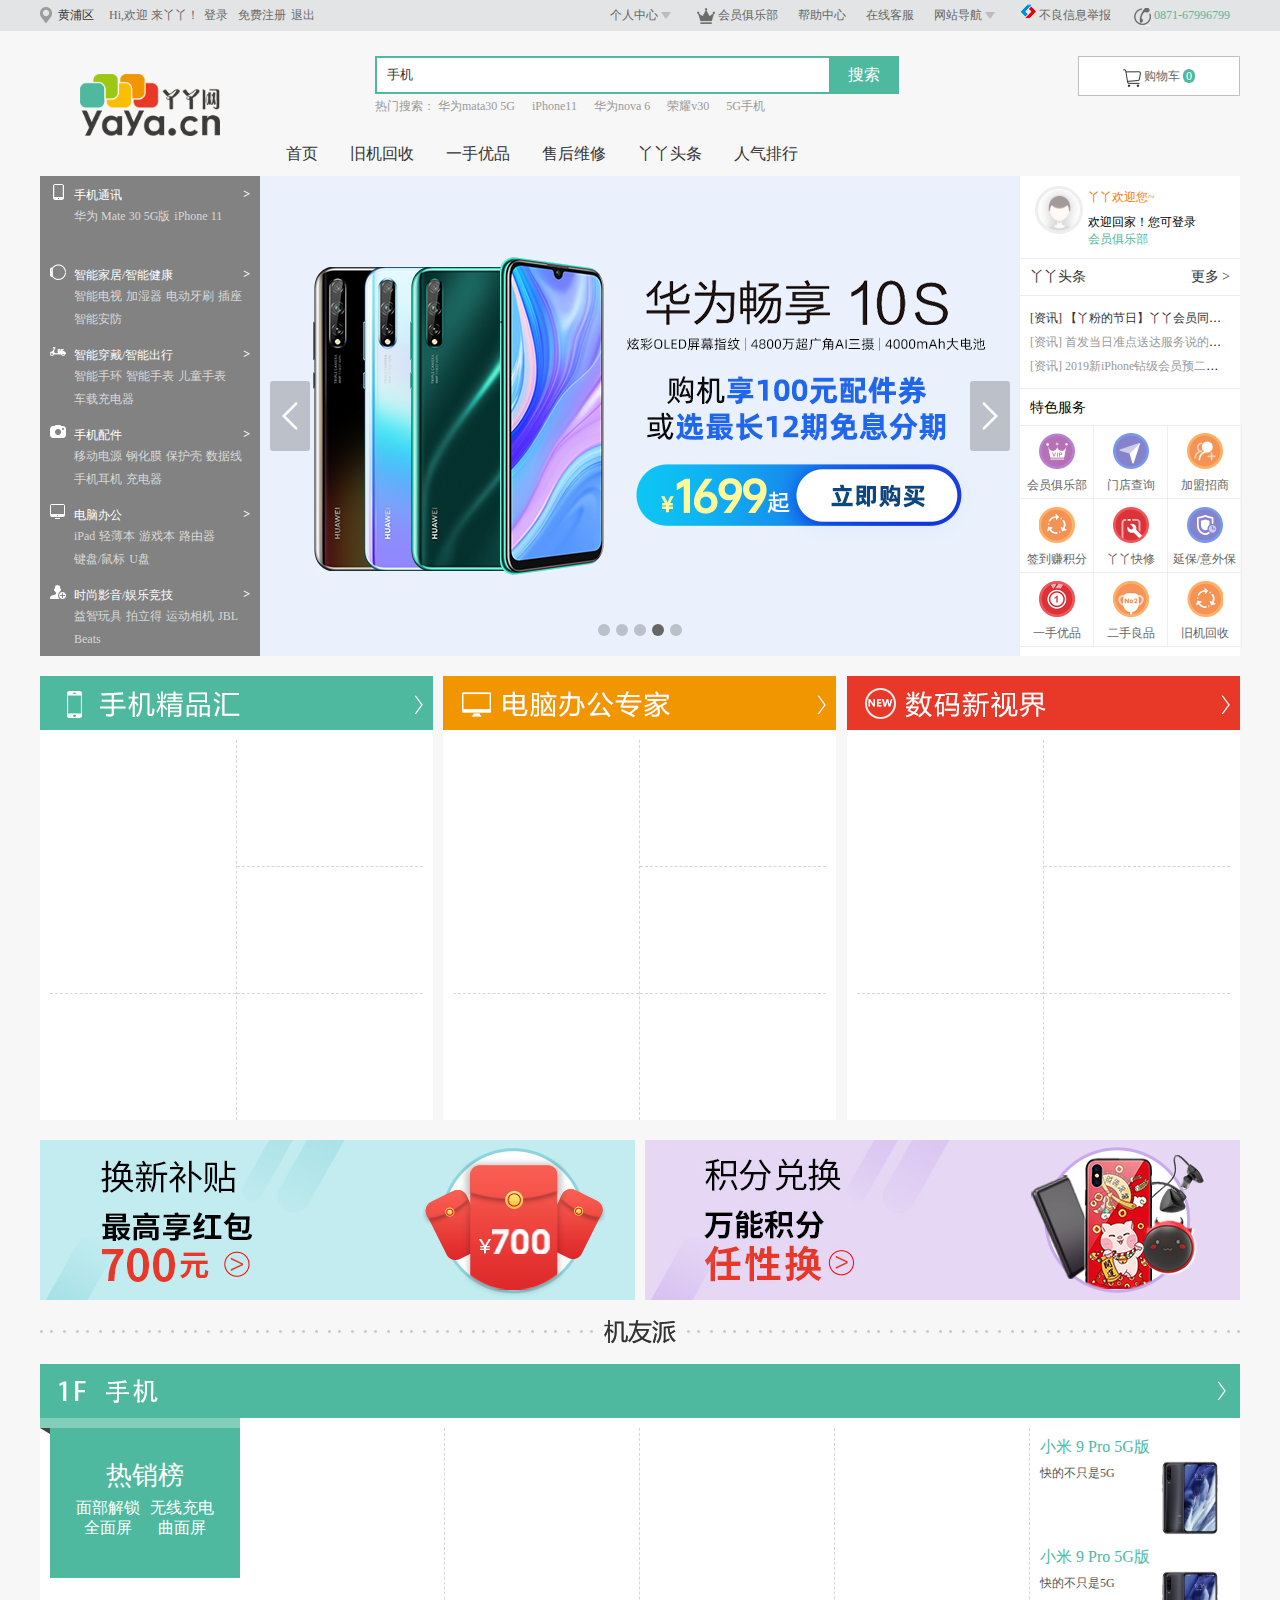
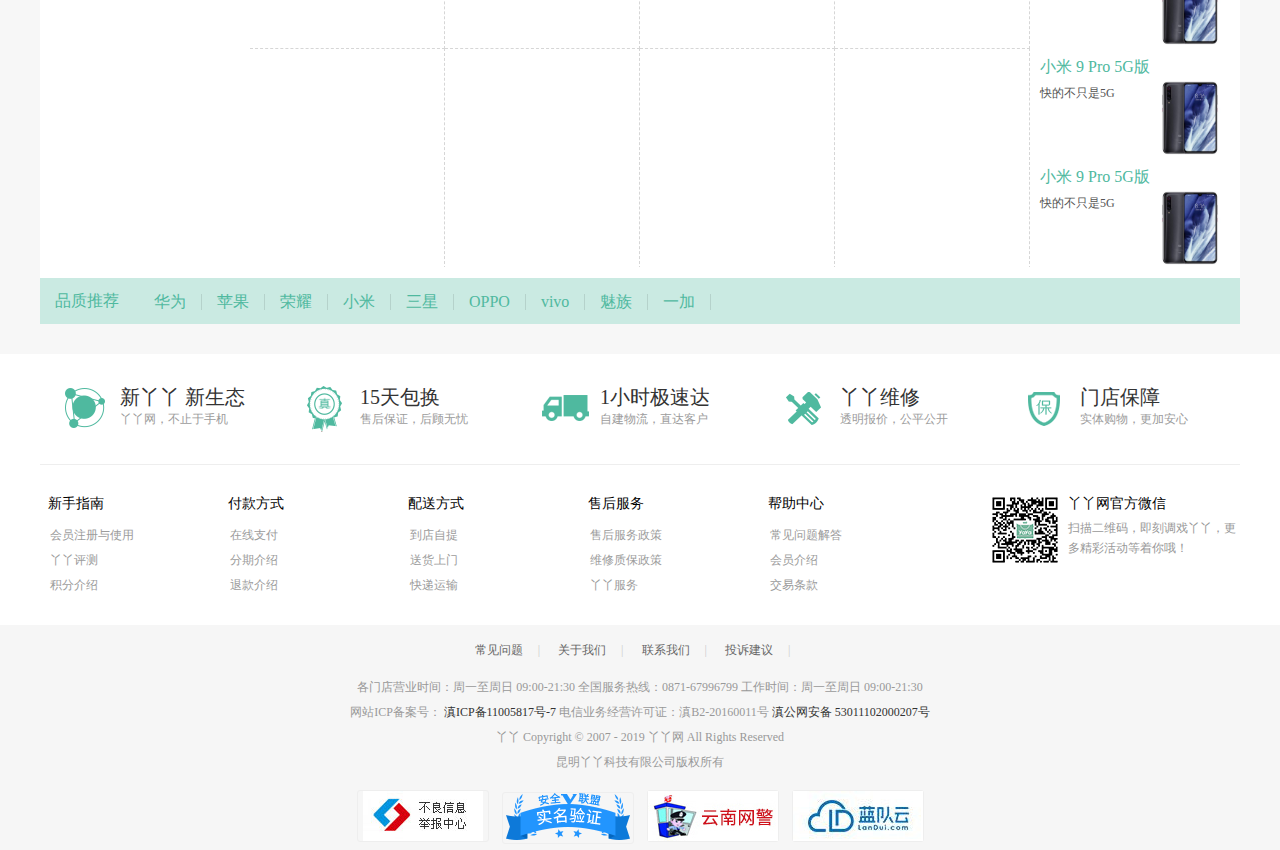
<file: Project_yaya/index.html>
<!DOCTYPE html>
<html lang="en">
<head>
    <meta charset="UTF-8">
    <meta name="viewport" content="width=device-width, initial-scale=1.0">
    <meta http-equiv="X-UA-Compatible" content="ie=edge">
    <title>首页</title>
    <link rel="stylesheet" href="css/public.css">
    <link rel="stylesheet" href="css/index.css">
    <!-- <link rel="stylesheet" href="sass/public.css">
    <link rel="stylesheet" href="sass/index.css"> -->
</head>
<body>
    <div id="top">
        <div class="wrapper">
            <div class="location l"><a href=""><i class="loca"></i>黄浦区</a></div>
            <div class="login l">
                <p>
                    <b class="welcome">Hi,欢迎 <span style="color:#4fb99f;font-weight: 700;"></span> 来丫丫！</b>
                    <a href="login.html" class="lo">登录</a>
                    <a href="register.html" class="re">免费注册</a>
                    <em>退出</em>
                </p>
            </div>
            <div class="menu r">
                <a href="" class="user">个人中心<u></u></a>
                <a href="" class="vip"><i class="vip"></i>会员俱乐部</a>
                <a href="" class="help">帮助中心</a>
                <a href="" class="online">在线客服</a>
                <a href="" class="topnav">网站导航<u></u></a>
                <a href="" class="report"><b class="badinfo"></b>不良信息举报</a>
                <a href="" class="phone"><i class="tel"></i>0871-67996799</a>
            </div>
        </div>
    </div>
    <header>
        <div class="wrapper">
            <div class="logo l"><a href=""><img src="images/yaya.png" alt=""></a></div>
            <div class="search l">
                <div class="searchbox">
                    <form action="">
                        <!-- <input type="text" placeholder="5G手机" class="txt"> -->
                        <div class="txt">
                            <!-- <span>手机</span> -->
                            <input type="text" value="手机">
                            <ul>
                                <li class="active">手机</li>
                                <li>电脑</li>
                            </ul>
                        </div>
                        <input type="text" value="搜索" class="btn">
                    </form>
                </div>
                <div class="hotsearch">
                    <span>热门搜索：</span>
                    <a href="">华为mata30 5G</a>
                    <a href="">iPhone11</a>
                    <a href="">华为nova 6</a>
                    <a href="">荣耀v30</a>
                    <a href="">5G手机</a>
                </div>
            </div>
            <div class="shopcar r">
                <a class="car">
                    <i></i>
                    <span>购物车</span>
                    <b>0</b>
                </a>
            </div>

        </div>
    </header>
    <nav>
        <div class="wrapper rel">
            <div class="nav">
                <a href="" class="one">首页</a>
                <div class="old l first">
                    <a href="" class="one">旧机回收</a>
                    <ul>
                        <li><a href="">二手良品</a></li>
                    </ul>
                </div>
                <a href="" class="one">一手优品</a>
                <div class="fix l first">
                    <a href=""  class="one">售后维修</a>
                    <ul>
                        <li><a href="">售后公告</a></li>
                        <li><a href="">常见问题</a></li>
                    </ul>
                </div>
                <div class="yyhot l first">
                    <a href=""  class="one">丫丫头条</a>
                    <ul>
                        <li><a href="">行业资讯</a></li>
                        <li><a href="">数码测评</a></li>
                    </ul>
                </div>
                <a href="" class="one">人气排行</a>
            </div>
            <div class="nav-menu abs">
                <dl>
                    <dt>
                        <b>
                            <i class="tel"></i>
                            <a href="">手机通讯</a>
                            <s>&gt;</s>
                        </b>
                        <span>
                            <a href="">华为 Mate 30 5G版</a>
                            <a href="">iPhone 11</a>
                        </span>
                    </dt>
                    <dd>
                        <div class="left">
                            <div class="nav-menu-items">
                                <h4>热门品牌</h4>
                                <p>
                                    <a href="">华为</a><span>|</span>
                                    <a href="">苹果</a><span>|</span>
                                    <a href="">荣耀</a><span>|</span>
                                    <a href="">OPPO</a><span>|</span>
                                    <a href="">vivo</a><span>|</span>
                                    <a href="">三星</a><span>|</span>
                                    <a href="">美图</a><span>|</span>
                                    <a href="">魅族</a><span>|</span>
                                    <a href="">一加</a><span>|</span>
                                    <a href="">努比亚</a><span>|</span>
                                    <a href="">realme</a><span>|</span>
                                    <a href="">全部手机</a>
                                </p>
                            </div>
                            <div class="nav-menu-items">
                                <h4>价位</h4>
                                <p>
                                    <a href="">0-599</a><span>|</span>
                                    <a href="">600-999</a><span>|</span>
                                    <a href="">1000-1999</a><span>|</span>
                                    <a href="">2000-2999</a><span>|</span>
                                    <a href="">3000-3999</a><span>|</span>
                                    <a href="">4000-4999</a><span>|</span>
                                    <a href="">5000以上</a>
                                </p> 
                            </div>
                            <div class="nav-menu-items">
                                <h4>网络制式</h4>
                                <p>
                                    <a href="">5G网络</a><span>|</span>
                                    <a href="">4G全网通</a><span>|</span>
                                    <a href="">移动/联通双4G</a><span>|</span>
                                    <a href="">联通4G</a><span>|</span>
                                    <a href="">电信4G</a>
                                </p>
                            </div>
                            <div class="nav-menu-items">
                                <h4>产品特点</h4>
                                <p>
                                    <a href="">屏幕指纹识别</a><span>|</span>
                                    <a href="">面部识别解锁</a><span>|</span>
                                    <a href="">全面屏</a><span>|</span>
                                    <a href="">快速充电</a><span>|</span>
                                    <a href="">无线充电</a><span>|</span>
                                    <a href="">液冷散热</a><span>|</span>
                                    <a href="">双卡双待</a><span>|</span>
                                    <a href="">支持NFC</a>
                                </p>
                            </div>
                            <div class="nav-menu-items">
                                <h4>热销机型</h4>
                                <p>
                                    <a href="">华为 Mate 30 5G版</a><span>|</span>
                                    <a href="">iPhone 11</a><span>|</span>
                                    <a href="">华为 P30 Pro</a><span>|</span>
                                    <a href="">vivo iQOO Pro 5G版</a><span>|</span>
                                    <a href="">荣耀9X</a><span>|</span>
                                    <a href="">红米Note 8 Pro</a><span>|</span>
                                    <a href="">iPhone 11 Pro Max</a><span>|</span>
                                    <a href="">OPPO Reno 2</a><span>|</span>
                                    <a href="">一加手机 7T</a><span>|</span>
                                    <a href="">华为 畅享10 Plus</a>
                                </p>
                            </div>
                            <div class="nav-menu-items">
                                <h4>售后维修</h4>
                                <p>
                                    <a href="">手机维修</a><span>|</span>
                                    <a href="">维修配件价格</a><span>|</span>
                                    <a href="">丫丫服务</a><span>|</span>
                                    <a href="">电池快修</a><span>|</span>
                                    <a href="">显示屏快修</a>
                                </p>
                            </div>
                        </div>
                        <div class="right">
                            <div class="menu-ad">
                                <a href=""><img src="images/华为-P30-Pro.jpg" alt=""></a>
                                <a href="" class="last"><img src="images/荣耀9X.jpg" alt=""></a>
                            </div>
                        </div>
                    </dd>
                </dl>
                <dl>
                    <dt>
                        <b>
                            <i class="home"></i>
                            <a href="">智能家居/智能健康</a>
                            <s>&gt;</s>
    
                        </b>
                        <span>
                            <a href="">智能电视</a>
                            <a href="">加湿器</a>
                            <a href="">电动牙刷</a>
                            <a href="">插座</a>
                            <a href="">智能安防</a>
                        </span>
                    </dt>
                    <dd>
                        <div class="left">
                            <div class="nav-menu-items">       
                                <h4>热门品牌</h4>
                                <p>
                                    <a href="">荣耀</a><span>|</span>
                                    <a href="">小米</a><span>|</span>
                                    <a href="">乐心</a><span>|</span>
                                    <a href="">南极人</a><span>|</span>
                                    <a href="">飞利浦</a>
                                </p>
                            </div>
                            <div class="nav-menu-items">  
                                <h4>生活周边</h4>
                                <p>
                                    <a href="">电子烟</a><span>|</span>
                                    <a href="">路由器</a><span>|</span>
                                    <a href="">插座</a><span>|</span>
                                    <a href="">电池</a>
                                </p>
                            </div>
                            <div class="nav-menu-items">
                                <h4>智能电器</h4>
                                <p>
                                    <a href="">加湿器</a><span>|</span>
                                    <a href="">灯光照明</a><span>|</span>
                                    <a href="">榨汁机</a><span>|</span>
                                    <a href="">扫地机器人</a><span>|</span>
                                    <a href="">厨房小电</a><span>|</span>
                                    <a href="">除螨仪</a>
                                </p>
                            </div>
                            <div class="nav-menu-items">
                                <h4>电视/盒子</h4>
                                <p>
                                    <a href="">华为智慧屏</a><span>|</span>
                                    <a href="">荣耀智慧屏</a><span>|</span>
                                    <a href="">小米电视</a><span>|</span>
                                    <a href="">小米盒子</a><span>|</span>
                                    <a href="">荣耀盒子</a>
                                </p>
                            </div>
                            <div class="nav-menu-items">
                                <h4>智能安防</h4>
                                <p>
                                    <a href="">智能门锁</a><span>|</span>
                                    <a href="">智能摄像头</a><span>|</span>
                                    <a href="">电子猫眼/门铃</a>
                                </p>
                            </div>
                            <div class="nav-menu-items">
                                <h4>智能健康</h4>
                                <p>
                                    <a href="">电动牙刷</a><span>|</span>
                                    <a href="">剃须刀</a><span>|</span>
                                    <a href="">体脂秤</a><span>|</span>
                                    <a href="">按摩设备</a>
                                </p>
                            </div>
                        </div>
                        <div class="right">
                            <div class="menu-ad">
                                <a href=""><img src="images/10L智能感应垃圾桶.jpg" alt=""></a>
                                <a href="" class="last"><img src="images/Booster-E-按摩枪.jpg" alt=""></a>
                            </div>
                        </div>
                    </dd>
                </dl>
                <dl>
                    <dt>
                        <b>
                            <i class="wear"></i>
                            <a href="">智能穿戴/智能出行</a>
                            <s>&gt;</s>
                        </b>
                        <span>
                            <a href="">智能手环</a>
                            <a href="">智能手表</a>
                            <a href="">儿童手表</a>
                            <a href="">车载充电器</a>
                        </span>
                    </dt>
                    <dd>
                        <div class="left">
                            <div class="nav-menu-items">
                                <h4>热门品牌</h4>
                                <p>
                                    <a href="">苹果</a><span>|</span>
                                    <a href="">华为</a><span>|</span>
                                    <a href="">小米</a><span>|</span>
                                    <a href="">小天才</a><span>|</span>
                                    <a href="">AMAZFIT</a><span>|</span>
                                    <a href="">三星</a>
                                </p>
                            </div>
                            <div class="nav-menu-items">
                                <h4>智能手环</h4>
                                <p>
                                    <a href="">华为</a><span>|</span>
                                    <a href="">荣耀</a><span>|</span>
                                    <a href="">小米</a>
                                </p>
                            </div>
                            <div class="nav-menu-items">
                                <h4>智能手表</h4>
                                <p>
                                    <a href="">华为</a><span>|</span>
                                    <a href="">苹果</a><span>|</span>
                                    <a href="">荣耀</a><span>|</span>
                                    <a href="">三星</a>
                                </p>
                            </div>
                            <div class="nav-menu-items">
                                <h4>儿童手表</h4>
                                <p>
                                    <a href="">华为</a><span>|</span>
                                    <a href="">小天才</a>
                                </p>
                            </div>
                            <div class="nav-menu-items">
                                <h4>智能车载</h4>
                                <p>
                                    <a href="">车载支架</a><span>|</span>
                                    <a href="">车载蓝牙</a><span>|</span>
                                    <a href="">车载充电器</a><span>|</span>
                                    <a href="">行车记录仪</a>
                                </p>
                            </div>
                        </div>
                        <div class="right">
                            <div class="menu-ad">
                                <a href=""><img src="images/小米手环4 标准版.jpg" alt=""></a>
                                <a href="" class="last"><img src="images/华为Watch-GT手表.jpg" alt=""></a>
                            </div>
                        </div>
                    </dd>
                </dl>
                <dl>
                    <dt>
                        <b>
                            <i class="parts"></i>
                            <a href="">手机配件</a>
                            <s>&gt;</s>
                        </b>
                        <span>
                            <a href="">移动电源</a>
                            <a href="">钢化膜</a>
                            <a href="">保护壳</a>
                            <a href="">数据线</a>
                            <a href="">手机耳机</a>
                            <a href="">充电器</a>
                        </span>
                    </dt>
                    <dd>
                        <div class="left">
                            <div class="nav-menu-items">
                                <h4>保护壳</h4>
                                <p>
                                    <a href="">华为保护壳</a><span>|</span>
                                    <a href="">苹果保护壳</a><span>|</span>
                                    <a href="">荣耀保护壳</a><span>|</span>
                                    <a href="">三星保护壳</a><span>|</span>
                                    <a href="">OPPO保护壳</a><span>|</span>
                                    <a href="">vivo保护壳</a><span>|</span>
                                    <a href="">小米保护壳</a><span>|</span>
                                    <a href="">魅族保护壳</a><span>|</span>
                                    <a href="">平板保护壳</a><span>|</span>
                                    <a href="">其他</a>
                                </p>
                            </div>
                            <div class="nav-menu-items">
                                <h4>保护膜</h4>
                                <p>
                                    <a href="">苹果保护膜</a><span>|</span>
                                    <a href="">华为保护膜</a><span>|</span>
                                    <a href="">荣耀保护膜</a><span>|</span>
                                    <a href="">三星保护膜</a><span>|</span>
                                    <a href="">OPPO保护膜</a><span>|</span>
                                    <a href="">vivo保护膜</a><span>|</span>
                                    <a href="">小米保护膜</a><span>|</span>
                                    <a href="">魅族保护膜</a><span>|</span>
                                    <a href="">平板保护膜</a><span>|</span>
                                    <a href="">其他</a>
                            </div>
                            <div class="nav-menu-items">
                                <h4>数据线</h4>
                                <p>
                                    <a href="">快充数据线</a><span>|</span>
                                    <a href="">苹果数据线</a><span>|</span>
                                    <a href="">MFI认证线</a><span>|</span>
                                    <a href="">安卓Type-C数据线</a><span>|</span>
                                    <a href="">安卓Micro数据线</a><span>|</span>
                                    <a href="">多合一数据线</a><span>|</span>
                                    <a href="">转接头</a>
                                </p>
                            </div>
                            <div class="nav-menu-items">
                                <h4>移动电源</h4>
                                <p>
                                    <a href="">超轻薄</a><span>|</span>
                                    <a href="">双向快充</a><span>|</span>
                                    <a href="">自带线</a><span>|</span>
                                    <a href="">无线输出</a><span>|</span>
                                    <a href="">苹果输入</a><span>|</span>
                                    <a href="">Type-C输入</a><span>|</span>
                                    <a href="">安卓Micro输入</a><span>|</span>
                                    <a href="">单口输出</a><span>|</span>
                                    <a href="">多口输出</a><span>|</span>
                                    <a href="">电量数字显示</a>
                                </p>
                            </div>
                            <div class="nav-menu-items">
                                <h4>充电器</h4>
                                <p>
                                    <a href="">无线充电器</a><span>|</span>
                                    <a href="">快充充电器</a><span>|</span>
                                    <a href="">多口充电器</a><span>|</span>
                                    <a href="">单口充电器</a><span>|</span>
                                    <a href="">车载充电器</a>
                                </p>
                            </div>
                            <div class="nav-menu-items">
                                <h4>手机耳机</h4>
                                <p>
                                    <a href="">华为耳机</a><span>|</span>
                                    <a href="">苹果耳机</a><span>|</span>
                                    <a href="">荣耀耳机</a><span>|</span>
                                    <a href="">小米耳机</a><span>|</span>
                                    <a href="">三星耳机</a><span>|</span>
                                    <a href="">OPPO耳机</a><span>|</span>
                                    <a href="">vivo耳机</a><span>|</span>
                                    <a href="">一加耳机</a>
                                </p>
                            </div>
                            <div class="nav-menu-items">
                                <h4>手机周边</h4>
                                <p>
                                    <a href="">存储卡</a><span>|</span>
                                    <a href="">指环扣/支架</a><span>|</span>
                                    <a href="">自拍杆</a><span>|</span>
                                    <a href="">读卡器</a><span>|</span>
                                    <a href="">触控笔</a>
                                </p>
                            </div>
                        </div>
                        <div class="right">
                            <div class="menu-ad">
                                <a href=""><img src="images/AirPods-2代.jpg" alt=""></a>
                                <a href="" class="last"><img src="images/乐物MFI认证快充线.jpg" alt=""></a>
                            </div>
                        </div>
                    </dd>
                </dl>
                <dl>
                    <dt>
                        <b>
                            <i class="computer"></i>
                            <a href="">电脑办公</a>
                            <s>&gt;</s>
                        </b>
                        <span>
                            <a href="">iPad</a>
                            <a href="">轻薄本</a>
                            <a href="">游戏本</a>
                            <a href="">路由器</a>
                            <a href="">键盘/鼠标</a>
                            <a href="">U盘</a>
                        </span>
                    </dt>
                    <dd>
                        <div class="left">
                            <div class="nav-menu-items">
                                <h4>电脑办公</h4>
                                <p>
                                    <a href="">苹果</a><span>|</span>
                                    <a href="">华为</a><span>|</span>
                                    <a href="">荣耀</a><span>|</span>
                                    <a href="">联想</a><span>|</span>
                                    <a href="">小米</a><span>|</span>
                                    <a href="">华硕</a><span>|</span>
                                    <a href="">戴尔</a><span>|</span>
                                    <a href="">惠普</a><span>|</span>
                                    <a href="">微软</a><span>|</span>
                                    <a href="">机械革命</a><span>|</span>
                                    <a href="">微星</a><span>|</span>
                                    <a href="">神舟</a><span>|</span>
                                    <a href="">宏碁</a><span>|</span>
                                    <a href="">一体机</a><span>|</span>
                                    <a href="">品牌台式机</a><span>|</span>
                                    <a href="">U盘</a>
                                </p>
                            </div>
                            <div class="nav-menu-items">
                                <h4>平板</h4>
                                <p>
                                    <a href="">苹果</a><span>|</span>
                                    <a href="">华为</a><span>|</span>
                                    <a href="">荣耀</a><span>|</span>
                                    <a href="">小米</a><span>|</span>
                                    <a href="">微软</a><span>|</span>
                                    <a href="">亚马逊</a>
                                </p>
                            </div>
                            <div class="nav-menu-items">
                                <h4>外设产品</h4>
                                <p>
                                    <a href="">鼠标</a><span>|</span>
                                    <a href="">键盘</a><span>|</span>
                                    <a href="">键鼠套</a><span>|</span>
                                    <a href="">U盘</a><span>|</span>
                                    <a href="">移动硬盘</a><span>|</span>
                                    <a href="">鼠标垫</a><span>|</span>
                                    <a href="">转接线</a><span>|</span>
                                    <a href="">适配器</a><span>|</span>
                                    <a href="">保护膜</a><span>|</span>
                                    <a href="">散热器</a><span>|</span>
                                    <a href="">防辐射眼镜</a><span>|</span>
                                    <a href="">电脑包</a><span>|</span>
                                    <a href="">清洁套装</a><span>|</span>
                                    <a href="">其他推荐</a>
                                </p>
                            </div>
                            <div class="nav-menu-items">
                                <h4>网络产品</h4>
                                <p>
                                    <a href="">路由器</a><span>|</span>
                                    <a href="">无线接收装置</a><span>|</span>
                                    <a href="">随行WiFi</a><span>|</span>
                                    <a href="">网线</a>
                                </p>
                            </div>
                            <div class="nav-menu-items">
                                <h4>办公设备</h4>
                                <p>
                                    <a href="">投影仪</a><span>|</span>
                                    <a href="">投影仪配件</a><span>|</span>
                                    <a href="">打印机</a><span>|</span>
                                    <a href="">办公耗材</a><span>|</span>
                                    <a href="">更多</a>
                                </p>
                            </div>
                        </div>
                        <div class="right">
                            <div class="menu-ad">
                                <a href=""><img src="images/首页产品推荐.jpg" alt=""></a>
                                <a href="" class="last"><img src="images/MacBook-Air-2019款.jpg" alt=""></a>
                            </div>
                        </div>
                    </dd>
                </dl>
                <dl>
                    <dt>
                        <b>
                            <i class="fashion"></i>
                            <a href="">时尚影音/娱乐竞技</a>
                            <s>&gt;</s>
                        </b>
                        <span>
                            <a href="">益智玩具</a>
                            <a href="">拍立得</a>
                            <a href="">运动相机</a>
                            <a href="">JBL</a>
                            <a href="">Beats</a>
                        </span>
                    </dt>
                    <dd>
                        <div class="left">
                            <div class="nav-menu-items">
                                <h4>热门品牌</h4>
                                <p>
                                    <a href="">Beats</a><span>|</span>
                                    <a href="">JBL</a><span>|</span>
                                    <a href="">哈曼卡顿</a><span>|</span>
                                    <a href="">B&O</a><span>|</span>
                                    <a href="">Bose</a><span>|</span>
                                    <a href="">漫步者</a><span>|</span>
                                    <a href="">索尼</a><span>|</span>
                                    <a href="">大疆</a>
                                </p>
                            </div>
                            <div class="nav-menu-items">
                                <h4>儿童专区</h4>
                                <p>
                                    <a href="">儿童手表</a><span>|</span>
                                    <a href="">儿童玩具</a><span>|</span>
                                    <a href="">益智教育</a>
                                </p>
                            </div>
                            <div class="nav-menu-items">
                                <h4>耳机耳麦</h4>
                                <p>
                                    <a href="">华为</a><span>|</span>
                                    <a href="">苹果</a><span>|</span>
                                    <a href="">Beats</a><span>|</span>
                                    <a href="">SONY</a><span>|</span>
                                    <a href="">JBL</a><span>|</span>
                                    <a href="">B&O</a><span>|</span>
                                    <a href="">三星</a><span>|</span>
                                    <a href="">小鸟</a><span>|</span>
                                    <a href="">韶音</a><span>|</span>
                                    <a href="">其他</a>
                                </p>
                            </div>
                            <div class="nav-menu-items">
                                <h4>音箱/音响</h4>
                                <p>
                                    <a href="">哈曼卡顿</a><span>|</span>
                                    <a href="">Bose</a><span>|</span>
                                    <a href="">JBL</a><span>|</span>
                                    <a href="">华为</a><span>|</span>
                                    <a href="">SONY</a><span>|</span>
                                    <a href="">漫步者</a><span>|</span>
                                    <a href="">B&O</a>
                                </p>
                            </div>
                            <div class="nav-menu-items">
                                <h4>无人机</h4>
                                <p>
                                    <a href="">大疆悟</a><span>|</span>
                                    <a href="">大疆御</a><span>|</span>
                                    <a href="">大疆云台</a>
                                </p>
                            </div>
                            <div class="nav-menu-items">
                                <h4>数码产品</h4>
                                <p>
                                    <a href="">相机</a><span>|</span>
                                    <a href="">拍立得</a><span>|</span>
                                    <a href="">翻译机</a><span>|</span>
                                    <a href="">播放器</a>
                                </p>
                            </div>
                            <div class="nav-menu-items">
                                <h4>蓝牙耳机</h4>
                                <p>
                                    <a href="">苹果</a><span>|</span>
                                    <a href="">华为</a><span>|</span>
                                    <a href="">荣耀</a>
                                </p>
                            </div>
                        </div>
                        <div class="right">
                            <div class="menu-ad">
                                <a href=""><img src="images/华为FreeBuds-2-Pro.jpg" alt=""></a>
                                <a href="" class="last"><img src="images/特技漂移攀爬车.jpg" alt=""></a>
                            </div>
                        </div>
                    </dd>
                </dl>
            </div>
        </div>
    </nav>
    <div id="banner-bg">
        <div class="wrapper rel">
            <div class="banner rel">
                <ul class="banner-bd rel">
                    <li class="first"><a href=""><img src="images/20191205095355_0141.jpg" alt=""></a></li>
                    <li><a href=""><img src="images/20191205194243_2036.jpg" alt=""></a></li>
                    <li><a href=""><img src="images/20191130190437_3161.jpg" alt=""></a></li>
                    <li><a href=""><img src="images/20191122091756_7625.jpg" alt=""></a></li>
                    <li><a href=""><img src="images/20191205000034_6333.jpg" alt=""></a></li>
                </ul>
                <!-- <ul class="banner-hd abs">
                    <li>1</li>
                    <li>2</li>
                    <li>3</li>
                    <li>4</li>
                    <li>5</li>
                </ul> -->
                <a class="btn btn-l l"></a>
                <a class="btn btn-r r"></a>
            </div>
            <div class="side-box abs">
                <div class="user-login">
                    <dl>
                        <dt>
                            <a href="" class="userimg"><img src="images/empty.png" alt=""></a>
                        </dt>
                        <dd>
                            <p>丫丫欢迎您~</p>
                            <!-- <a href="login.html">登录</a>
                            <a href="register.html">注册</a> -->
                        </dd>
                    </dl>
                    <div>
                        欢迎回家！您可登录<br>
                        <a href="">会员俱乐部</a>
                    </div>
                </div>
                <div class="notice">
                    <h3>
                        <a href="">丫丫头条</a>
                        <span><a href="">更多&nbsp;></a></span>
                    </h3>
                    <ul>
                        <li class="first">
                            <a href="">
                                <i>[资讯]</i>
                                【丫粉的节日】丫丫会员同溶解热减肥的
                            </a>
                        </li>
                        <li>
                            <a href="">
                                <i>[资讯]</i>
                                首发当日准点送达服务说的发错地方
                            </a>
                        </li>
                        <li>
                            <a href="">
                                <i>[资讯]</i>
                                2019新iPhone钻级会员预二夫人大V浮动
                            </a>
                        </li>
                    </ul>
                </div>
                <div class="service">
                    <h3>特色服务</h3>
                    <div class="service-menu">
                        <a href=""><i class="i1"></i><span>会员俱乐部</span></a>
                        <a href=""><i class="i2"></i><span>门店查询</span></a>
                        <a href=""><i class="i3"></i><span>加盟招商</span></a>
                        <a href=""><i class="i4"></i><span>签到赚积分</span></a>
                        <a href=""><i class="i5"></i><span>丫丫快修</span></a>
                        <a href=""><i class="i6"></i><span>延保/意外保</span></a>
                        <a href=""><i class="i7"></i><span>一手优品</span></a>
                        <a href=""><i class="i8"></i><span>二手良品</span></a>
                        <a href=""><i class="i9"></i><span>旧机回收</span></a>
                    </div>
                </div>
            </div>
        </div>
    </div>
    <div id="homebox">
        <div class="wrapper">
            <div class="go-troika floor">
                <div class="troika-l l tro">
                    <div class="troika-title">
                        <a href=""><img src="images/20180907160320_9376.png" alt=""></a>
                    </div>
                    <div class="troika-body">
                        <div class="left">
                            <a href="" class="big">
                                <!-- <div class="tip">
                                    <h3>Apple iPhone 11 全网通</h3>
                                    <p>全新双摄系统取景</p>
                                </div>
                                <img src="images/20190925175249_7166.png" alt=""> -->
                            </a>
                            <a href="">
                                <!-- <div class="tip">
                                    <h3>vivo NEX 3 5G版</h3>
                                    <p>未来无界</p>
                                </div>
                                <img src="images/20190723161425614.jpg" alt=""> -->
                            </a>
                        </div>
                        <div class="right">
                            <a href="" class="bl">
                                <!-- <div class="tip">
                                    <h3>华为 畅享10 Plus 全网通版</h3>
                                    <p>前置悬浮式镜头</p>
                                </div>
                                <img src="images/20190905153145998.jpg" alt=""> -->
                            </a>
                            <a href="" class="bl">
                                <!-- <div class="tip">
                                    <h3>OPPO Reno 2 全网通版</h3>
                                    <p>变焦四摄 视频防抖</p>
                                </div>
                                <img src="images/20191008113759261.jpg" alt=""> -->
                            </a>
                            <a href="">
                                <!-- <div class="tip">
                                    <h3>华为 P30 全网通版</h3>
                                    <p>影像之美</p>
                                </div>
                                <img src="images/20190618233059899.jpg" alt=""> -->
                            </a>
                        </div>
                    </div>
                </div>
                <div class="troika-c l tro">
                    <div class="troika-title">
                        <a href=""><img src="images/20180907162851_5274.png" alt=""></a>
                    </div>
                    <div class="troika-body">
                        <div class="left">
                            <a href="" class="big">
                                <!-- <div class="tip">
                                    <h3>Apple iPhone 11 全网通</h3>
                                    <p>全新双摄系统取景</p>
                                </div>
                                <img src="images/20190603170715881.jpg" alt=""> -->
                            </a>
                            <a href="">
                                <!-- <div class="tip">
                                    <h3>vivo NEX 3 5G版</h3>
                                    <p>未来无界</p>
                                </div>
                                <img src="images/20190505201748206.jpg" alt=""> -->
                            </a>
                        </div>
                        <div class="right">
                            <a href="" class="bl">
                                <!-- <div class="tip">
                                    <h3>华为 畅享10 Plus 全网通版</h3>
                                    <p>前置悬浮式镜头</p>
                                </div>
                                <img src="images/20190603170715881.jpg" alt=""> -->
                            </a>
                            <a href="" class="bl">
                                <!-- <div class="tip">
                                    <h3>OPPO Reno 2 全网通版</h3>
                                    <p>变焦四摄 视频防抖</p>
                                </div>
                                <img src="images/20190829142246824.jpg" alt=""> -->
                            </a>
                            <a href="">
                                <!-- <div class="tip">
                                    <h3>华为 P30 全网通版</h3>
                                    <p>影像之美</p>
                                </div>
                                <img src="images/2019061309311847.jpg" alt=""> -->
                            </a>
                        </div>
                    </div>
                </div>
                <div class="troika-r r tro">
                    <div class="troika-title">
                        <a href=""><img src="images/20180907160422_4364.png" alt=""></a>
                    </div>
                    <div class="troika-body">
                        <div class="left">
                            <a href="" class="big">
                                <!-- <div class="tip">
                                    <h3>Apple iPhone 11 全网通</h3>
                                    <p>全新双摄系统取景</p>
                                </div>
                                <img src="images/20181220170406300.jpg" alt=""> -->
                            </a>
                            <a href="">
                                <!-- <div class="tip">
                                    <h3>vivo NEX 3 5G版</h3>
                                    <p>未来无界</p>
                                </div>
                                <img src="images/20190809112911641.jpg" alt=""> -->
                            </a>
                        </div>
                        <div class="right">
                            <a href=""  class="bl">
                                <!-- <div class="tip">
                                    <h3>华为 畅享10 Plus 全网通版</h3>
                                    <p>前置悬浮式镜头</p>
                                </div>
                                <img src="images/20190821143008894.jpg" alt=""> -->
                            </a>
                            <a href=""  class="bl">
                                <!-- <div class="tip">
                                    <h3>OPPO Reno 2 全网通版</h3>
                                    <p>变焦四摄 视频防抖</p>
                                </div>
                                <img src="images/20190521112143561.jpg" alt=""> -->
                            </a>
                            <a href="">
                                <!-- <div class="tip">
                                    <h3>华为 P30 全网通版</h3>
                                    <p>影像之美</p>
                                </div>
                                <img src="images/20190521173143970.jpg" alt=""> -->
                            </a>
                        </div>
                    </div>
                </div>
            </div>
            <div class="sub-logo floor">
                <div class="left l rel">
                    <a href="">
                        <img src="images/20190530150545_1101.png" alt="">
                        <div class="sh-tip abs">
                            <img src="images/20190401155843_5728.png" alt="">
                        </div>
                    </a>
                </div>
                <div class="right r rel">
                    <a href="">
                        <img src="images/20190401144333_8363.png" alt="">
                        <div class="sh-tip abs">
                            <img src="images/20190401155837_6860.png" alt="">
                        </div>
                    </a>
                </div>
            </div>
            <div class="go-product floor">
                <div class="phone">
                    <div class="title">
                        <img src="images/jiyoupai.png" alt="">
                    </div>
                    <div class="go-floor1">
                        <div class="floor-title">
                            <a href="">
                                <img src="images/20180907173540_8663.png" alt="">
                            </a>
                        </div>
                        <div class="floor-main">
                            <div class="left-AD l">
                                <a href="" class="rel">
                                    <!-- <div class="diy-tip abs">
                                        <h3>华为 Mate 30 全网通4G版</h3>
                                        <p>重构想象</p>
                                    </div>
                                    <img src="images/20191022140107_8877.png" alt=""> -->
                                </a>
                                <div class="bottomAD rel">
                                    <a href="" class="abs over anim-zoom">
                                        华为 Mate 30 全网通4G版
                                        <em>></em>
                                    </a>
                                    <dl>
                                        <dt>热销榜</dt>
                                        <dd>
                                            <span><a href="">面部解锁</a></span>
                                            <span><a href="">无线充电</a></span>
                                            <span><a href="">全面屏</a></span>
                                            <span><a href="">曲面屏</a></span>
                                        </dd>
                                    </dl>
                                </div>
                            </div>
                            <div class="shop-list l">
                                <ul>
                                    <li>
                                        <a href="">
                                            <!-- <div class="diy-tip">
                                                <h3>iPhone 11 Pro Max 全网通版</h3>
                                                <p>iPhone 新品</p>
                                                <div class="get-price">￥8599.00</div>
                                            </div>
                                            <img src="images/20190911114650113.jpg" alt=""> -->
                                        </a>
                                    </li>
                                    <li>
                                        <a href="">
                                            <!-- <div class="diy-tip">
                                                <h3>iPhone 11 Pro Max 全网通版</h3>
                                                <p>iPhone 新品</p>
                                                <div class="get-price">￥8599.00</div>
                                            </div>
                                            <img src="images/20190911114650113.jpg" alt=""> -->
                                        </a>
                                    </li>
                                    <li>
                                        <a href="">
                                            <!-- <div class="diy-tip">
                                                <h3>iPhone 11 Pro Max 全网通版</h3>
                                                <p>iPhone 新品</p>
                                                <div class="get-price">￥8599.00</div>
                                            </div>
                                            <img src="images/20190911114650113.jpg" alt=""> -->
                                        </a>
                                    </li>
                                    <li>
                                        <a href="">
                                            <!-- <div class="diy-tip">
                                                <h3>iPhone 11 Pro Max 全网通版</h3>
                                                <p>iPhone 新品</p>
                                                <div class="get-price">￥8599.00</div>
                                            </div>
                                            <img src="images/20190911114650113.jpg" alt=""> -->
                                        </a>
                                    </li>
                                    <li>
                                        <a href="">
                                            <!-- <div class="diy-tip">
                                                <h3>iPhone 11 Pro Max 全网通版</h3>
                                                <p>iPhone 新品</p>
                                                <div class="get-price">￥8599.00</div>
                                            </div>
                                            <img src="images/20190911114650113.jpg" alt=""> -->
                                        </a>
                                    </li>
                                    <li>
                                        <a href="">
                                            <!-- <div class="diy-tip">
                                                <h3>iPhone 11 Pro Max 全网通版</h3>
                                                <p>iPhone 新品</p>
                                                <div class="get-price">￥8599.00</div>
                                            </div>
                                            <img src="images/20190911114650113.jpg" alt=""> -->
                                        </a>
                                    </li>
                                    <li>
                                        <a href="">
                                            <!-- <div class="diy-tip">
                                                <h3>iPhone 11 Pro Max 全网通版</h3>
                                                <p>iPhone 新品</p>
                                                <div class="get-price">￥8599.00</div>
                                            </div>
                                            <img src="images/20190911114650113.jpg" alt=""> -->
                                        </a>
                                    </li>
                                    <li>
                                        <a href="">
                                            <!-- <div class="diy-tip">
                                                <h3>iPhone 11 Pro Max 全网通版</h3>
                                                <p>iPhone 新品</p>
                                                <div class="get-price">￥8599.00</div>
                                            </div>
                                            <img src="images/20190911114650113.jpg" alt=""> -->
                                        </a>
                                    </li>
                                </ul>
                            </div>
                            <div class="rightAD r">
                                <a href="" class="rel">
                                    <div class="diy-tip">
                                        <h3>小米 9 Pro 5G版</h3>
                                        <p>快的不只是5G</p>
                                    </div>
                                    <img src="images/灏忕背9 Pro.jpg" alt="">
                                </a>
                                <a href="">
                                    <div class="diy-tip">
                                        <h3>小米 9 Pro 5G版</h3>
                                        <p>快的不只是5G</p>
                                    </div>
                                    <img src="images/灏忕背9 Pro.jpg" alt="">
                                </a>
                                <a href="">
                                    <div class="diy-tip">
                                        <h3>小米 9 Pro 5G版</h3>
                                        <p>快的不只是5G</p>
                                    </div>
                                    <img src="images/灏忕背9 Pro.jpg" alt="">
                                </a>
                                <a href="">
                                    <div class="diy-tip">
                                        <h3>小米 9 Pro 5G版</h3>
                                        <p>快的不只是5G</p>
                                    </div>
                                    <img src="images/灏忕背9 Pro.jpg" alt="">
                                </a>
                            </div>
                        </div>
                        <div class="brand-link rel">
                            <div class="link-list abs">
                                <span>品质推荐</span>
                                <a href="">华为</a>
                                <a href="">苹果</a>
                                <a href="">荣耀</a>
                                <a href="">小米</a>
                                <a href="">三星</a>
                                <a href="">OPPO</a>
                                <a href="">vivo</a>
                                <a href="">魅族</a>
                                <a href="">一加</a>
                            </div>
                            <div class="link-bg"></div>
                        </div>
                    </div>
                </div>
            </div>
        </div>
    </div>
    <footer>
        <div class="wrapper">
            <div class="promise">
                <a href="">
                    <dl>
                        <dt class="d1"></dt>
                        <dd>
                            <h4>新丫丫 新生态</h4>
                            <p>丫丫网，不止于手机</p>
                        </dd>
                    </dl>
                </a>
                <a href="">
                    <dl>
                        <dt class="d2"></dt>
                        <dd>
                            <h4>15天包换</h4>
                            <p>售后保证，后顾无忧</p>
                        </dd>
                    </dl>
                </a>
                <a href="">
                    <dl>
                        <dt class="d3"></dt>
                        <dd>
                            <h4>1小时极速达</h4>
                            <p>自建物流，直达客户</p>
                        </dd>
                    </dl>
                </a>
                <a href="">
                    <dl>
                        <dt class="d4"></dt>
                        <dd>
                            <h4>丫丫维修</h4>
                            <p>透明报价，公平公开</p>
                        </dd>
                    </dl>
                </a>
                <a href="">
                    <dl>
                        <dt class="d5"></dt>
                        <dd>
                            <h4>门店保障</h4>
                            <p>实体购物，更加安心</p>
                        </dd>
                    </dl>
                </a>
            </div>
            <div class="foot-help">
                <dl>
                    <dt>新手指南</dt>
                    <dd>
                        <a href="">会员注册与使用</a>
                        <a href="">丫丫评测</a>
                        <a href="">积分介绍</a>
                    </dd>
                </dl>
                <dl>
                    <dt>付款方式</dt>
                    <dd>
                        <a href="">在线支付</a>
                        <a href="">分期介绍</a>
                        <a href="">退款介绍</a>
                    </dd>
                </dl>
                <dl>
                    <dt>配送方式</dt>
                    <dd>
                        <a href="">到店自提</a>
                        <a href="">送货上门</a>
                        <a href="">快递运输</a>
                    </dd>
                </dl>
                <dl>
                    <dt>售后服务</dt>
                    <dd>
                        <a href="">售后服务政策</a>
                        <a href="">维修质保政策</a>
                        <a href="">丫丫服务</a>
                    </dd>
                </dl>
                <dl>
                    <dt>帮助中心</dt>
                    <dd>
                        <a href="">常见问题解答</a>
                        <a href="">会员介绍</a>
                        <a href="">交易条款</a>
                    </dd>
                </dl>
                <dl class="foot-sns">
                    <dt></dt>
                    <dd>
                        <h4>丫丫网官方微信</h4>
                        <p>扫描二维码，即刻调戏丫丫，更多精彩活动等着你哦！</p>
                    </dd>
                </dl>
            </div>
        </div>
    </footer>
    <div id="bottom">
        <div class="wrapper">
            <div class="foot-nav">
                <a href="">常见问题</a><i>|</i>
                <a href="">关于我们</a><i>|</i>
                <a href="">联系我们</a><i>|</i>
                <a href="">投诉建议</a><i>|</i>
            </div>
            <div class="copy">
                <p>各门店营业时间：周一至周日 09:00-21:30      全国服务热线：0871-67996799      工作时间：周一至周日 09:00-21:30</p>
                <p>
                    网站ICP备案号：
                    <a href="">滇ICP备11005817号-7 </a>
                    电信业务经营许可证：滇B2-20160011号      
                    <a href="">滇公网安备 53011102000207号</a>
                </p>
                <p>丫丫 Copyright © 2007 - 2019 丫丫网 All Rights Reserved</p>
                <p>昆明丫丫科技有限公司版权所有</p>
            </div>
            <div class="bot-link">
                <a href=""><img src="images/botpic1c.jpg" alt=""></a>
                <a href=""><img src="images/sm_124x47.png" alt=""></a>
                <a href=""><img src="images/bot_link.jpg" alt=""></a>
                <a href=""><img src="images/landui.jpg" alt=""></a>
            </div>
        </div>
    </div>
    <div class="wrapper">
        <div class="diy-elevator">
            <a>活动推荐</a>
            <a>超优惠</a>
            <a style="line-height:28px">手机</a>
            <a class="totop">返回顶部</a>
        </div>
    </div>
    <div class="friend-link">
    </div>

</body>
<script src="libs/jquery.js"></script>
<script src="libs/jquery.banner.2.js"></script>
<script src="libs/ajax.js"></script>
<script src="libs/cookie.js"></script>
<script src="js/index.js"></script>
<!-- <script src="libs/require.js" data-main="js/main"></script> -->

</html>
</file>
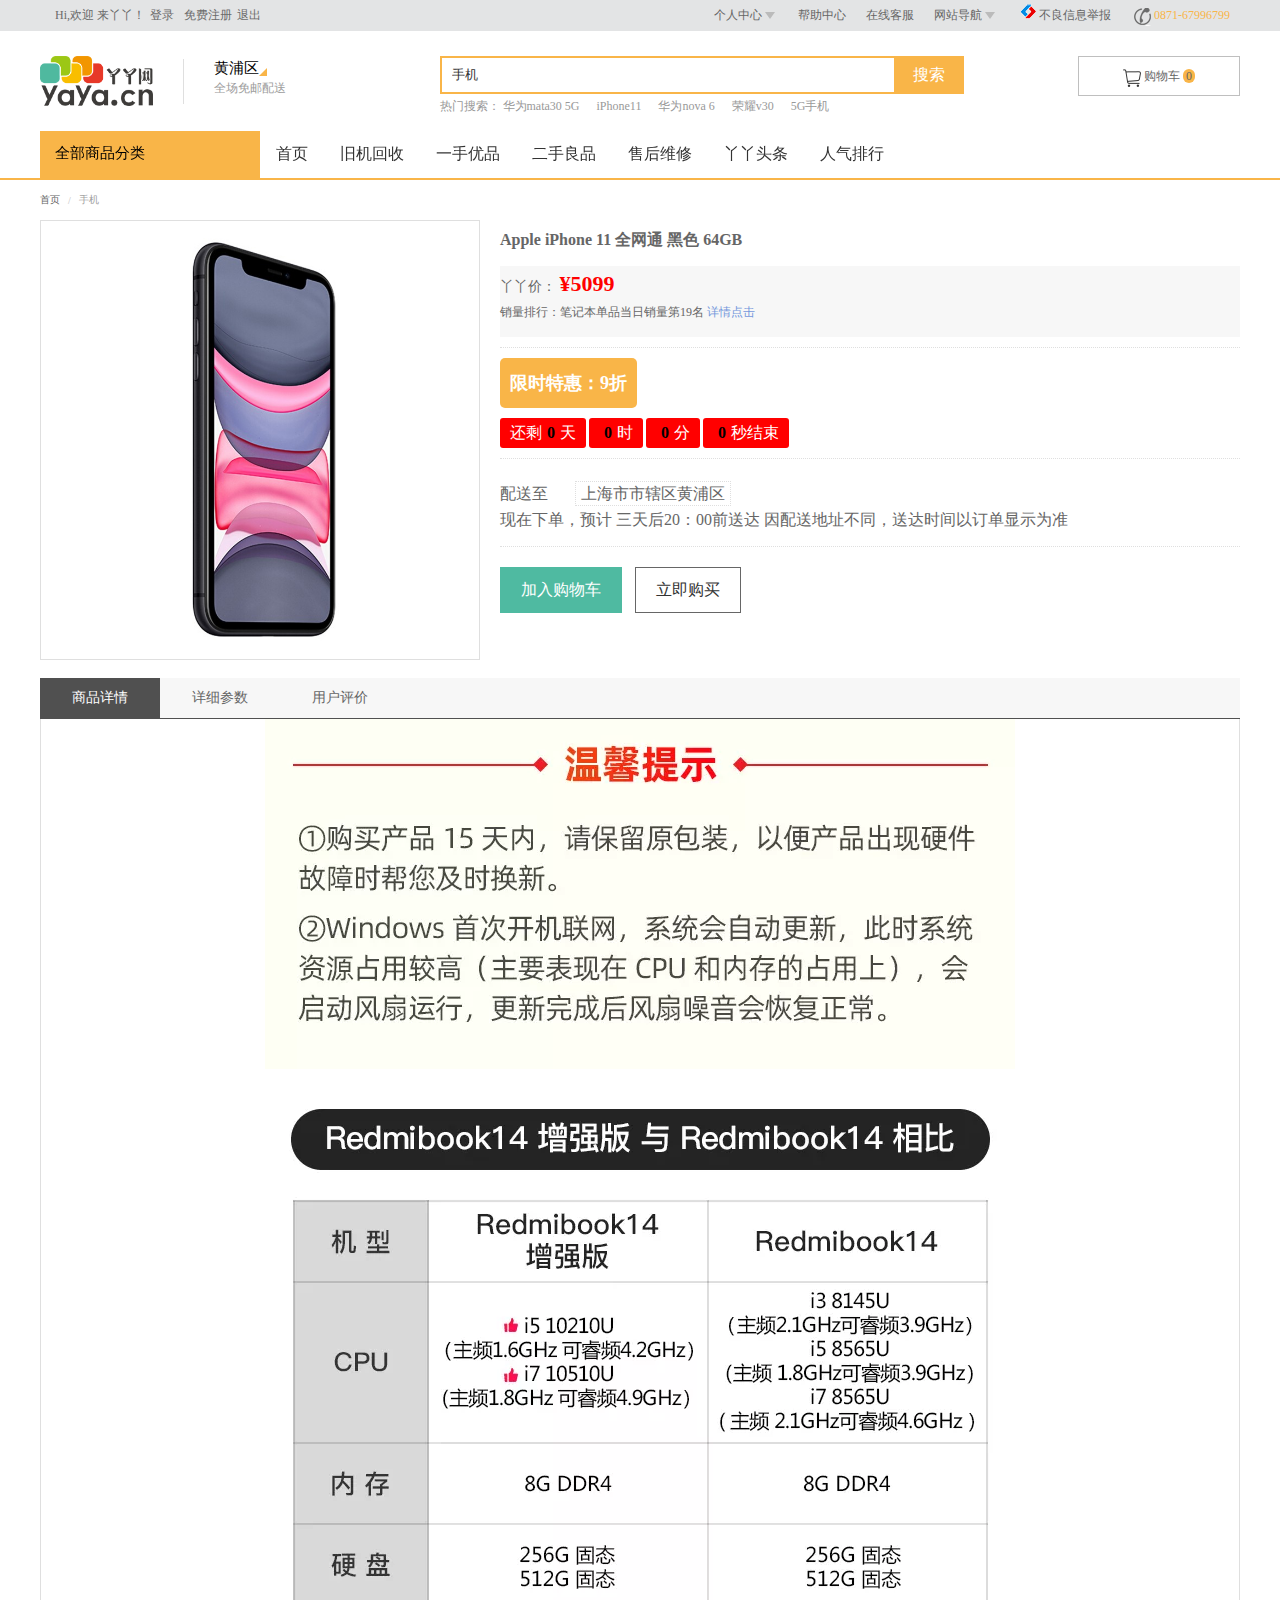
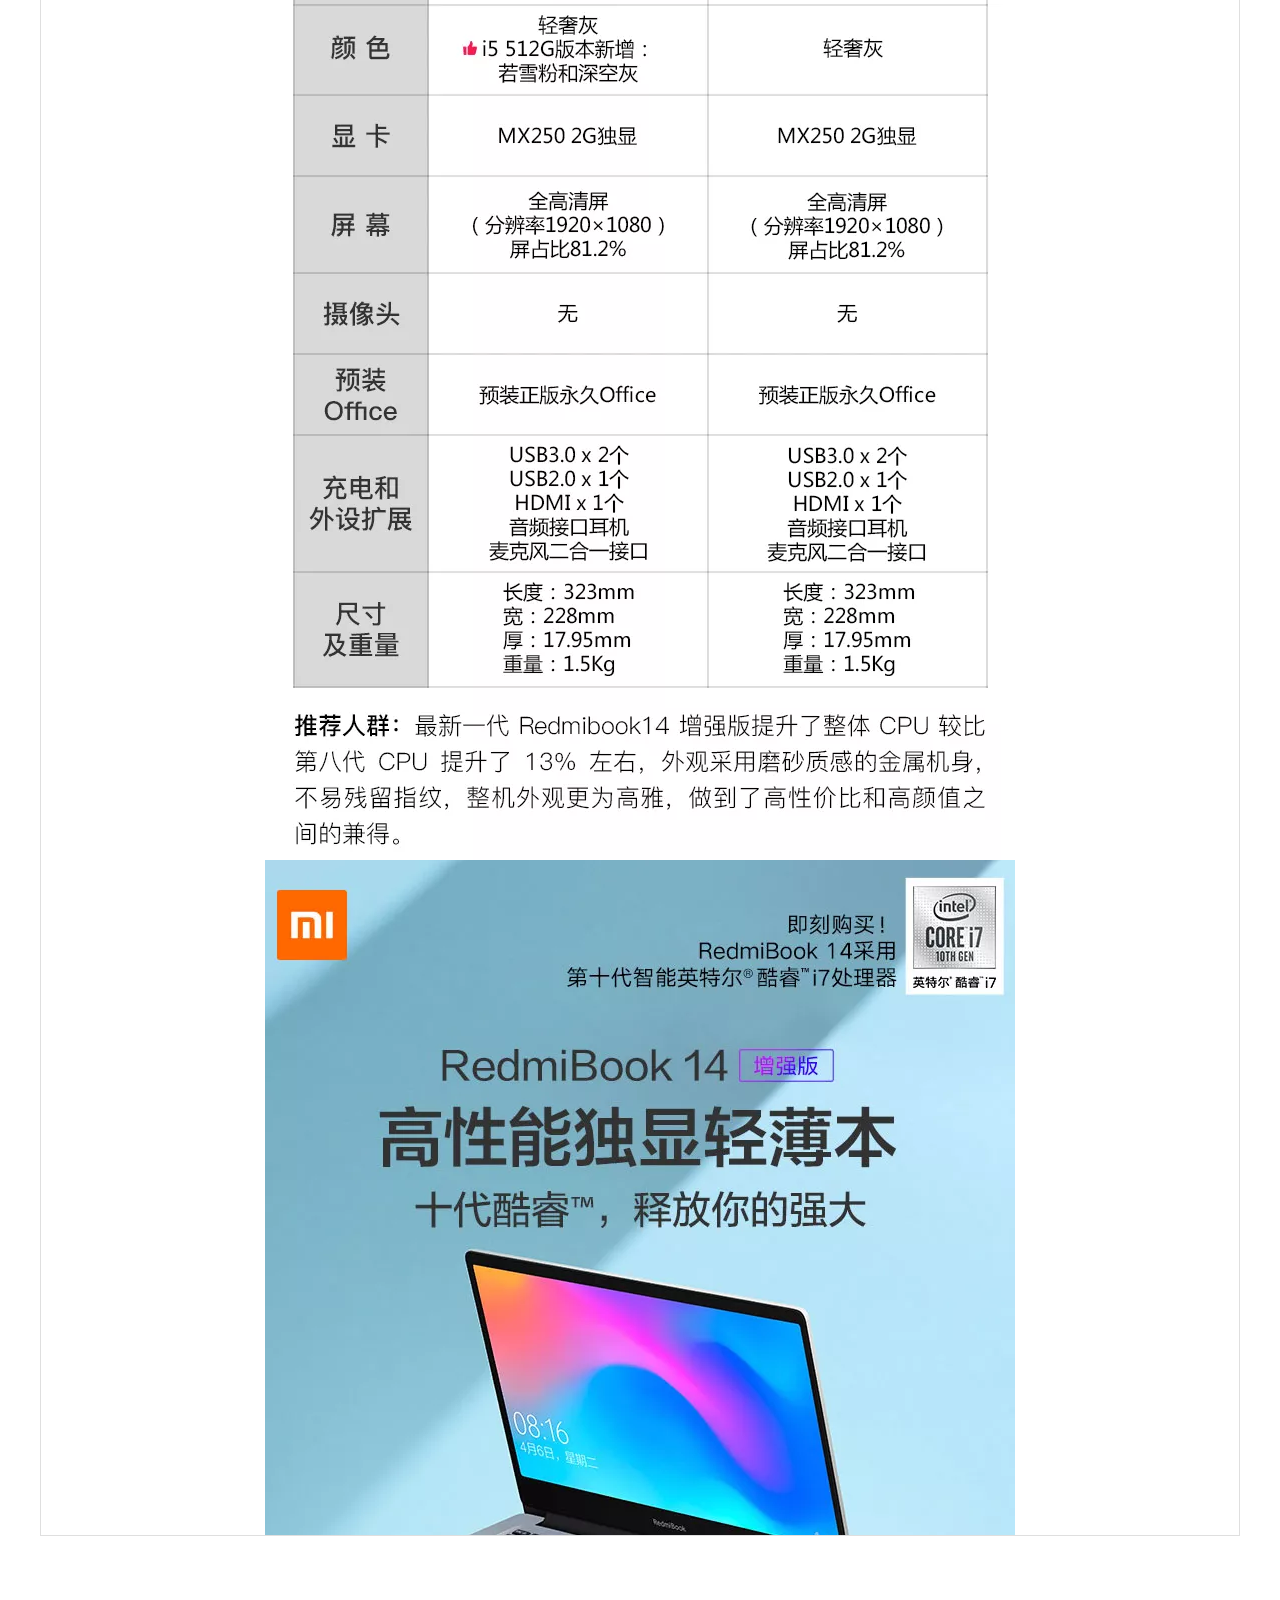
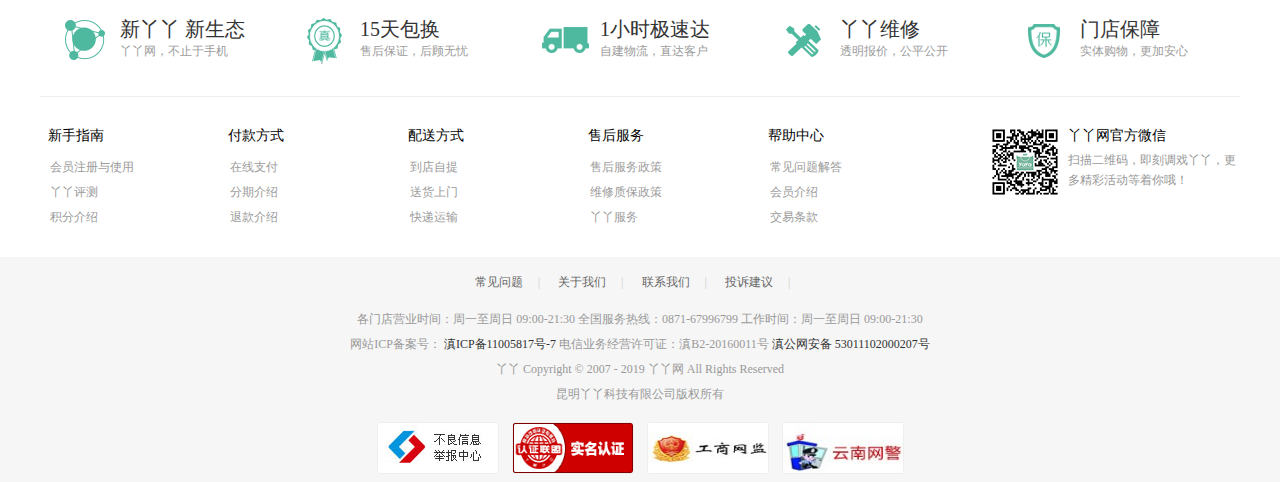
<file: Project_yaya/good_detail.html>
<!DOCTYPE html>
<html lang="en">
<head>
    <meta charset="UTF-8">
    <meta name="viewport" content="width=device-width, initial-scale=1.0">
    <meta http-equiv="X-UA-Compatible" content="ie=edge">
    <title>商品详情-手机-丫丫网</title>
    <link rel="stylesheet" href="css/public.css">
    <link rel="stylesheet" href="css/good_detail.css">
    <!-- <link rel="stylesheet" href="sass/public.css">
    <link rel="stylesheet" href="sass/good_detail.css"> -->
</head>
<body>
    <div id="top">
        <div class="wrapper">
            <div class="login l">
                <!-- <p>
                    Hi,欢迎来丫丫！
                    <a href="login.html">登录</a>
                    <a href="register.html">免费注册</a>
                </p> -->
                <p>
                    <b class="welcome">Hi,欢迎 <span style="color:#4fb99f;font-weight: 700;"></span> 来丫丫！</b>
                    <a href="login.html" class="lo">登录</a>
                    <a href="register.html" class="re">免费注册</a>
                    <em>退出</em>
                </p>
            </div>
            <div class="menu r">
                <a href="" class="user">个人中心<u></u></a>
                <a href="" class="help">帮助中心</a>
                <a href="" class="online">在线客服</a>
                <a href="" class="topnav">网站导航<u></u></a>
                <a href="" class="report"><b class="badinfo"></b>不良信息举报</a>
                <a href="" class="phone"><i class="tel"></i>0871-67996799</a>
            </div>
        </div>
    </div>
    <header>
        <div class="wrapper">
            <div class="header-main">
                <div class="logo l">
                    <a href="index.html"><img src="images/yaya.png" alt=""></a>
                    <div class="head-city">
                        <div>黄浦区</div>
                        <a href="">全场免邮配送</a>
                    </div>
                </div>
                <div class="search l">
                    <div class="searchbox">
                        <form action="">
                            <!-- <input type="text" placeholder="5G手机" class="txt"> -->
                            <div class="txt">
                                <!-- <span>手机</span> -->
                                <input type="text" value="手机">
                                <ul>
                                    <li class="active">手机</li>
                                    <li>电脑</li>
                                </ul>
                            </div>
                            <input type="text" value="搜索" class="btn">
                        </form>
                    </div>
                    <div class="hotsearch">
                        <span>热门搜索：</span>
                        <a href="">华为mata30 5G</a>
                        <a href="">iPhone11</a>
                        <a href="">华为nova 6</a>
                        <a href="">荣耀v30</a>
                        <a href="">5G手机</a>
                    </div>
                </div>
                <div class="shopcar r">
                    <a class="car" style="cursor: pointer;">
                        <i></i>
                        <span>购物车</span>
                        <b>0</b>
                    </a>
                </div>
            </div>
            <div class="nav">
                <div class="goods-cat">
                    <h4>全部商品分类</h4>
                    <div class="nav-menu">
                        <dl>
                            <dt>
                                <b>
                                    <i class="tel"></i>
                                    <a href="">手机通讯</a>
                                    <s>&gt;</s>
                                </b>
                                <span>
                                    <a href="">华为 Mate 30 5G版</a>
                                    <a href="">iPhone 11</a>
                                </span>
                            </dt>
                            <dd>
                                <div class="left">
                                    <div class="nav-menu-items">
                                        <h4>热门品牌</h4>
                                        <p>
                                            <a href="">华为</a><span>|</span>
                                            <a href="">苹果</a><span>|</span>
                                            <a href="">荣耀</a><span>|</span>
                                            <a href="">OPPO</a><span>|</span>
                                            <a href="">vivo</a><span>|</span>
                                            <a href="">三星</a><span>|</span>
                                            <a href="">美图</a><span>|</span>
                                            <a href="">魅族</a><span>|</span>
                                            <a href="">一加</a><span>|</span>
                                            <a href="">努比亚</a><span>|</span>
                                            <a href="">realme</a><span>|</span>
                                            <a href="">全部手机</a>
                                        </p>
                                    </div>
                                    <div class="nav-menu-items">
                                        <h4>价位</h4>
                                        <p>
                                            <a href="">0-599</a><span>|</span>
                                            <a href="">600-999</a><span>|</span>
                                            <a href="">1000-1999</a><span>|</span>
                                            <a href="">2000-2999</a><span>|</span>
                                            <a href="">3000-3999</a><span>|</span>
                                            <a href="">4000-4999</a><span>|</span>
                                            <a href="">5000以上</a>
                                        </p> 
                                    </div>
                                    <div class="nav-menu-items">
                                        <h4>网络制式</h4>
                                        <p>
                                            <a href="">5G网络</a><span>|</span>
                                            <a href="">4G全网通</a><span>|</span>
                                            <a href="">移动/联通双4G</a><span>|</span>
                                            <a href="">联通4G</a><span>|</span>
                                            <a href="">电信4G</a>
                                        </p>
                                    </div>
                                    <div class="nav-menu-items">
                                        <h4>产品特点</h4>
                                        <p>
                                            <a href="">屏幕指纹识别</a><span>|</span>
                                            <a href="">面部识别解锁</a><span>|</span>
                                            <a href="">全面屏</a><span>|</span>
                                            <a href="">快速充电</a><span>|</span>
                                            <a href="">无线充电</a><span>|</span>
                                            <a href="">液冷散热</a><span>|</span>
                                            <a href="">双卡双待</a><span>|</span>
                                            <a href="">支持NFC</a>
                                        </p>
                                    </div>
                                    <div class="nav-menu-items">
                                        <h4>热销机型</h4>
                                        <p>
                                            <a href="">华为 Mate 30 5G版</a><span>|</span>
                                            <a href="">iPhone 11</a><span>|</span>
                                            <a href="">华为 P30 Pro</a><span>|</span>
                                            <a href="">vivo iQOO Pro 5G版</a><span>|</span>
                                            <a href="">荣耀9X</a><span>|</span>
                                            <a href="">红米Note 8 Pro</a><span>|</span>
                                            <a href="">iPhone 11 Pro Max</a><span>|</span>
                                            <a href="">OPPO Reno 2</a><span>|</span>
                                            <a href="">一加手机 7T</a><span>|</span>
                                            <a href="">华为 畅享10 Plus</a>
                                        </p>
                                    </div>
                                    <div class="nav-menu-items">
                                        <h4>售后维修</h4>
                                        <p>
                                            <a href="">手机维修</a><span>|</span>
                                            <a href="">维修配件价格</a><span>|</span>
                                            <a href="">丫丫服务</a><span>|</span>
                                            <a href="">电池快修</a><span>|</span>
                                            <a href="">显示屏快修</a>
                                        </p>
                                    </div>
                                </div>
                                <div class="right">
                                    <div class="menu-ad">
                                        <a href=""><img src="images/华为-P30-Pro.jpg" alt=""></a>
                                        <a href="" class="last"><img src="images/荣耀9X.jpg" alt=""></a>
                                    </div>
                                </div>
                            </dd>
                        </dl>
                        <dl>
                            <dt>
                                <b>
                                    <i class="home"></i>
                                    <a href="">智能家居/智能健康</a>
                                    <s>&gt;</s>
            
                                </b>
                                <span>
                                    <a href="">智能电视</a>
                                    <a href="">加湿器</a>
                                    <a href="">电动牙刷</a>
                                    <a href="">插座</a>
                                    <a href="">智能安防</a>
                                </span>
                            </dt>
                            <dd>
                                <div class="left">
                                    <div class="nav-menu-items">       
                                        <h4>热门品牌</h4>
                                        <p>
                                            <a href="">荣耀</a><span>|</span>
                                            <a href="">小米</a><span>|</span>
                                            <a href="">乐心</a><span>|</span>
                                            <a href="">南极人</a><span>|</span>
                                            <a href="">飞利浦</a>
                                        </p>
                                    </div>
                                    <div class="nav-menu-items">  
                                        <h4>生活周边</h4>
                                        <p>
                                            <a href="">电子烟</a><span>|</span>
                                            <a href="">路由器</a><span>|</span>
                                            <a href="">插座</a><span>|</span>
                                            <a href="">电池</a>
                                        </p>
                                    </div>
                                    <div class="nav-menu-items">
                                        <h4>智能电器</h4>
                                        <p>
                                            <a href="">加湿器</a><span>|</span>
                                            <a href="">灯光照明</a><span>|</span>
                                            <a href="">榨汁机</a><span>|</span>
                                            <a href="">扫地机器人</a><span>|</span>
                                            <a href="">厨房小电</a><span>|</span>
                                            <a href="">除螨仪</a>
                                        </p>
                                    </div>
                                    <div class="nav-menu-items">
                                        <h4>电视/盒子</h4>
                                        <p>
                                            <a href="">华为智慧屏</a><span>|</span>
                                            <a href="">荣耀智慧屏</a><span>|</span>
                                            <a href="">小米电视</a><span>|</span>
                                            <a href="">小米盒子</a><span>|</span>
                                            <a href="">荣耀盒子</a>
                                        </p>
                                    </div>
                                    <div class="nav-menu-items">
                                        <h4>智能安防</h4>
                                        <p>
                                            <a href="">智能门锁</a><span>|</span>
                                            <a href="">智能摄像头</a><span>|</span>
                                            <a href="">电子猫眼/门铃</a>
                                        </p>
                                    </div>
                                    <div class="nav-menu-items">
                                        <h4>智能健康</h4>
                                        <p>
                                            <a href="">电动牙刷</a><span>|</span>
                                            <a href="">剃须刀</a><span>|</span>
                                            <a href="">体脂秤</a><span>|</span>
                                            <a href="">按摩设备</a>
                                        </p>
                                    </div>
                                </div>
                                <div class="right">
                                    <div class="menu-ad">
                                        <a href=""><img src="images/10L智能感应垃圾桶.jpg" alt=""></a>
                                        <a href="" class="last"><img src="images/Booster-E-按摩枪.jpg" alt=""></a>
                                    </div>
                                </div>
                            </dd>
                        </dl>
                        <dl>
                            <dt>
                                <b>
                                    <i class="wear"></i>
                                    <a href="">智能穿戴/智能出行</a>
                                    <s>&gt;</s>
                                </b>
                                <span>
                                    <a href="">智能手环</a>
                                    <a href="">智能手表</a>
                                    <a href="">儿童手表</a>
                                    <a href="">车载充电器</a>
                                </span>
                            </dt>
                            <dd>
                                <div class="left">
                                    <div class="nav-menu-items">
                                        <h4>热门品牌</h4>
                                        <p>
                                            <a href="">苹果</a><span>|</span>
                                            <a href="">华为</a><span>|</span>
                                            <a href="">小米</a><span>|</span>
                                            <a href="">小天才</a><span>|</span>
                                            <a href="">AMAZFIT</a><span>|</span>
                                            <a href="">三星</a>
                                        </p>
                                    </div>
                                    <div class="nav-menu-items">
                                        <h4>智能手环</h4>
                                        <p>
                                            <a href="">华为</a><span>|</span>
                                            <a href="">荣耀</a><span>|</span>
                                            <a href="">小米</a>
                                        </p>
                                    </div>
                                    <div class="nav-menu-items">
                                        <h4>智能手表</h4>
                                        <p>
                                            <a href="">华为</a><span>|</span>
                                            <a href="">苹果</a><span>|</span>
                                            <a href="">荣耀</a><span>|</span>
                                            <a href="">三星</a>
                                        </p>
                                    </div>
                                    <div class="nav-menu-items">
                                        <h4>儿童手表</h4>
                                        <p>
                                            <a href="">华为</a><span>|</span>
                                            <a href="">小天才</a>
                                        </p>
                                    </div>
                                    <div class="nav-menu-items">
                                        <h4>智能车载</h4>
                                        <p>
                                            <a href="">车载支架</a><span>|</span>
                                            <a href="">车载蓝牙</a><span>|</span>
                                            <a href="">车载充电器</a><span>|</span>
                                            <a href="">行车记录仪</a>
                                        </p>
                                    </div>
                                </div>
                                <div class="right">
                                    <div class="menu-ad">
                                        <a href=""><img src="images/小米手环4 标准版.jpg" alt=""></a>
                                        <a href="" class="last"><img src="images/华为Watch-GT手表.jpg" alt=""></a>
                                    </div>
                                </div>
                            </dd>
                        </dl>
                        <dl>
                            <dt>
                                <b>
                                    <i class="parts"></i>
                                    <a href="">手机配件</a>
                                    <s>&gt;</s>
                                </b>
                                <span>
                                    <a href="">移动电源</a>
                                    <a href="">钢化膜</a>
                                    <a href="">保护壳</a>
                                    <a href="">数据线</a>
                                    <a href="">手机耳机</a>
                                    <a href="">充电器</a>
                                </span>
                            </dt>
                            <dd>
                                <div class="left">
                                    <div class="nav-menu-items">
                                        <h4>保护壳</h4>
                                        <p>
                                            <a href="">华为保护壳</a><span>|</span>
                                            <a href="">苹果保护壳</a><span>|</span>
                                            <a href="">荣耀保护壳</a><span>|</span>
                                            <a href="">三星保护壳</a><span>|</span>
                                            <a href="">OPPO保护壳</a><span>|</span>
                                            <a href="">vivo保护壳</a><span>|</span>
                                            <a href="">小米保护壳</a><span>|</span>
                                            <a href="">魅族保护壳</a><span>|</span>
                                            <a href="">平板保护壳</a><span>|</span>
                                            <a href="">其他</a>
                                        </p>
                                    </div>
                                    <div class="nav-menu-items">
                                        <h4>保护膜</h4>
                                        <p>
                                            <a href="">苹果保护膜</a><span>|</span>
                                            <a href="">华为保护膜</a><span>|</span>
                                            <a href="">荣耀保护膜</a><span>|</span>
                                            <a href="">三星保护膜</a><span>|</span>
                                            <a href="">OPPO保护膜</a><span>|</span>
                                            <a href="">vivo保护膜</a><span>|</span>
                                            <a href="">小米保护膜</a><span>|</span>
                                            <a href="">魅族保护膜</a><span>|</span>
                                            <a href="">平板保护膜</a><span>|</span>
                                            <a href="">其他</a>
                                    </div>
                                    <div class="nav-menu-items">
                                        <h4>数据线</h4>
                                        <p>
                                            <a href="">快充数据线</a><span>|</span>
                                            <a href="">苹果数据线</a><span>|</span>
                                            <a href="">MFI认证线</a><span>|</span>
                                            <a href="">安卓Type-C数据线</a><span>|</span>
                                            <a href="">安卓Micro数据线</a><span>|</span>
                                            <a href="">多合一数据线</a><span>|</span>
                                            <a href="">转接头</a>
                                        </p>
                                    </div>
                                    <div class="nav-menu-items">
                                        <h4>移动电源</h4>
                                        <p>
                                            <a href="">超轻薄</a><span>|</span>
                                            <a href="">双向快充</a><span>|</span>
                                            <a href="">自带线</a><span>|</span>
                                            <a href="">无线输出</a><span>|</span>
                                            <a href="">苹果输入</a><span>|</span>
                                            <a href="">Type-C输入</a><span>|</span>
                                            <a href="">安卓Micro输入</a><span>|</span>
                                            <a href="">单口输出</a><span>|</span>
                                            <a href="">多口输出</a><span>|</span>
                                            <a href="">电量数字显示</a>
                                        </p>
                                    </div>
                                    <div class="nav-menu-items">
                                        <h4>充电器</h4>
                                        <p>
                                            <a href="">无线充电器</a><span>|</span>
                                            <a href="">快充充电器</a><span>|</span>
                                            <a href="">多口充电器</a><span>|</span>
                                            <a href="">单口充电器</a><span>|</span>
                                            <a href="">车载充电器</a>
                                        </p>
                                    </div>
                                    <div class="nav-menu-items">
                                        <h4>手机耳机</h4>
                                        <p>
                                            <a href="">华为耳机</a><span>|</span>
                                            <a href="">苹果耳机</a><span>|</span>
                                            <a href="">荣耀耳机</a><span>|</span>
                                            <a href="">小米耳机</a><span>|</span>
                                            <a href="">三星耳机</a><span>|</span>
                                            <a href="">OPPO耳机</a><span>|</span>
                                            <a href="">vivo耳机</a><span>|</span>
                                            <a href="">一加耳机</a>
                                        </p>
                                    </div>
                                    <div class="nav-menu-items">
                                        <h4>手机周边</h4>
                                        <p>
                                            <a href="">存储卡</a><span>|</span>
                                            <a href="">指环扣/支架</a><span>|</span>
                                            <a href="">自拍杆</a><span>|</span>
                                            <a href="">读卡器</a><span>|</span>
                                            <a href="">触控笔</a>
                                        </p>
                                    </div>
                                </div>
                                <div class="right">
                                    <div class="menu-ad">
                                        <a href=""><img src="images/AirPods-2代.jpg" alt=""></a>
                                        <a href="" class="last"><img src="images/乐物MFI认证快充线.jpg" alt=""></a>
                                    </div>
                                </div>
                            </dd>
                        </dl>
                        <dl>
                            <dt>
                                <b>
                                    <i class="computer"></i>
                                    <a href="">电脑办公</a>
                                    <s>&gt;</s>
                                </b>
                                <span>
                                    <a href="">iPad</a>
                                    <a href="">轻薄本</a>
                                    <a href="">游戏本</a>
                                    <a href="">路由器</a>
                                    <a href="">键盘/鼠标</a>
                                    <a href="">U盘</a>
                                </span>
                            </dt>
                            <dd>
                                <div class="left">
                                    <div class="nav-menu-items">
                                        <h4>电脑办公</h4>
                                        <p>
                                            <a href="">苹果</a><span>|</span>
                                            <a href="">华为</a><span>|</span>
                                            <a href="">荣耀</a><span>|</span>
                                            <a href="">联想</a><span>|</span>
                                            <a href="">小米</a><span>|</span>
                                            <a href="">华硕</a><span>|</span>
                                            <a href="">戴尔</a><span>|</span>
                                            <a href="">惠普</a><span>|</span>
                                            <a href="">微软</a><span>|</span>
                                            <a href="">机械革命</a><span>|</span>
                                            <a href="">微星</a><span>|</span>
                                            <a href="">神舟</a><span>|</span>
                                            <a href="">宏碁</a><span>|</span>
                                            <a href="">一体机</a><span>|</span>
                                            <a href="">品牌台式机</a><span>|</span>
                                            <a href="">U盘</a>
                                        </p>
                                    </div>
                                    <div class="nav-menu-items">
                                        <h4>平板</h4>
                                        <p>
                                            <a href="">苹果</a><span>|</span>
                                            <a href="">华为</a><span>|</span>
                                            <a href="">荣耀</a><span>|</span>
                                            <a href="">小米</a><span>|</span>
                                            <a href="">微软</a><span>|</span>
                                            <a href="">亚马逊</a>
                                        </p>
                                    </div>
                                    <div class="nav-menu-items">
                                        <h4>外设产品</h4>
                                        <p>
                                            <a href="">鼠标</a><span>|</span>
                                            <a href="">键盘</a><span>|</span>
                                            <a href="">键鼠套</a><span>|</span>
                                            <a href="">U盘</a><span>|</span>
                                            <a href="">移动硬盘</a><span>|</span>
                                            <a href="">鼠标垫</a><span>|</span>
                                            <a href="">转接线</a><span>|</span>
                                            <a href="">适配器</a><span>|</span>
                                            <a href="">保护膜</a><span>|</span>
                                            <a href="">散热器</a><span>|</span>
                                            <a href="">防辐射眼镜</a><span>|</span>
                                            <a href="">电脑包</a><span>|</span>
                                            <a href="">清洁套装</a><span>|</span>
                                            <a href="">其他推荐</a>
                                        </p>
                                    </div>
                                    <div class="nav-menu-items">
                                        <h4>网络产品</h4>
                                        <p>
                                            <a href="">路由器</a><span>|</span>
                                            <a href="">无线接收装置</a><span>|</span>
                                            <a href="">随行WiFi</a><span>|</span>
                                            <a href="">网线</a>
                                        </p>
                                    </div>
                                    <div class="nav-menu-items">
                                        <h4>办公设备</h4>
                                        <p>
                                            <a href="">投影仪</a><span>|</span>
                                            <a href="">投影仪配件</a><span>|</span>
                                            <a href="">打印机</a><span>|</span>
                                            <a href="">办公耗材</a><span>|</span>
                                            <a href="">更多</a>
                                        </p>
                                    </div>
                                </div>
                                <div class="right">
                                    <div class="menu-ad">
                                        <a href=""><img src="images/首页产品推荐.jpg" alt=""></a>
                                        <a href="" class="last"><img src="images/MacBook-Air-2019款.jpg" alt=""></a>
                                    </div>
                                </div>
                            </dd>
                        </dl>
                        <dl>
                            <dt>
                                <b>
                                    <i class="fashion"></i>
                                    <a href="">时尚影音/娱乐竞技</a>
                                    <s>&gt;</s>
                                </b>
                                <span>
                                    <a href="">益智玩具</a>
                                    <a href="">拍立得</a>
                                    <a href="">运动相机</a>
                                    <a href="">JBL</a>
                                    <a href="">Beats</a>
                                </span>
                            </dt>
                            <dd>
                                <div class="left">
                                    <div class="nav-menu-items">
                                        <h4>热门品牌</h4>
                                        <p>
                                            <a href="">Beats</a><span>|</span>
                                            <a href="">JBL</a><span>|</span>
                                            <a href="">哈曼卡顿</a><span>|</span>
                                            <a href="">B&O</a><span>|</span>
                                            <a href="">Bose</a><span>|</span>
                                            <a href="">漫步者</a><span>|</span>
                                            <a href="">索尼</a><span>|</span>
                                            <a href="">大疆</a>
                                        </p>
                                    </div>
                                    <div class="nav-menu-items">
                                        <h4>儿童专区</h4>
                                        <p>
                                            <a href="">儿童手表</a><span>|</span>
                                            <a href="">儿童玩具</a><span>|</span>
                                            <a href="">益智教育</a>
                                        </p>
                                    </div>
                                    <div class="nav-menu-items">
                                        <h4>耳机耳麦</h4>
                                        <p>
                                            <a href="">华为</a><span>|</span>
                                            <a href="">苹果</a><span>|</span>
                                            <a href="">Beats</a><span>|</span>
                                            <a href="">SONY</a><span>|</span>
                                            <a href="">JBL</a><span>|</span>
                                            <a href="">B&O</a><span>|</span>
                                            <a href="">三星</a><span>|</span>
                                            <a href="">小鸟</a><span>|</span>
                                            <a href="">韶音</a><span>|</span>
                                            <a href="">其他</a>
                                        </p>
                                    </div>
                                    <div class="nav-menu-items">
                                        <h4>音箱/音响</h4>
                                        <p>
                                            <a href="">哈曼卡顿</a><span>|</span>
                                            <a href="">Bose</a><span>|</span>
                                            <a href="">JBL</a><span>|</span>
                                            <a href="">华为</a><span>|</span>
                                            <a href="">SONY</a><span>|</span>
                                            <a href="">漫步者</a><span>|</span>
                                            <a href="">B&O</a>
                                        </p>
                                    </div>
                                    <div class="nav-menu-items">
                                        <h4>无人机</h4>
                                        <p>
                                            <a href="">大疆悟</a><span>|</span>
                                            <a href="">大疆御</a><span>|</span>
                                            <a href="">大疆云台</a>
                                        </p>
                                    </div>
                                    <div class="nav-menu-items">
                                        <h4>数码产品</h4>
                                        <p>
                                            <a href="">相机</a><span>|</span>
                                            <a href="">拍立得</a><span>|</span>
                                            <a href="">翻译机</a><span>|</span>
                                            <a href="">播放器</a>
                                        </p>
                                    </div>
                                    <div class="nav-menu-items">
                                        <h4>蓝牙耳机</h4>
                                        <p>
                                            <a href="">苹果</a><span>|</span>
                                            <a href="">华为</a><span>|</span>
                                            <a href="">荣耀</a>
                                        </p>
                                    </div>
                                </div>
                                <div class="right">
                                    <div class="menu-ad">
                                        <a href=""><img src="images/华为FreeBuds-2-Pro.jpg" alt=""></a>
                                        <a href="" class="last"><img src="images/特技漂移攀爬车.jpg" alt=""></a>
                                    </div>
                                </div>
                            </dd>
                        </dl>
                    </div>
                </div>
                <a href="" class="one">首页</a>
                <a href="" class="one">旧机回收</a>
                <a href="" class="one">一手优品</a>
                <a href="" class="one">二手良品</a>
                <div class="fix l">
                    <a href=""  class="one">
                        售后维修
                        <ul>
                            <li><a href="">售后咨询</a></li>
                        </ul>
                    </a>
                </div>
                <a href=""  class="one">丫丫头条</a>
                <a href="" class="one">人气排行</a>
            </div>
        </div>
    </header>

    <main>
        <div class="wrapper">
            <div class="breadcrumb">
                <a href="index.html">首页</a>
                <i>/</i>
                <span>手机</span>
            </div>
            <div class="product-intro">
                <div class="preview-wrap l">
                    <div class="zoomer-box">
                        <div class="preview-box">
                            <img src="images/20190911103353376.jpg" alt="">
                            <span></span>
                        </div>
                        <div class="tobig">
                            <img src="images/20190911103353376.jpg" alt="">
                        </div>
                        <div class="control-box">
                            <div class="thumb-list">
                                <!-- <div><img src="images/iPhone 11.jpg" alt=""></div>
                                <div><img src="images/20190911103353376 (1).jpg" alt=""></div>
                                <div><img src="images/20190911103354375.jpg" alt=""></div>
                                <div><img src="images/20190911103355375.jpg" alt=""></div> -->
                            </div>
                        </div>
                    </div>
                </div>
                <div class="info-wrap">
                    <div class="product-name">Apple iPhone 11 全网通 黑色 64GB
                    </div>
                    <div class="product-price">
                        丫丫价：
                        <span>¥5099</span>
                        <p>
                            销量排行：笔记本单品当日销量第19名
                            <a href="">详情点击</a>
                        </p>
                    </div>
                    <div class="discount-time">
                        <span>限时特惠：9折</span>
                        <div>
                            <p>还剩<i class="day">12</i>天</p>
                            <p><i class="hour">23</i>时</p>
                            <p><i class="minute">34</i>分</p>
                            <p><i class="second">123</i>秒结束</p>
                        </div>
                    </div>
                    <div class="send">
                        <div class="left l">配送至</div>
                        <div class="right">
                            <p><a href="">上海市市辖区黄浦区</a></p>
                            <p>现在下单，预计 三天后20：00前送达  因配送地址不同，送达时间以订单显示为准</p>
                        </div>
                    </div>
                    <div class="btn-wrap">
                        <div class="to-cart">加入购物车</div>
                        <div class="buy-now">立即购买</div>
                    </div>
                </div>
            </div>
            <div class="item-detail">
                <div class="sticky">
                    <div class="tbs-box">
                        <a class="active">商品详情</a>
                        <a>详细参数</a>
                        <a>用户评价</a>
                    </div>
                    <div class="tab-bottom">
                        <div class="detail content">
                            <!-- <div class="specifications">
                                <div>
                                    <span>CPU型号：</span>
                                    <span>酷睿i7 10510U</span>
                                </div>
                                <div>
                                    <span>内存容量：</span>
                                    <span>酷睿i7 10510U</span>
                                </div>
                                <div>
                                    <span>CPU型号：</span>
                                    <span>8GB</span>
                                </div>
                                <div>
                                    <span>插槽数量：</span>
                                    <span>集成于主板无法加装或升级</span>
                                </div>
                                <div>
                                    <span>硬盘容量：</span>
                                    <span>512G固态</span>
                                </div>
                                <div>
                                    <span>显存容量：</span>
                                    <span>2G</span>
                                </div>
                                <div>
                                    <span>显卡型号：</span>
                                    <span>MX250</span>
                                </div>
                                <div>
                                    <span>屏幕尺寸：</span>
                                    <span>14英寸</span>
                                </div>
                                <div>
                                    <span>笔记本重量：</span>
                                    <span>1.5Kg</span>
                                </div>
                            </div> -->
                            <div class="detail-html">
                                <p><img src="images/20190830163100_5033.jpg.webp" alt=""></p>
                                <p><img src="images/20190917095928_5737.jpg.webp" alt=""></p>
                                <p><img src="images/20190917110936_0763.jpg.webp" alt=""></p>
                                <p><img src="images/20190830163106_2528.jpg.webp" alt=""></p>
                            </div>
                        </div>
                        <div class="parameter content">
                            <img src="images/1575945132(1).png" alt="">
                        </div>
                        <div class="evaluate content">
                            <p>
                                <a href="">开心果</a>
                                <span>非常实用，价格廉价</span>
                            </p>
                            <p>
                                <a href="">开心果</a>
                                <span>非常实用，价格廉价</span>
                            </p>
                            <p>
                                <a href="">开心果</a>
                                <span>非常实用，价格廉价</span>
                            </p>
                        </div>
                    </div>
                </div>
            </div>
        </div>
    </main>

    <footer>
        <div class="wrapper">
            <div class="promise">
                <a href="">
                    <dl>
                        <dt class="d1"></dt>
                        <dd>
                            <h4>新丫丫 新生态</h4>
                            <p>丫丫网，不止于手机</p>
                        </dd>
                    </dl>
                </a>
                <a href="">
                    <dl>
                        <dt class="d2"></dt>
                        <dd>
                            <h4>15天包换</h4>
                            <p>售后保证，后顾无忧</p>
                        </dd>
                    </dl>
                </a>
                <a href="">
                    <dl>
                        <dt class="d3"></dt>
                        <dd>
                            <h4>1小时极速达</h4>
                            <p>自建物流，直达客户</p>
                        </dd>
                    </dl>
                </a>
                <a href="">
                    <dl>
                        <dt class="d4"></dt>
                        <dd>
                            <h4>丫丫维修</h4>
                            <p>透明报价，公平公开</p>
                        </dd>
                    </dl>
                </a>
                <a href="">
                    <dl>
                        <dt class="d5"></dt>
                        <dd>
                            <h4>门店保障</h4>
                            <p>实体购物，更加安心</p>
                        </dd>
                    </dl>
                </a>
            </div>
            <div class="foot-help">
                <dl>
                    <dt>新手指南</dt>
                    <dd>
                        <a href="">会员注册与使用</a>
                        <a href="">丫丫评测</a>
                        <a href="">积分介绍</a>
                    </dd>
                </dl>
                <dl>
                    <dt>付款方式</dt>
                    <dd>
                        <a href="">在线支付</a>
                        <a href="">分期介绍</a>
                        <a href="">退款介绍</a>
                    </dd>
                </dl>
                <dl>
                    <dt>配送方式</dt>
                    <dd>
                        <a href="">到店自提</a>
                        <a href="">送货上门</a>
                        <a href="">快递运输</a>
                    </dd>
                </dl>
                <dl>
                    <dt>售后服务</dt>
                    <dd>
                        <a href="">售后服务政策</a>
                        <a href="">维修质保政策</a>
                        <a href="">丫丫服务</a>
                    </dd>
                </dl>
                <dl>
                    <dt>帮助中心</dt>
                    <dd>
                        <a href="">常见问题解答</a>
                        <a href="">会员介绍</a>
                        <a href="">交易条款</a>
                    </dd>
                </dl>
                <dl class="foot-sns">
                    <dt></dt>
                    <dd>
                        <h4>丫丫网官方微信</h4>
                        <p>扫描二维码，即刻调戏丫丫，更多精彩活动等着你哦！</p>
                    </dd>
                </dl>
            </div>
        </div>
    </footer>
    <div id="bottom">
        <div class="wrapper">
            <div class="foot-nav">
                <a href="">常见问题</a><i>|</i>
                <a href="">关于我们</a><i>|</i>
                <a href="">联系我们</a><i>|</i>
                <a href="">投诉建议</a><i>|</i>
            </div>
            <div class="copy">
                <p>各门店营业时间：周一至周日 09:00-21:30      全国服务热线：0871-67996799      工作时间：周一至周日 09:00-21:30</p>
                <p>
                    网站ICP备案号：
                    <a href="">滇ICP备11005817号-7 </a>
                    电信业务经营许可证：滇B2-20160011号      
                    <a href="">滇公网安备 53011102000207号</a>
                </p>
                <p>丫丫 Copyright © 2007 - 2019 丫丫网 All Rights Reserved</p>
                <p>昆明丫丫科技有限公司版权所有</p>
            </div>
            <div class="bot-link">
                <a href=""><img src="images/botpic1c.jpg" alt=""></a>
                <a href=""><img src="images/verified.png" alt=""></a>
                <a href=""><img src="images/industry-and-cyber supervision.jpg" alt=""></a>
                <a href=""><img src="images/yunnan-network-police.jpg" alt=""></a>
            </div>
        </div>
    </div>
</body>
<script src="libs/ajax.js"></script>
<script src="libs/cookie.js"></script>
<script src="js/good_detail.js"></script>
</html>
</file>
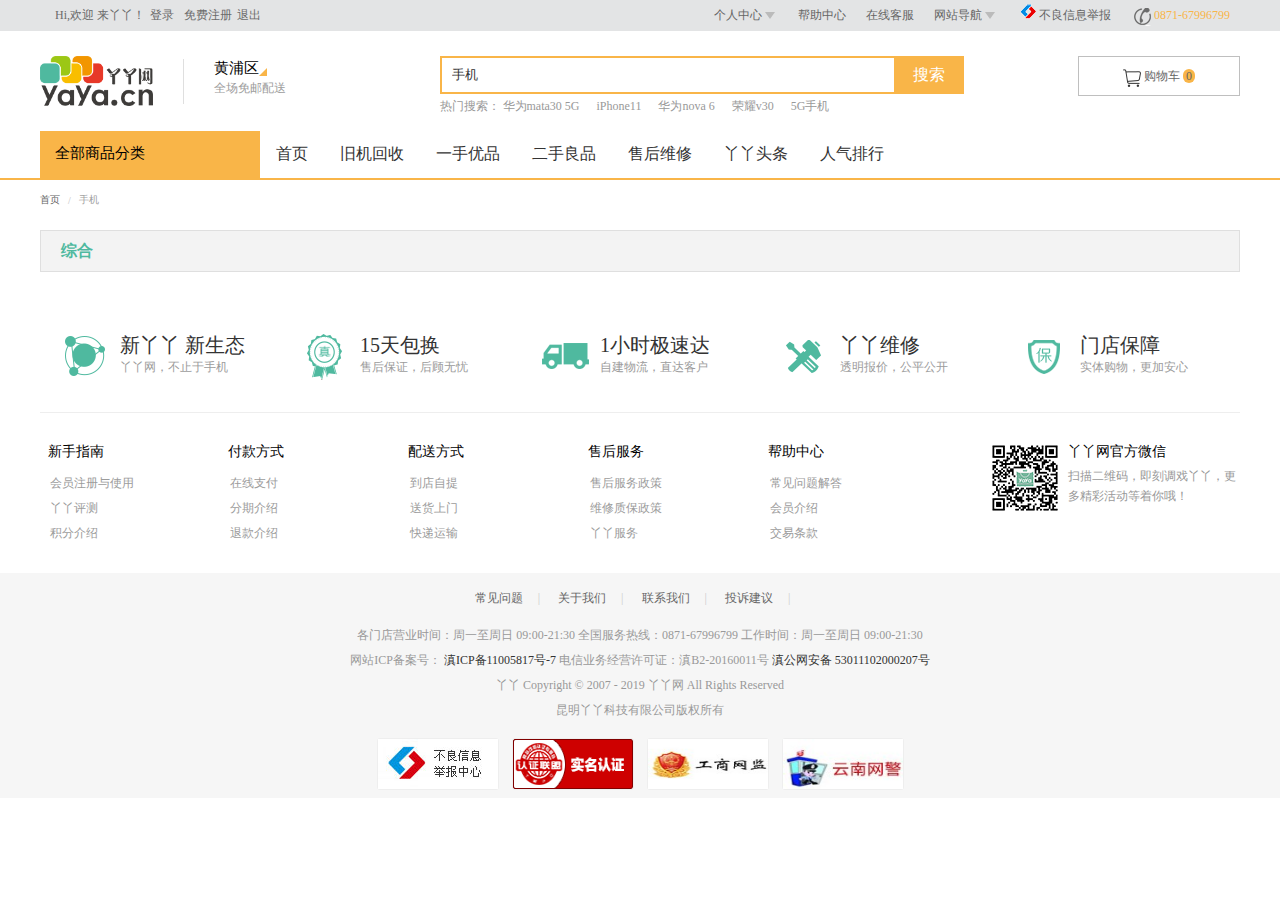
<file: Project_yaya/goods_list.html>
<!DOCTYPE html>
<html lang="en">
<head>
    <meta charset="UTF-8">
    <meta name="viewport" content="width=device-width, initial-scale=1.0">
    <meta http-equiv="X-UA-Compatible" content="ie=edge">
    <title>商品列表-手机-丫丫网</title>
    <link rel="stylesheet" href="css/public.css">
    <link rel="stylesheet" href="css/goods_list.css">
    <!-- <link rel="stylesheet" href="sass/public.css">
    <link rel="stylesheet" href="sass/goods_list.css"> -->
</head>
<body>
    <div id="top">
        <div class="wrapper">
            <div class="login l">
                <!-- <p>
                    Hi,欢迎来丫丫！
                    <a href="login.html">登录</a>
                    <a href="register.html">免费注册</a>
                </p> -->
                <p>
                    <b class="welcome">Hi,欢迎 <span style="color:#4fb99f;font-weight: 700;"></span> 来丫丫！</b>
                    <a href="login.html" class="lo">登录</a>
                    <a href="register.html" class="re">免费注册</a>
                    <em>退出</em>
                </p>
            </div>
            <div class="menu r">
                <a href="" class="user">个人中心<u></u></a>
                <a href="" class="help">帮助中心</a>
                <a href="" class="online">在线客服</a>
                <a href="" class="topnav">网站导航<u></u></a>
                <a href="" class="report"><b class="badinfo"></b>不良信息举报</a>
                <a href="" class="phone"><i class="tel"></i>0871-67996799</a>
            </div>
        </div>
    </div>

    <header>
        <div class="wrapper">
            <div class="header-main">
                <div class="logo l">
                    <a href="index.html"><img src="images/yaya.png" alt=""></a>
                    <div class="head-city">
                        <div>黄浦区</div>
                        <a href="">全场免邮配送</a>
                    </div>
                </div>
                <div class="search l">
                    <div class="searchbox">
                        <form action="">
                            <!-- <input type="text" placeholder="5G手机" class="txt"> -->
                            <div class="txt">
                                <!-- <span>手机</span> -->
                                <input type="text" value="手机">
                                <ul>
                                    <li class="active">手机</li>
                                    <li>电脑</li>
                                </ul>
                            </div>
                            <input type="text" value="搜索" class="btn">
                        </form>
                    </div>
                    <div class="hotsearch">
                        <span>热门搜索：</span>
                        <a href="">华为mata30 5G</a>
                        <a href="">iPhone11</a>
                        <a href="">华为nova 6</a>
                        <a href="">荣耀v30</a>
                        <a href="">5G手机</a>
                    </div>
                </div>
                <div class="shopcar r">
                    <a class="car" style="cursor: pointer;">
                        <i></i>
                        <span>购物车</span>
                        <b>0</b>
                    </a>
                </div>
            </div>
            <div class="nav">
                <div class="goods-cat">
                    <h4>全部商品分类</h4>
                    <div class="nav-menu">
                        <dl>
                            <dt>
                                <b>
                                    <i class="tel"></i>
                                    <a href="">手机通讯</a>
                                    <s>&gt;</s>
                                </b>
                                <span>
                                    <a href="">华为 Mate 30 5G版</a>
                                    <a href="">iPhone 11</a>
                                </span>
                            </dt>
                            <dd>
                                <div class="left">
                                    <div class="nav-menu-items">
                                        <h4>热门品牌</h4>
                                        <p>
                                            <a href="">华为</a><span>|</span>
                                            <a href="">苹果</a><span>|</span>
                                            <a href="">荣耀</a><span>|</span>
                                            <a href="">OPPO</a><span>|</span>
                                            <a href="">vivo</a><span>|</span>
                                            <a href="">三星</a><span>|</span>
                                            <a href="">美图</a><span>|</span>
                                            <a href="">魅族</a><span>|</span>
                                            <a href="">一加</a><span>|</span>
                                            <a href="">努比亚</a><span>|</span>
                                            <a href="">realme</a><span>|</span>
                                            <a href="">全部手机</a>
                                        </p>
                                    </div>
                                    <div class="nav-menu-items">
                                        <h4>价位</h4>
                                        <p>
                                            <a href="">0-599</a><span>|</span>
                                            <a href="">600-999</a><span>|</span>
                                            <a href="">1000-1999</a><span>|</span>
                                            <a href="">2000-2999</a><span>|</span>
                                            <a href="">3000-3999</a><span>|</span>
                                            <a href="">4000-4999</a><span>|</span>
                                            <a href="">5000以上</a>
                                        </p> 
                                    </div>
                                    <div class="nav-menu-items">
                                        <h4>网络制式</h4>
                                        <p>
                                            <a href="">5G网络</a><span>|</span>
                                            <a href="">4G全网通</a><span>|</span>
                                            <a href="">移动/联通双4G</a><span>|</span>
                                            <a href="">联通4G</a><span>|</span>
                                            <a href="">电信4G</a>
                                        </p>
                                    </div>
                                    <div class="nav-menu-items">
                                        <h4>产品特点</h4>
                                        <p>
                                            <a href="">屏幕指纹识别</a><span>|</span>
                                            <a href="">面部识别解锁</a><span>|</span>
                                            <a href="">全面屏</a><span>|</span>
                                            <a href="">快速充电</a><span>|</span>
                                            <a href="">无线充电</a><span>|</span>
                                            <a href="">液冷散热</a><span>|</span>
                                            <a href="">双卡双待</a><span>|</span>
                                            <a href="">支持NFC</a>
                                        </p>
                                    </div>
                                    <div class="nav-menu-items">
                                        <h4>热销机型</h4>
                                        <p>
                                            <a href="">华为 Mate 30 5G版</a><span>|</span>
                                            <a href="">iPhone 11</a><span>|</span>
                                            <a href="">华为 P30 Pro</a><span>|</span>
                                            <a href="">vivo iQOO Pro 5G版</a><span>|</span>
                                            <a href="">荣耀9X</a><span>|</span>
                                            <a href="">红米Note 8 Pro</a><span>|</span>
                                            <a href="">iPhone 11 Pro Max</a><span>|</span>
                                            <a href="">OPPO Reno 2</a><span>|</span>
                                            <a href="">一加手机 7T</a><span>|</span>
                                            <a href="">华为 畅享10 Plus</a>
                                        </p>
                                    </div>
                                    <div class="nav-menu-items">
                                        <h4>售后维修</h4>
                                        <p>
                                            <a href="">手机维修</a><span>|</span>
                                            <a href="">维修配件价格</a><span>|</span>
                                            <a href="">丫丫服务</a><span>|</span>
                                            <a href="">电池快修</a><span>|</span>
                                            <a href="">显示屏快修</a>
                                        </p>
                                    </div>
                                </div>
                                <div class="right">
                                    <div class="menu-ad">
                                        <a href=""><img src="images/华为-P30-Pro.jpg" alt=""></a>
                                        <a href="" class="last"><img src="images/荣耀9X.jpg" alt=""></a>
                                    </div>
                                </div>
                            </dd>
                        </dl>
                        <dl>
                            <dt>
                                <b>
                                    <i class="home"></i>
                                    <a href="">智能家居/智能健康</a>
                                    <s>&gt;</s>
            
                                </b>
                                <span>
                                    <a href="">智能电视</a>
                                    <a href="">加湿器</a>
                                    <a href="">电动牙刷</a>
                                    <a href="">插座</a>
                                    <a href="">智能安防</a>
                                </span>
                            </dt>
                            <dd>
                                <div class="left">
                                    <div class="nav-menu-items">       
                                        <h4>热门品牌</h4>
                                        <p>
                                            <a href="">荣耀</a><span>|</span>
                                            <a href="">小米</a><span>|</span>
                                            <a href="">乐心</a><span>|</span>
                                            <a href="">南极人</a><span>|</span>
                                            <a href="">飞利浦</a>
                                        </p>
                                    </div>
                                    <div class="nav-menu-items">  
                                        <h4>生活周边</h4>
                                        <p>
                                            <a href="">电子烟</a><span>|</span>
                                            <a href="">路由器</a><span>|</span>
                                            <a href="">插座</a><span>|</span>
                                            <a href="">电池</a>
                                        </p>
                                    </div>
                                    <div class="nav-menu-items">
                                        <h4>智能电器</h4>
                                        <p>
                                            <a href="">加湿器</a><span>|</span>
                                            <a href="">灯光照明</a><span>|</span>
                                            <a href="">榨汁机</a><span>|</span>
                                            <a href="">扫地机器人</a><span>|</span>
                                            <a href="">厨房小电</a><span>|</span>
                                            <a href="">除螨仪</a>
                                        </p>
                                    </div>
                                    <div class="nav-menu-items">
                                        <h4>电视/盒子</h4>
                                        <p>
                                            <a href="">华为智慧屏</a><span>|</span>
                                            <a href="">荣耀智慧屏</a><span>|</span>
                                            <a href="">小米电视</a><span>|</span>
                                            <a href="">小米盒子</a><span>|</span>
                                            <a href="">荣耀盒子</a>
                                        </p>
                                    </div>
                                    <div class="nav-menu-items">
                                        <h4>智能安防</h4>
                                        <p>
                                            <a href="">智能门锁</a><span>|</span>
                                            <a href="">智能摄像头</a><span>|</span>
                                            <a href="">电子猫眼/门铃</a>
                                        </p>
                                    </div>
                                    <div class="nav-menu-items">
                                        <h4>智能健康</h4>
                                        <p>
                                            <a href="">电动牙刷</a><span>|</span>
                                            <a href="">剃须刀</a><span>|</span>
                                            <a href="">体脂秤</a><span>|</span>
                                            <a href="">按摩设备</a>
                                        </p>
                                    </div>
                                </div>
                                <div class="right">
                                    <div class="menu-ad">
                                        <a href=""><img src="images/10L智能感应垃圾桶.jpg" alt=""></a>
                                        <a href="" class="last"><img src="images/Booster-E-按摩枪.jpg" alt=""></a>
                                    </div>
                                </div>
                            </dd>
                        </dl>
                        <dl>
                            <dt>
                                <b>
                                    <i class="wear"></i>
                                    <a href="">智能穿戴/智能出行</a>
                                    <s>&gt;</s>
                                </b>
                                <span>
                                    <a href="">智能手环</a>
                                    <a href="">智能手表</a>
                                    <a href="">儿童手表</a>
                                    <a href="">车载充电器</a>
                                </span>
                            </dt>
                            <dd>
                                <div class="left">
                                    <div class="nav-menu-items">
                                        <h4>热门品牌</h4>
                                        <p>
                                            <a href="">苹果</a><span>|</span>
                                            <a href="">华为</a><span>|</span>
                                            <a href="">小米</a><span>|</span>
                                            <a href="">小天才</a><span>|</span>
                                            <a href="">AMAZFIT</a><span>|</span>
                                            <a href="">三星</a>
                                        </p>
                                    </div>
                                    <div class="nav-menu-items">
                                        <h4>智能手环</h4>
                                        <p>
                                            <a href="">华为</a><span>|</span>
                                            <a href="">荣耀</a><span>|</span>
                                            <a href="">小米</a>
                                        </p>
                                    </div>
                                    <div class="nav-menu-items">
                                        <h4>智能手表</h4>
                                        <p>
                                            <a href="">华为</a><span>|</span>
                                            <a href="">苹果</a><span>|</span>
                                            <a href="">荣耀</a><span>|</span>
                                            <a href="">三星</a>
                                        </p>
                                    </div>
                                    <div class="nav-menu-items">
                                        <h4>儿童手表</h4>
                                        <p>
                                            <a href="">华为</a><span>|</span>
                                            <a href="">小天才</a>
                                        </p>
                                    </div>
                                    <div class="nav-menu-items">
                                        <h4>智能车载</h4>
                                        <p>
                                            <a href="">车载支架</a><span>|</span>
                                            <a href="">车载蓝牙</a><span>|</span>
                                            <a href="">车载充电器</a><span>|</span>
                                            <a href="">行车记录仪</a>
                                        </p>
                                    </div>
                                </div>
                                <div class="right">
                                    <div class="menu-ad">
                                        <a href=""><img src="images/小米手环4 标准版.jpg" alt=""></a>
                                        <a href="" class="last"><img src="images/华为Watch-GT手表.jpg" alt=""></a>
                                    </div>
                                </div>
                            </dd>
                        </dl>
                        <dl>
                            <dt>
                                <b>
                                    <i class="parts"></i>
                                    <a href="">手机配件</a>
                                    <s>&gt;</s>
                                </b>
                                <span>
                                    <a href="">移动电源</a>
                                    <a href="">钢化膜</a>
                                    <a href="">保护壳</a>
                                    <a href="">数据线</a>
                                    <a href="">手机耳机</a>
                                    <a href="">充电器</a>
                                </span>
                            </dt>
                            <dd>
                                <div class="left">
                                    <div class="nav-menu-items">
                                        <h4>保护壳</h4>
                                        <p>
                                            <a href="">华为保护壳</a><span>|</span>
                                            <a href="">苹果保护壳</a><span>|</span>
                                            <a href="">荣耀保护壳</a><span>|</span>
                                            <a href="">三星保护壳</a><span>|</span>
                                            <a href="">OPPO保护壳</a><span>|</span>
                                            <a href="">vivo保护壳</a><span>|</span>
                                            <a href="">小米保护壳</a><span>|</span>
                                            <a href="">魅族保护壳</a><span>|</span>
                                            <a href="">平板保护壳</a><span>|</span>
                                            <a href="">其他</a>
                                        </p>
                                    </div>
                                    <div class="nav-menu-items">
                                        <h4>保护膜</h4>
                                        <p>
                                            <a href="">苹果保护膜</a><span>|</span>
                                            <a href="">华为保护膜</a><span>|</span>
                                            <a href="">荣耀保护膜</a><span>|</span>
                                            <a href="">三星保护膜</a><span>|</span>
                                            <a href="">OPPO保护膜</a><span>|</span>
                                            <a href="">vivo保护膜</a><span>|</span>
                                            <a href="">小米保护膜</a><span>|</span>
                                            <a href="">魅族保护膜</a><span>|</span>
                                            <a href="">平板保护膜</a><span>|</span>
                                            <a href="">其他</a>
                                    </div>
                                    <div class="nav-menu-items">
                                        <h4>数据线</h4>
                                        <p>
                                            <a href="">快充数据线</a><span>|</span>
                                            <a href="">苹果数据线</a><span>|</span>
                                            <a href="">MFI认证线</a><span>|</span>
                                            <a href="">安卓Type-C数据线</a><span>|</span>
                                            <a href="">安卓Micro数据线</a><span>|</span>
                                            <a href="">多合一数据线</a><span>|</span>
                                            <a href="">转接头</a>
                                        </p>
                                    </div>
                                    <div class="nav-menu-items">
                                        <h4>移动电源</h4>
                                        <p>
                                            <a href="">超轻薄</a><span>|</span>
                                            <a href="">双向快充</a><span>|</span>
                                            <a href="">自带线</a><span>|</span>
                                            <a href="">无线输出</a><span>|</span>
                                            <a href="">苹果输入</a><span>|</span>
                                            <a href="">Type-C输入</a><span>|</span>
                                            <a href="">安卓Micro输入</a><span>|</span>
                                            <a href="">单口输出</a><span>|</span>
                                            <a href="">多口输出</a><span>|</span>
                                            <a href="">电量数字显示</a>
                                        </p>
                                    </div>
                                    <div class="nav-menu-items">
                                        <h4>充电器</h4>
                                        <p>
                                            <a href="">无线充电器</a><span>|</span>
                                            <a href="">快充充电器</a><span>|</span>
                                            <a href="">多口充电器</a><span>|</span>
                                            <a href="">单口充电器</a><span>|</span>
                                            <a href="">车载充电器</a>
                                        </p>
                                    </div>
                                    <div class="nav-menu-items">
                                        <h4>手机耳机</h4>
                                        <p>
                                            <a href="">华为耳机</a><span>|</span>
                                            <a href="">苹果耳机</a><span>|</span>
                                            <a href="">荣耀耳机</a><span>|</span>
                                            <a href="">小米耳机</a><span>|</span>
                                            <a href="">三星耳机</a><span>|</span>
                                            <a href="">OPPO耳机</a><span>|</span>
                                            <a href="">vivo耳机</a><span>|</span>
                                            <a href="">一加耳机</a>
                                        </p>
                                    </div>
                                    <div class="nav-menu-items">
                                        <h4>手机周边</h4>
                                        <p>
                                            <a href="">存储卡</a><span>|</span>
                                            <a href="">指环扣/支架</a><span>|</span>
                                            <a href="">自拍杆</a><span>|</span>
                                            <a href="">读卡器</a><span>|</span>
                                            <a href="">触控笔</a>
                                        </p>
                                    </div>
                                </div>
                                <div class="right">
                                    <div class="menu-ad">
                                        <a href=""><img src="images/AirPods-2代.jpg" alt=""></a>
                                        <a href="" class="last"><img src="images/乐物MFI认证快充线.jpg" alt=""></a>
                                    </div>
                                </div>
                            </dd>
                        </dl>
                        <dl>
                            <dt>
                                <b>
                                    <i class="computer"></i>
                                    <a href="">电脑办公</a>
                                    <s>&gt;</s>
                                </b>
                                <span>
                                    <a href="">iPad</a>
                                    <a href="">轻薄本</a>
                                    <a href="">游戏本</a>
                                    <a href="">路由器</a>
                                    <a href="">键盘/鼠标</a>
                                    <a href="">U盘</a>
                                </span>
                            </dt>
                            <dd>
                                <div class="left">
                                    <div class="nav-menu-items">
                                        <h4>电脑办公</h4>
                                        <p>
                                            <a href="">苹果</a><span>|</span>
                                            <a href="">华为</a><span>|</span>
                                            <a href="">荣耀</a><span>|</span>
                                            <a href="">联想</a><span>|</span>
                                            <a href="">小米</a><span>|</span>
                                            <a href="">华硕</a><span>|</span>
                                            <a href="">戴尔</a><span>|</span>
                                            <a href="">惠普</a><span>|</span>
                                            <a href="">微软</a><span>|</span>
                                            <a href="">机械革命</a><span>|</span>
                                            <a href="">微星</a><span>|</span>
                                            <a href="">神舟</a><span>|</span>
                                            <a href="">宏碁</a><span>|</span>
                                            <a href="">一体机</a><span>|</span>
                                            <a href="">品牌台式机</a><span>|</span>
                                            <a href="">U盘</a>
                                        </p>
                                    </div>
                                    <div class="nav-menu-items">
                                        <h4>平板</h4>
                                        <p>
                                            <a href="">苹果</a><span>|</span>
                                            <a href="">华为</a><span>|</span>
                                            <a href="">荣耀</a><span>|</span>
                                            <a href="">小米</a><span>|</span>
                                            <a href="">微软</a><span>|</span>
                                            <a href="">亚马逊</a>
                                        </p>
                                    </div>
                                    <div class="nav-menu-items">
                                        <h4>外设产品</h4>
                                        <p>
                                            <a href="">鼠标</a><span>|</span>
                                            <a href="">键盘</a><span>|</span>
                                            <a href="">键鼠套</a><span>|</span>
                                            <a href="">U盘</a><span>|</span>
                                            <a href="">移动硬盘</a><span>|</span>
                                            <a href="">鼠标垫</a><span>|</span>
                                            <a href="">转接线</a><span>|</span>
                                            <a href="">适配器</a><span>|</span>
                                            <a href="">保护膜</a><span>|</span>
                                            <a href="">散热器</a><span>|</span>
                                            <a href="">防辐射眼镜</a><span>|</span>
                                            <a href="">电脑包</a><span>|</span>
                                            <a href="">清洁套装</a><span>|</span>
                                            <a href="">其他推荐</a>
                                        </p>
                                    </div>
                                    <div class="nav-menu-items">
                                        <h4>网络产品</h4>
                                        <p>
                                            <a href="">路由器</a><span>|</span>
                                            <a href="">无线接收装置</a><span>|</span>
                                            <a href="">随行WiFi</a><span>|</span>
                                            <a href="">网线</a>
                                        </p>
                                    </div>
                                    <div class="nav-menu-items">
                                        <h4>办公设备</h4>
                                        <p>
                                            <a href="">投影仪</a><span>|</span>
                                            <a href="">投影仪配件</a><span>|</span>
                                            <a href="">打印机</a><span>|</span>
                                            <a href="">办公耗材</a><span>|</span>
                                            <a href="">更多</a>
                                        </p>
                                    </div>
                                </div>
                                <div class="right">
                                    <div class="menu-ad">
                                        <a href=""><img src="images/首页产品推荐.jpg" alt=""></a>
                                        <a href="" class="last"><img src="images/MacBook-Air-2019款.jpg" alt=""></a>
                                    </div>
                                </div>
                            </dd>
                        </dl>
                        <dl>
                            <dt>
                                <b>
                                    <i class="fashion"></i>
                                    <a href="">时尚影音/娱乐竞技</a>
                                    <s>&gt;</s>
                                </b>
                                <span>
                                    <a href="">益智玩具</a>
                                    <a href="">拍立得</a>
                                    <a href="">运动相机</a>
                                    <a href="">JBL</a>
                                    <a href="">Beats</a>
                                </span>
                            </dt>
                            <dd>
                                <div class="left">
                                    <div class="nav-menu-items">
                                        <h4>热门品牌</h4>
                                        <p>
                                            <a href="">Beats</a><span>|</span>
                                            <a href="">JBL</a><span>|</span>
                                            <a href="">哈曼卡顿</a><span>|</span>
                                            <a href="">B&O</a><span>|</span>
                                            <a href="">Bose</a><span>|</span>
                                            <a href="">漫步者</a><span>|</span>
                                            <a href="">索尼</a><span>|</span>
                                            <a href="">大疆</a>
                                        </p>
                                    </div>
                                    <div class="nav-menu-items">
                                        <h4>儿童专区</h4>
                                        <p>
                                            <a href="">儿童手表</a><span>|</span>
                                            <a href="">儿童玩具</a><span>|</span>
                                            <a href="">益智教育</a>
                                        </p>
                                    </div>
                                    <div class="nav-menu-items">
                                        <h4>耳机耳麦</h4>
                                        <p>
                                            <a href="">华为</a><span>|</span>
                                            <a href="">苹果</a><span>|</span>
                                            <a href="">Beats</a><span>|</span>
                                            <a href="">SONY</a><span>|</span>
                                            <a href="">JBL</a><span>|</span>
                                            <a href="">B&O</a><span>|</span>
                                            <a href="">三星</a><span>|</span>
                                            <a href="">小鸟</a><span>|</span>
                                            <a href="">韶音</a><span>|</span>
                                            <a href="">其他</a>
                                        </p>
                                    </div>
                                    <div class="nav-menu-items">
                                        <h4>音箱/音响</h4>
                                        <p>
                                            <a href="">哈曼卡顿</a><span>|</span>
                                            <a href="">Bose</a><span>|</span>
                                            <a href="">JBL</a><span>|</span>
                                            <a href="">华为</a><span>|</span>
                                            <a href="">SONY</a><span>|</span>
                                            <a href="">漫步者</a><span>|</span>
                                            <a href="">B&O</a>
                                        </p>
                                    </div>
                                    <div class="nav-menu-items">
                                        <h4>无人机</h4>
                                        <p>
                                            <a href="">大疆悟</a><span>|</span>
                                            <a href="">大疆御</a><span>|</span>
                                            <a href="">大疆云台</a>
                                        </p>
                                    </div>
                                    <div class="nav-menu-items">
                                        <h4>数码产品</h4>
                                        <p>
                                            <a href="">相机</a><span>|</span>
                                            <a href="">拍立得</a><span>|</span>
                                            <a href="">翻译机</a><span>|</span>
                                            <a href="">播放器</a>
                                        </p>
                                    </div>
                                    <div class="nav-menu-items">
                                        <h4>蓝牙耳机</h4>
                                        <p>
                                            <a href="">苹果</a><span>|</span>
                                            <a href="">华为</a><span>|</span>
                                            <a href="">荣耀</a>
                                        </p>
                                    </div>
                                </div>
                                <div class="right">
                                    <div class="menu-ad">
                                        <a href=""><img src="images/华为FreeBuds-2-Pro.jpg" alt=""></a>
                                        <a href="" class="last"><img src="images/特技漂移攀爬车.jpg" alt=""></a>
                                    </div>
                                </div>
                            </dd>
                        </dl>
                    </div>
                </div>
                <a href="" class="one">首页</a>
                <a href="" class="one">旧机回收</a>
                <a href="" class="one">一手优品</a>
                <a href="" class="one">二手良品</a>
                <div class="fix l">
                    <a href=""  class="one">
                        售后维修
                        <ul>
                            <li><a href="">售后咨询</a></li>
                        </ul>
                    </a>
                </div>
                <a href=""  class="one">丫丫头条</a>
                <a href="" class="one">人气排行</a>
            </div>
        </div>
    </header>

    <main>
        <div class="wrapper">
            <div class="breadcrumb">
                <a href="index.html">首页</a>
                <i>/</i>
                <span>手机</span>
            </div>
            <div class="right-side">
                <div class="sort-bar"><span>综合</span></div>
                <div class="list">
                    <ul>
                        <!-- <li>
                            <a href="" class="img"><img src="images/iPhone-11.jpg" alt=""></a>
                            <a href="" class="title">
                                华为 nova 6 全网通5G版 蜜语红·星耀版 8GB+256GB  105°前置广角双摄，超感光暗拍，海思麒麟990+巴龙5000
                            </a>
                            <span class="price">￥4199</span>
                            <p>
                                已有<a href="" class="commen-num">0</a>人评价
                            </p>
                        </li> -->
                        
                    </ul>
                </div>
                <div class="page"></div>
            </div>
        </div>
    </main>

    <footer>
        <div class="wrapper">
            <div class="promise">
                <a href="">
                    <dl>
                        <dt class="d1"></dt>
                        <dd>
                            <h4>新丫丫 新生态</h4>
                            <p>丫丫网，不止于手机</p>
                        </dd>
                    </dl>
                </a>
                <a href="">
                    <dl>
                        <dt class="d2"></dt>
                        <dd>
                            <h4>15天包换</h4>
                            <p>售后保证，后顾无忧</p>
                        </dd>
                    </dl>
                </a>
                <a href="">
                    <dl>
                        <dt class="d3"></dt>
                        <dd>
                            <h4>1小时极速达</h4>
                            <p>自建物流，直达客户</p>
                        </dd>
                    </dl>
                </a>
                <a href="">
                    <dl>
                        <dt class="d4"></dt>
                        <dd>
                            <h4>丫丫维修</h4>
                            <p>透明报价，公平公开</p>
                        </dd>
                    </dl>
                </a>
                <a href="">
                    <dl>
                        <dt class="d5"></dt>
                        <dd>
                            <h4>门店保障</h4>
                            <p>实体购物，更加安心</p>
                        </dd>
                    </dl>
                </a>
            </div>
            <div class="foot-help">
                <dl>
                    <dt>新手指南</dt>
                    <dd>
                        <a href="">会员注册与使用</a>
                        <a href="">丫丫评测</a>
                        <a href="">积分介绍</a>
                    </dd>
                </dl>
                <dl>
                    <dt>付款方式</dt>
                    <dd>
                        <a href="">在线支付</a>
                        <a href="">分期介绍</a>
                        <a href="">退款介绍</a>
                    </dd>
                </dl>
                <dl>
                    <dt>配送方式</dt>
                    <dd>
                        <a href="">到店自提</a>
                        <a href="">送货上门</a>
                        <a href="">快递运输</a>
                    </dd>
                </dl>
                <dl>
                    <dt>售后服务</dt>
                    <dd>
                        <a href="">售后服务政策</a>
                        <a href="">维修质保政策</a>
                        <a href="">丫丫服务</a>
                    </dd>
                </dl>
                <dl>
                    <dt>帮助中心</dt>
                    <dd>
                        <a href="">常见问题解答</a>
                        <a href="">会员介绍</a>
                        <a href="">交易条款</a>
                    </dd>
                </dl>
                <dl class="foot-sns">
                    <dt></dt>
                    <dd>
                        <h4>丫丫网官方微信</h4>
                        <p>扫描二维码，即刻调戏丫丫，更多精彩活动等着你哦！</p>
                    </dd>
                </dl>
            </div>
        </div>
    </footer>
    <div id="bottom">
        <div class="wrapper">
            <div class="foot-nav">
                <a href="">常见问题</a><i>|</i>
                <a href="">关于我们</a><i>|</i>
                <a href="">联系我们</a><i>|</i>
                <a href="">投诉建议</a><i>|</i>
            </div>
            <div class="copy">
                <p>各门店营业时间：周一至周日 09:00-21:30      全国服务热线：0871-67996799      工作时间：周一至周日 09:00-21:30</p>
                <p>
                    网站ICP备案号：
                    <a href="">滇ICP备11005817号-7 </a>
                    电信业务经营许可证：滇B2-20160011号      
                    <a href="">滇公网安备 53011102000207号</a>
                </p>
                <p>丫丫 Copyright © 2007 - 2019 丫丫网 All Rights Reserved</p>
                <p>昆明丫丫科技有限公司版权所有</p>
            </div>
            <div class="bot-link">
                <a href=""><img src="images/botpic1c.jpg" alt=""></a>
                <a href=""><img src="images/verified.png" alt=""></a>
                <a href=""><img src="images/industry-and-cyber supervision.jpg" alt=""></a>
                <a href=""><img src="images/yunnan-network-police.jpg" alt=""></a>
            </div>
        </div>
    </div>
</body>
<script src="libs/ajax.js"></script>
<script src="libs/cookie.js"></script>
<script src="js/good_list.js"></script>
<!-- <script src="libs/require.js" data-main="js/main"></script> -->
</html>
</file>
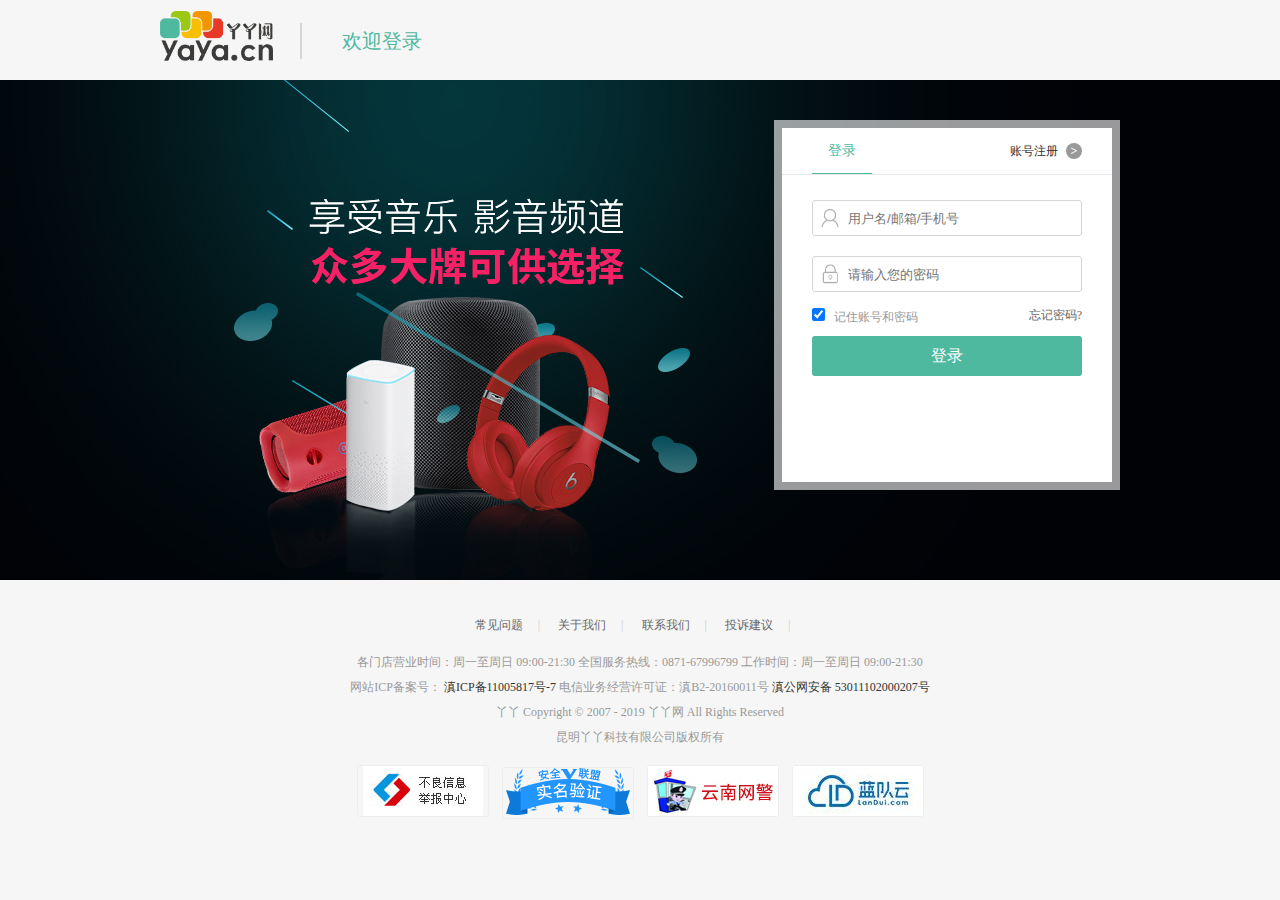
<file: Project_yaya/login.html>
<!DOCTYPE html>
<html lang="en">
<head>
    <meta charset="UTF-8">
    <meta name="viewport" content="width=device-width, initial-scale=1.0">
    <meta http-equiv="X-UA-Compatible" content="ie=edge">
    <title>登录</title>
    <link rel="stylesheet" href="css/public.css">
    <link rel="stylesheet" href="css/login.css">
    <!-- <link rel="stylesheet" href="sass/public.css">
    <link rel="stylesheet" href="sass/login.css"> -->
</head>
<body>
    <header>
        <div class="wrapper-lo">
            <a href="index.html">
                <img src="images/yaya.png" alt="">
                <span>欢迎登录</span>
            </a>
        </div>
    </header>
    <main>
        <div class="wrapper-lo">
            <div class="log-ad">
                <a href=""></a>
            </div>
            <div class="log-border">
                <div class="login-box">
                    <div class="log-tab">
                        <a href="" class="log">登录</a>
                        <div class="reg">
                            <a href="register.html">
                                账号注册
                                <em>></em>
                            </a>
                        </div>
                    </div>
                    <div class="log-body">
                        <div class="test">
                            <input type="text" id="user" placeholder="用户名/邮箱/手机号">
                            <input type="text" id="pass" placeholder="请输入您的密码">
                        </div>
                        <div class="remember">
                            <input type="checkbox" id="issave" checked>
                            <label for="issave">记住账号和密码</label>
                            <a href="">忘记密码?</a>
                        </div>
                        <div class="tishi">用户名不存在</div>
                        <button id="logbtn">登录</button>
                    </div>
                </div>
            </div>
        </div>
    </main>
    <div id="bottom">
        <div class="wrapper">
            <div class="foot-nav">
                <a href="">常见问题</a><i>|</i>
                <a href="">关于我们</a><i>|</i>
                <a href="">联系我们</a><i>|</i>
                <a href="">投诉建议</a><i>|</i>
            </div>
            <div class="copy">
                <p>各门店营业时间：周一至周日 09:00-21:30      全国服务热线：0871-67996799      工作时间：周一至周日 09:00-21:30</p>
                <p>
                    网站ICP备案号：
                    <a href="">滇ICP备11005817号-7 </a>
                    电信业务经营许可证：滇B2-20160011号      
                    <a href="">滇公网安备 53011102000207号</a>
                </p>
                <p>丫丫 Copyright © 2007 - 2019 丫丫网 All Rights Reserved</p>
                <p>昆明丫丫科技有限公司版权所有</p>
            </div>
            <div class="bot-link">
                <a href=""><img src="images/botpic1c.jpg" alt=""></a>
                <a href=""><img src="images/sm_124x47.png" alt=""></a>
                <a href=""><img src="images/bot_link.jpg" alt=""></a>
                <a href=""><img src="images/landui.jpg" alt=""></a>
            </div>
        </div>
    </div>
</body>
<script src="libs/cookie.js"></script>
<script src="js/login.js"></script>
</html>
</file>
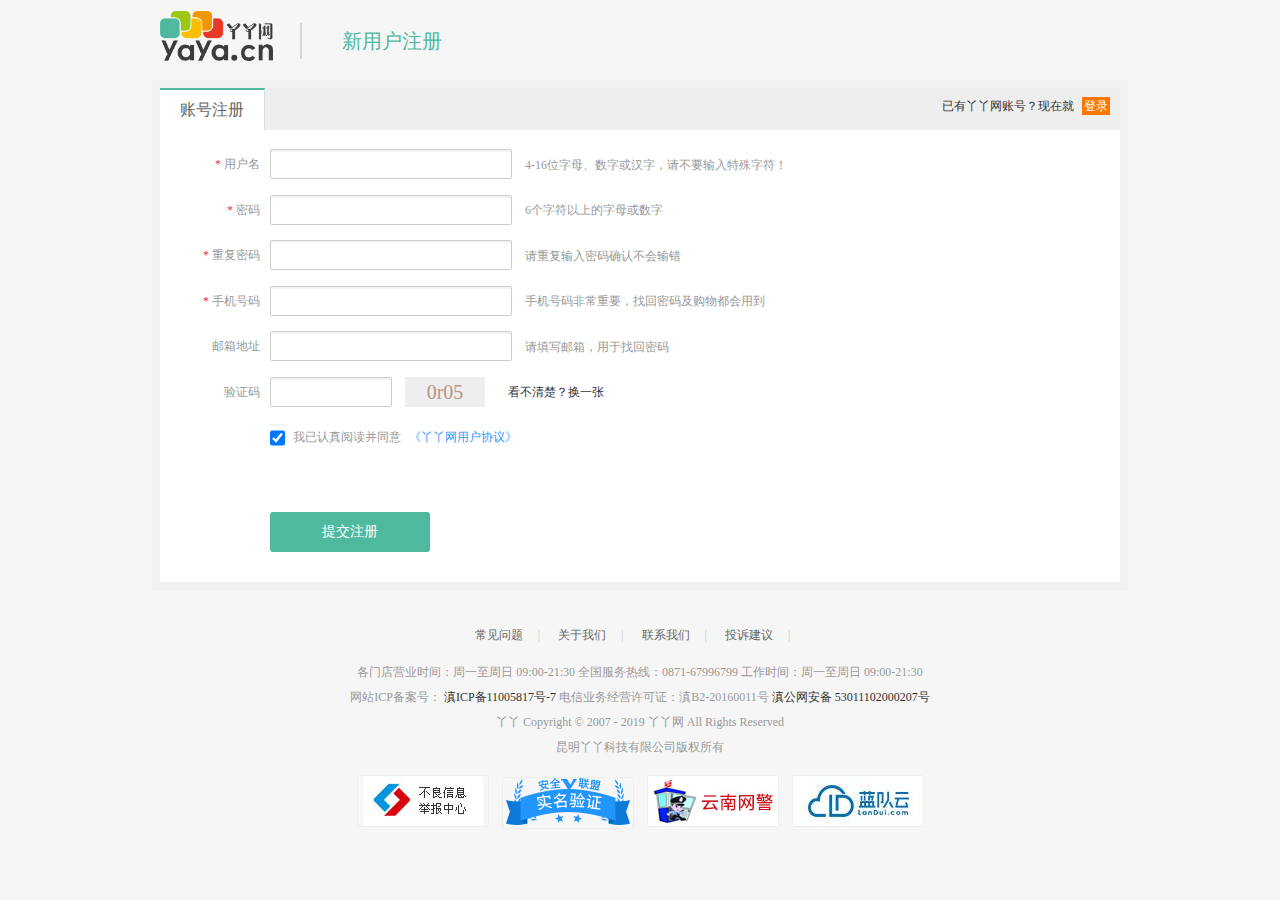
<file: Project_yaya/register.html>
<!DOCTYPE html>
<html lang="en">
<head>
    <meta charset="UTF-8">
    <meta name="viewport" content="width=device-width, initial-scale=1.0">
    <meta http-equiv="X-UA-Compatible" content="ie=edge">
    <title>注册</title>
    <link rel="stylesheet" href="css/public.css">
    <link rel="stylesheet" href="css/register.css">
    <!-- <link rel="stylesheet" href="sass/public.css">
    <link rel="stylesheet" href="sass/register.css"> -->
</head>
<body>
    <header>
        <div class="wrapper-lo">
            <a href="index.html">
                <img src="images/yaya.png" alt="">
                <span>新用户注册</span>
            </a>
        </div>
    </header>

    <main>
        <div class="reg-wrap">
            <div class="reg-tab">
                <span>账号注册</span>
                <div class="regtip">
                    已有丫丫网账号？现在就
                    <a href="login.html">登录</a>
                </div>
            </div>
            <div class="reg-body">
                <dl>
                    <dt>
                        <i>*</i>
                        用户名
                    </dt>
                    <dd>
                        <input type="text" id="userid">
                        <em>4-16位字母、数字或汉字，请不要输入特殊字符！</em>
                    </dd>
                </dl>
                <dl>
                    <dt>
                        <i>*</i>
                        密码
                    </dt>
                    <dd>
                        <input type="password" id="userpwd">
                        <em>6个字符以上的字母或数字</em>
                    </dd>
                </dl>
                <dl>
                    <dt>
                        <i>*</i>
                        重复密码
                    </dt>
                    <dd>
                        <input type="password" id="userpwd-same">
                        <em>请重复输入密码确认不会输错</em>
                    </dd>
                </dl>
                <dl>
                    <dt>
                        <i>*</i>
                        手机号码
                    </dt>
                    <dd>
                        <input type="text" id="usermobile">
                        <em>手机号码非常重要，找回密码及购物都会用到</em>
                    </dd>
                </dl>
                <dl>
                    <dt>
                        邮箱地址
                    </dt>
                    <dd>
                        <input type="email" id="usermail">
                        <em>请填写邮箱，用于找回密码</em>
                    </dd>
                </dl>
                <dl id="testcode">
                    <dt>
                        验证码
                    </dt>
                    <dd>
                        <input type="" id="yzm">
                        <span></span>
                        <i></i>
                        <em>看不清楚？换一张</em>
                    </dd>
                </dl>
                <dl id="agree">
                    <dt></dt>
                    <dd>
                        <input type="checkbox" id="mmprovision" checked>
                        <label for="mmprovision">
                            我已认真阅读并同意
                            <a href="">《丫丫网用户协议》</a>
                        </label>
                        <span></span>
                    </dd>
                    <dl id="success">
                        <dd></dd>
                    </dl>
                </dl>
                <dl id="register">
                    <dt></dt>
                    <dd>
                        <button id="regbtn">提交注册</button>
                    </dd>
                </dl>
                
            </div>
        </div>
    </main>

    <div id="bottom">
        <div class="wrapper">
            <div class="foot-nav">
                <a href="">常见问题</a><i>|</i>
                <a href="">关于我们</a><i>|</i>
                <a href="">联系我们</a><i>|</i>
                <a href="">投诉建议</a><i>|</i>
            </div>
            <div class="copy">
                <p>各门店营业时间：周一至周日 09:00-21:30      全国服务热线：0871-67996799      工作时间：周一至周日 09:00-21:30</p>
                <p>
                    网站ICP备案号：
                    <a href="">滇ICP备11005817号-7 </a>
                    电信业务经营许可证：滇B2-20160011号      
                    <a href="">滇公网安备 53011102000207号</a>
                </p>
                <p>丫丫 Copyright © 2007 - 2019 丫丫网 All Rights Reserved</p>
                <p>昆明丫丫科技有限公司版权所有</p>
            </div>
            <div class="bot-link">
                <a href=""><img src="images/botpic1c.jpg" alt=""></a>
                <a href=""><img src="images/sm_124x47.png" alt=""></a>
                <a href=""><img src="images/bot_link.jpg" alt=""></a>
                <a href=""><img src="images/landui.jpg" alt=""></a>
            </div>
        </div>
    </div>
</body>
<script src="libs/cookie.js"></script>
<script src="js/register.js"></script>
</html>
</file>
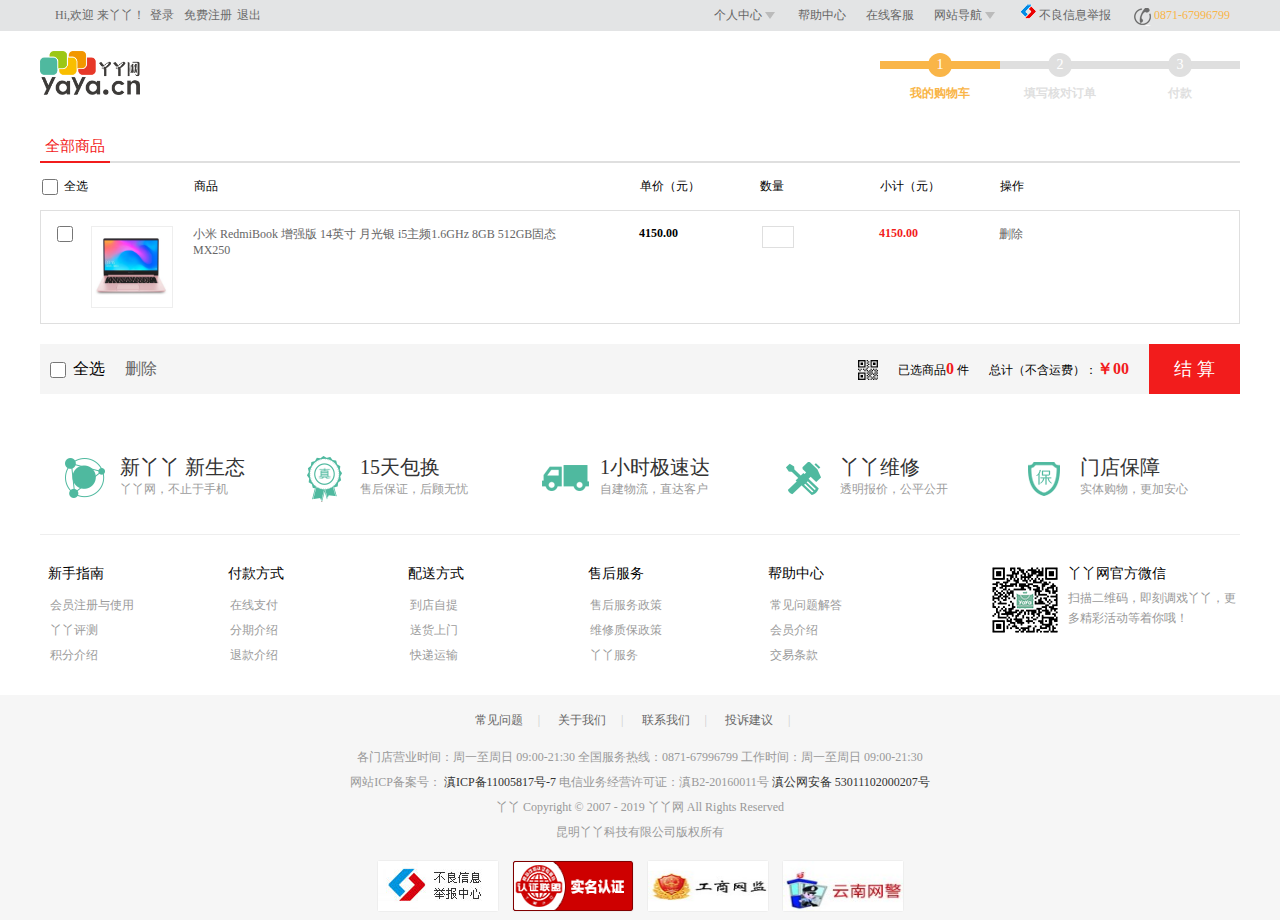
<file: Project_yaya/shoppingcar.html>
<!DOCTYPE html>
<html lang="en">
<head>
    <meta charset="UTF-8">
    <meta name="viewport" content="width=device-width, initial-scale=1.0">
    <meta http-equiv="X-UA-Compatible" content="ie=edge">
    <title>购物车-丫丫网</title>
    <link rel="stylesheet" href="css/public.css">
    <link rel="stylesheet" href="css/shoppingcar.css">
    <!-- <link rel="stylesheet" href="sass/public.css">
    <link rel="stylesheet" href="sass/shoppingcar.css"> -->
</head>
<body>
    <div id="top">
        <div class="wrapper">
            <div class="login l">
                <!-- <p>
                    Hi,欢迎来丫丫！
                    <a href="login.html">登录</a>
                    <a href="register.html">免费注册</a>
                </p> -->
                <p>
                    <b class="welcome">Hi,欢迎 <span style="color:#4fb99f;font-weight: 700;"></span> 来丫丫！</b>
                    <a href="login.html" class="lo">登录</a>
                    <a href="register.html" class="re">免费注册</a>
                    <em>退出</em>
                </p>
            </div>
            <div class="menu r">
                <a href="" class="user">个人中心<u></u></a>
                <a href="" class="help">帮助中心</a>
                <a href="" class="online">在线客服</a>
                <a href="" class="topnav">网站导航<u></u></a>
                <a href="" class="report"><b class="badinfo"></b>不良信息举报</a>
                <a href="" class="phone"><i class="tel"></i>0871-67996799</a>
            </div>
        </div>
    </div>
    <div class="shop-body wrapper">
        <div class="trade-head">
            <a href="index.html"><img src="images/yaya.png" alt=""></a>
            <div class="trade-step">
                <dl class="active">
                    <dt>1</dt>
                    <dd>我的购物车</dd>
                </dl>
                <dl>
                    <dt>2</dt>
                    <dd>填写核对订单</dd>
                </dl>
                <dl>
                    <dt>3</dt>
                    <dd>付款</dd>
                </dl>
            </div>
        </div>
        <div class="car-box">
            <div class="car-none">
                <img src="images/下载.png" alt="">
                <p>
                    购物车里还没有商品
                    <span>快<a href="index.html">去逛逛</a>吧</span>
                </p>
            </div>
            <div class="car-list">
                <div class="car-tab">
                    <div class="left l">
                        <a href="">
                            全部商品
                            <!-- <span class="red">2</span> -->
                        </a>
                    </div>
                    <div class="right r">
                        <!-- 已选
                        <span class="red">2</span>
                        件，合计（不含运费）
                        <b class="red">￥8749.00</b> -->
                    </div>
                </div>
                <div class="car-title">
                    <div class="car-check l">
                        <input type="checkbox" class="all">
                        全选
                    </div>
                    <div class="car-product-box">
                        <div class="product l">商品</div>
                        <div class="unit-price l">单价（元）</div>
                        <div class="count l">数量</div>
                        <div class="sum l">小计（元）</div>
                        <div class="action l">操作</div>
                    </div>
                </div>
                <div class="car-item">
                    <div class="item">
                        <div class="car-check l">
                            <input type="checkbox">
                        </div>
                        <div class="cart-product-box rel">
                            <div class="product l">
                                <a href="#" target="_blank" class="itemimg rel l">
                                    <img src="images/20190830170409768.jpg">
                                </a> 
                                <div class="product-title">
                                    <p class="title-line">
                                        <a href="#" target="_blank">
                                            小米 RedmiBook 增强版 14英寸 月光银 i5主频1.6GHz 8GB 512GB固态 MX250 
                                        </a>
                                    </p>
                                </div>
                            </div> 
                            <div class="unit-price l">
                                <b>4150.00</b>
                            </div>
                            <div class="count l">
                                <!-- <a href="">-</a>
                                <input type="text" disabled>
                                <a href="">+</a> -->
                                <input type="number" min="1" class="num">
                            </div>
                            <div class="sum l">
                                <b class="red">4150.00</b>
                            </div> 
                            <div class="action l">
                                <a>删除</a>
                            </div>
                        </div>
                    </div>
                </div>
                <div class="car-total">
                    <div class="left">
                        <div class="car-check">
                            <input type="checkbox" class="all">
                            全选
                        </div>
                        <a class="delgood" style="cursor: pointer;">删除</a>
                    </div>
                    <div class="right">
                        <span><img src="images/下载 (1).png" alt=""></span>
                        <span>
                            已选商品<b class="red totalnum">0</b> 件
                        </span>
                        <span>
                            总计（不含运费）：<b class="red totalprice">￥00</b> 
                        </span>
                        <button>结&nbsp;算</button>
                    </div>
                </div>
            </div>
        </div>
    </div>
    <footer>
        <div class="wrapper">
            <div class="promise">
                <a href="">
                    <dl>
                        <dt class="d1"></dt>
                        <dd>
                            <h4>新丫丫 新生态</h4>
                            <p>丫丫网，不止于手机</p>
                        </dd>
                    </dl>
                </a>
                <a href="">
                    <dl>
                        <dt class="d2"></dt>
                        <dd>
                            <h4>15天包换</h4>
                            <p>售后保证，后顾无忧</p>
                        </dd>
                    </dl>
                </a>
                <a href="">
                    <dl>
                        <dt class="d3"></dt>
                        <dd>
                            <h4>1小时极速达</h4>
                            <p>自建物流，直达客户</p>
                        </dd>
                    </dl>
                </a>
                <a href="">
                    <dl>
                        <dt class="d4"></dt>
                        <dd>
                            <h4>丫丫维修</h4>
                            <p>透明报价，公平公开</p>
                        </dd>
                    </dl>
                </a>
                <a href="">
                    <dl>
                        <dt class="d5"></dt>
                        <dd>
                            <h4>门店保障</h4>
                            <p>实体购物，更加安心</p>
                        </dd>
                    </dl>
                </a>
            </div>
            <div class="foot-help">
                <dl>
                    <dt>新手指南</dt>
                    <dd>
                        <a href="">会员注册与使用</a>
                        <a href="">丫丫评测</a>
                        <a href="">积分介绍</a>
                    </dd>
                </dl>
                <dl>
                    <dt>付款方式</dt>
                    <dd>
                        <a href="">在线支付</a>
                        <a href="">分期介绍</a>
                        <a href="">退款介绍</a>
                    </dd>
                </dl>
                <dl>
                    <dt>配送方式</dt>
                    <dd>
                        <a href="">到店自提</a>
                        <a href="">送货上门</a>
                        <a href="">快递运输</a>
                    </dd>
                </dl>
                <dl>
                    <dt>售后服务</dt>
                    <dd>
                        <a href="">售后服务政策</a>
                        <a href="">维修质保政策</a>
                        <a href="">丫丫服务</a>
                    </dd>
                </dl>
                <dl>
                    <dt>帮助中心</dt>
                    <dd>
                        <a href="">常见问题解答</a>
                        <a href="">会员介绍</a>
                        <a href="">交易条款</a>
                    </dd>
                </dl>
                <dl class="foot-sns">
                    <dt></dt>
                    <dd>
                        <h4>丫丫网官方微信</h4>
                        <p>扫描二维码，即刻调戏丫丫，更多精彩活动等着你哦！</p>
                    </dd>
                </dl>
            </div>
        </div>
    </footer>
    <div id="bottom">
        <div class="wrapper">
            <div class="foot-nav">
                <a href="">常见问题</a><i>|</i>
                <a href="">关于我们</a><i>|</i>
                <a href="">联系我们</a><i>|</i>
                <a href="">投诉建议</a><i>|</i>
            </div>
            <div class="copy">
                <p>各门店营业时间：周一至周日 09:00-21:30      全国服务热线：0871-67996799      工作时间：周一至周日 09:00-21:30</p>
                <p>
                    网站ICP备案号：
                    <a href="">滇ICP备11005817号-7 </a>
                    电信业务经营许可证：滇B2-20160011号      
                    <a href="">滇公网安备 53011102000207号</a>
                </p>
                <p>丫丫 Copyright © 2007 - 2019 丫丫网 All Rights Reserved</p>
                <p>昆明丫丫科技有限公司版权所有</p>
            </div>
            <div class="bot-link">
                <a href=""><img src="images/botpic1c.jpg" alt=""></a>
                <a href=""><img src="images/verified.png" alt=""></a>
                <a href=""><img src="images/industry-and-cyber supervision.jpg" alt=""></a>
                <a href=""><img src="images/yunnan-network-police.jpg" alt=""></a>
            </div>
        </div>
    </div>
</body>
<script src="libs/ajax.js"></script>
<script src="libs/cookie.js"></script>
<script src="js/shoppingcar.js"></script>
</html>
</file>
<file: Project_yaya/css/public.css>
@charset "utf-8";
/* CSS Document */


body,ol,ul,h1,h2,h3,h4,h5,h6,p,dl,dd,fieldset,legend,input,textarea,select
{margin:0;padding:0;}
body{font-size:12px "微软雅黑";word-wrap:break-word;}
a,u,s,del{color:#666;text-decoration:none;} 
fieldset,a img,.bor0 {border:0;}
i,em,b{font-style:normal;font-weight:100;}
li{list-style:none;}
img{vertical-align:middle;}
table{border-collapse:collapse;}
textarea{resize:none;}/* 禁用多行文本框的拉伸*/

/*首行缩进2个字*/
.ind2{text-indent:2em;}

/*文本溢出出现省略号*/
.over{white-space:nowrap;overflow:hidden;text-overflow:ellipsis;}

/*图片垂直对齐*/
.valign{text-align:center;}
.valign img{vertical-align:middle;}
.valign:after{content:"";vertical-align:middle;height:100%;display:inline-block;}

.clear:before{content:"";display:table;}/*解决margin-top传递问题*/
.clear:after{content:"";clear:both;display:block;}/*清除浮动*/

.l{float:left;}
.r{float:right;}

.none{display:none;}

.rel{position: relative;}
.abs{position: absolute;}
</file>
<file: Project_yaya/css/index.css>
@charset "UTF-8";
.wrapper {
  width: 1200px;
  margin: 0 auto;
}

body {
  background: #f7f7f7;
}

#top {
  height: 31px;
  background: #e3e4e5;
  overflow: hidden;
}

#top .wrapper {
  font: 12px/30px "";
}

#top .wrapper .location a {
  color: #333;
  line-height: 30px;
}

#top .wrapper .location a:hover {
  color: #4fb99f;
}

#top .wrapper .location a i.loca {
  display: inline-block;
  width: 12px;
  height: 30px;
  background: url(../images/weizhi.png) no-repeat center;
  float: left;
  margin-right: 6px;
}

#top .wrapper .login {
  margin-left: 15px;
  color: #6b6b6b;
}

#top .wrapper .login p {
  display: flex;
}

#top .wrapper .login p a {
  color: #6b6b6b;
  margin: 0 5px;
}

#top .wrapper .login p a:hover {
  color: #4fb99f;
}

#top .wrapper .login p em {
  cursor: pointer;
}

#top .wrapper .login p em:hover {
  color: #4fb99f;
}

#top .wrapper .menu a {
  padding: 0 10px;
  float: left;
}

#top .wrapper .menu a:hover {
  color: #4fb99f;
}

#top .wrapper .menu a:hover u {
  transform: rotate(180deg);
  transition: 0.2s linear;
}

#top .wrapper .menu a.phone {
  color: #4fb99f;
}

#top .wrapper .menu a.phone:hover {
  background: #fff;
}

#top .wrapper .menu u {
  display: inline-block;
  width: 0;
  border-top: solid 7px #bbb;
  border-left: solid 5px #e3e4e5;
  border-right: solid 5px #e3e4e5;
  margin: 0 3px;
}

#top .wrapper .menu b.badinfo {
  display: inline-block;
  width: 15px;
  height: 15px;
  margin: 0 3px;
  background: url(../images/jubao.png) no-repeat center;
}

#top .wrapper .menu i {
  margin: 0 3px;
}

#top .wrapper .menu i.vip {
  display: inline-block;
  background: url(../images/icon.png);
  width: 18px;
  height: 16px;
  background-position: -54px -19px;
  vertical-align: text-top;
}

#top .wrapper .menu i.tel {
  display: inline-block;
  background: url(../images/icon.png);
  width: 17px;
  height: 18px;
  background-position: -72px -19px;
  vertical-align: text-top;
}

header {
  height: 145px;
}

header .wrapper .logo a {
  display: block;
  width: 220px;
  height: 145px;
  line-height: 145px;
  text-align: center;
}

header .wrapper .logo a img {
  width: 140px;
  vertical-align: middle;
}

header .wrapper .search {
  height: 72px;
  margin: 25px 0 0 115px;
}

header .wrapper .search .searchbox form {
  height: 38px;
}

header .wrapper .search .searchbox form .txt {
  width: 450px;
  height: 34px;
  border: 2px solid #4fb99f;
  float: left;
}

header .wrapper .search .searchbox form .txt input {
  padding: 0 10px;
  width: 100%;
  height: 100%;
  display: block;
  line-height: 34px;
  color: #333;
  border: 0;
}

header .wrapper .search .searchbox form .txt ul {
  position: relative;
  z-index: 10;
  background: #fff;
  color: #333;
  display: none;
}

header .wrapper .search .searchbox form .txt li {
  line-height: 34px;
  padding: 3px 5px;
  font-size: 12px;
}

header .wrapper .search .searchbox form .txt li.active {
  background: #999;
}

header .wrapper .search .searchbox form .btn {
  text-align: center;
  border: 0;
  color: #fff;
  background: #4fb99f;
  font-size: 16px;
  width: 70px;
  height: 38px;
  float: left;
  cursor: pointer;
}

header .wrapper .search .hotsearch {
  height: 25px;
  line-height: 25px;
  font-size: 12px;
  color: #999;
}

header .wrapper .search .hotsearch a {
  color: #999;
  margin-right: 14px;
}

header .wrapper .shopcar {
  margin-top: 25px;
}

header .wrapper .shopcar .car {
  display: block;
  width: 160px;
  height: 38px;
  border: 1px solid #bfbfbf;
  text-align: center;
  background: #fff;
  font-size: 12px;
  line-height: 38px;
  cursor: pointer;
}

header .wrapper .shopcar .car i {
  display: inline-block;
  background: url(../images/icon.png);
  width: 18px;
  height: 18px;
  background-position: -78px -361px;
  vertical-align: text-top;
}

header .wrapper .shopcar .car b {
  display: inline-block;
  height: 14px;
  line-height: 14px;
  background: #4fb99f;
  padding: 0 3px;
  border-radius: 14px;
  color: #fff;
}

nav .wrapper .nav {
  margin-left: 230px;
  margin-top: -45px;
  width: 980px;
  height: 45px;
  line-height: 45px;
}

nav .wrapper .nav a.one {
  color: #333;
  float: left;
  padding: 0 16px;
}

nav .wrapper .nav div {
  position: relative;
}

nav .wrapper .nav ul {
  display: none;
  z-index: 9;
  background: #fff;
  position: absolute;
  top: 40px;
  left: 0;
  width: 110px;
  box-shadow: 0 0 3px #666;
}

nav .wrapper .nav ul li a {
  display: block;
  font-size: 14px;
  height: 40px;
  line-height: 40px;
  padding: 0 15px;
}

nav .wrapper .nav-menu {
  z-index: 99;
  width: 220px;
  height: 480px;
  background: rgba(51, 51, 51, 0.6);
  left: 0;
  top: 45px;
}

nav .wrapper .nav-menu dl dt {
  padding: 8px 10px;
}

nav .wrapper .nav-menu dl dt b {
  display: block;
  height: 20px;
  line-height: 20px;
  overflow: hidden;
}

nav .wrapper .nav-menu dl dt b i {
  float: left;
  margin-right: 8px;
}

nav .wrapper .nav-menu dl dt b i.tel {
  display: inline-block;
  background: url(../images/icon.png);
  width: 16px;
  height: 16px;
  background-position: -32px -36px;
  vertical-align: text-top;
}

nav .wrapper .nav-menu dl dt b i.home {
  display: inline-block;
  background: url(../images/icon.png);
  width: 16px;
  height: 16px;
  background-position: -154px -18px;
  vertical-align: text-top;
}

nav .wrapper .nav-menu dl dt b i.wear {
  display: inline-block;
  background: url(../images/icon.png);
  width: 16px;
  height: 16px;
  background-position: -98px -36px;
  vertical-align: text-top;
}

nav .wrapper .nav-menu dl dt b i.parts {
  display: inline-block;
  background: url(../images/icon.png);
  width: 16px;
  height: 16px;
  background-position: -65px -36px;
  vertical-align: text-top;
}

nav .wrapper .nav-menu dl dt b i.computer {
  display: inline-block;
  background: url(../images/icon.png);
  width: 16px;
  height: 16px;
  background-position: -48px -36px;
  vertical-align: text-top;
}

nav .wrapper .nav-menu dl dt b i.fashion {
  display: inline-block;
  background: url(../images/icon.png);
  width: 16px;
  height: 16px;
  background-position: -114px -36px;
  vertical-align: text-top;
}

nav .wrapper .nav-menu dl dt b a {
  display: inline-block;
  color: #fff;
  font-size: 12px;
}

nav .wrapper .nav-menu dl dt b s {
  display: inline-block;
  float: right;
  color: #fff;
  font-size: 12px;
  font-family: "宋体";
  font-weight: 700;
}

nav .wrapper .nav-menu dl dt span {
  height: 44px;
  line-height: 22px;
  display: block;
  padding-left: 24px;
}

nav .wrapper .nav-menu dl dt span a {
  color: rgba(255, 255, 255, 0.7);
  display: inline-block;
  font-size: 12px;
}

nav .wrapper .nav-menu dl dd {
  display: none;
  width: 760px;
  background: #fff;
  position: absolute;
  z-index: 9;
  top: 0;
  left: 220px;
  border: 1px solid #bfbfbf;
  border-left: none;
}

nav .wrapper .nav-menu dl dd .left {
  width: 510px;
  float: left;
  margin: 10px;
}

nav .wrapper .nav-menu dl dd .left .nav-menu-items {
  border-bottom: 1px solid #eee;
  margin-bottom: 10px;
  padding: 0 10px 10px 0;
}

nav .wrapper .nav-menu dl dd .left .nav-menu-items h4 {
  float: left;
  width: 70px;
  line-height: 25px;
  color: #4fb99f;
  font-size: 12px;
}

nav .wrapper .nav-menu dl dd .left .nav-menu-items p a {
  font-size: 12px;
  color: #333;
}

nav .wrapper .nav-menu dl dd .left .nav-menu-items p span {
  font-size: 12px;
  color: #bbb;
  margin: 0 5px;
}

nav .wrapper .nav-menu dl dd .right {
  float: right;
  height: 458px;
  width: 200px;
  padding: 10px;
}

nav .wrapper .nav-menu dl dd .right a {
  display: block;
}

nav .wrapper .nav-menu dl dd .right a.last {
  border-top: 1px dotted #ccc;
}

#banner-bg {
  height: 480px;
}

#banner-bg .wrapper .banner {
  width: 760px;
  height: 480px;
  margin-left: 220px;
  overflow: hidden;
}

#banner-bg .wrapper .banner .banner-bd li {
  position: absolute;
  left: 760px;
  top: 0;
}

#banner-bg .wrapper .banner .banner-bd li.first {
  left: 0;
}

#banner-bg .wrapper .banner .btn {
  display: block;
  position: absolute;
  top: 50%;
  width: 40px;
  height: 70px;
  border-radius: 3px;
  margin: 10px;
  margin-top: -35px;
  background-size: 40px;
}

#banner-bg .wrapper .banner .btn-l {
  background: rgba(0, 0, 0, 0.2) url("../images/arrow_left.png") no-repeat center;
  left: 0;
}

#banner-bg .wrapper .banner .btn-r {
  background: rgba(0, 0, 0, 0.2) url("../images/arrow_right.png") no-repeat center;
  right: 0;
}

#banner-bg .wrapper .side-box {
  width: 220px;
  height: 480px;
  background: #fff;
  right: 0;
  top: 0;
  font-size: 12px;
}

#banner-bg .wrapper .side-box .user-login {
  padding: 10px;
  border-bottom: 1px solid #eee;
}

#banner-bg .wrapper .side-box .user-login dl dt {
  float: left;
  border: 3px solid #eee;
  border-radius: 100%;
  width: 42px;
  height: 42px;
  margin: 0 5px;
}

#banner-bg .wrapper .side-box .user-login dl dt a img {
  width: 42px;
  height: 42px;
  border-radius: 100%;
}

#banner-bg .wrapper .side-box .user-login dl dd {
  margin-left: 44px;
  line-height: 22px;
}

#banner-bg .wrapper .side-box .user-login dl dd p {
  color: #f70;
}

#banner-bg .wrapper .side-box .user-login dl dd a {
  font-size: 12px;
  color: #333;
}

#banner-bg .wrapper .side-box .user-login div {
  margin: 6px 0 0 6px;
}

#banner-bg .wrapper .side-box .user-login div a {
  color: #4fb99f;
}

#banner-bg .wrapper .side-box .notice h3 {
  height: 36px;
  line-height: 36px;
  border-bottom: 1px solid #eee;
  padding: 0 10px;
}

#banner-bg .wrapper .side-box .notice h3 a {
  color: #333;
  font-size: 14px;
  float: left;
  font-weight: 100;
}

#banner-bg .wrapper .side-box .notice h3 span a {
  color: #333;
  font-size: 14px;
  float: right;
  font-weight: 100;
}

#banner-bg .wrapper .side-box .notice ul {
  margin: 10px 0;
  height: 72px;
}

#banner-bg .wrapper .side-box .notice ul li {
  height: 24px;
  line-height: 24px;
  margin: 0 10px;
  white-space: nowrap;
  overflow: hidden;
  text-overflow: ellipsis;
}

#banner-bg .wrapper .side-box .notice ul li a {
  color: #999;
}

#banner-bg .wrapper .side-box .notice ul li:hover a {
  color: #4fb99f;
}

#banner-bg .wrapper .side-box .notice ul li.first a {
  color: #333;
}

#banner-bg .wrapper .side-box .notice ul li.first a:hover a {
  color: #4fb99f;
}

#banner-bg .wrapper .side-box .service {
  height: 36px;
  border-top: 1px solid #eee;
  border-bottom: 1px solid #eee;
}

#banner-bg .wrapper .side-box .service h3 {
  line-height: 36px;
  font-weight: 100;
  padding: 0 10px;
}

#banner-bg .wrapper .side-box .service .service-menu {
  width: 110%;
  overflow: hidden;
}

#banner-bg .wrapper .side-box .service .service-menu a {
  display: block;
  width: 73px;
  height: 73px;
  border-right: 1px solid #eee;
  border-bottom: 1px solid #eee;
  float: left;
  text-align: center;
}

#banner-bg .wrapper .side-box .service .service-menu a span {
  display: block;
}

#banner-bg .wrapper .side-box .service .service-menu a .i1 {
  display: inline-block;
  background: url(../images/service-icon-new2.png);
  background-size: 495px;
  width: 36px;
  height: 36px;
  background-position: 0 0;
  margin: 8px auto 4px;
}

#banner-bg .wrapper .side-box .service .service-menu a .i2 {
  display: inline-block;
  background: url(../images/service-icon-new2.png);
  background-size: 495px;
  width: 36px;
  height: 36px;
  background-position: -51px 0;
  margin: 8px auto 4px;
}

#banner-bg .wrapper .side-box .service .service-menu a .i3 {
  display: inline-block;
  background: url(../images/service-icon-new2.png);
  background-size: 495px;
  width: 36px;
  height: 36px;
  background-position: -204px 0;
  margin: 8px auto 4px;
}

#banner-bg .wrapper .side-box .service .service-menu a .i4 {
  display: inline-block;
  background: url(../images/service-icon-new2.png);
  background-size: 495px;
  width: 36px;
  height: 36px;
  background-position: -306px 0;
  margin: 8px auto 4px;
}

#banner-bg .wrapper .side-box .service .service-menu a .i5 {
  display: inline-block;
  background: url(../images/service-icon-new2.png);
  background-size: 495px;
  width: 36px;
  height: 36px;
  background-position: -357px 0;
  margin: 8px auto 4px;
}

#banner-bg .wrapper .side-box .service .service-menu a .i6 {
  display: inline-block;
  background: url(../images/service-icon-new2.png);
  background-size: 495px;
  width: 36px;
  height: 36px;
  background-position: -408px 0;
  margin: 8px auto 4px;
}

#banner-bg .wrapper .side-box .service .service-menu a .i7 {
  display: inline-block;
  background: url(../images/service-icon-new2.png);
  background-size: 495px;
  width: 36px;
  height: 36px;
  background-position: -153px 0;
  margin: 8px auto 4px;
}

#banner-bg .wrapper .side-box .service .service-menu a .i8 {
  display: inline-block;
  background: url(../images/service-icon-new2.png);
  background-size: 495px;
  width: 36px;
  height: 36px;
  background-position: -255px 0;
  margin: 8px auto 4px;
}

#banner-bg .wrapper .side-box .service .service-menu a .i9 {
  display: inline-block;
  background: url(../images/service-icon-new2.png);
  background-size: 495px;
  width: 36px;
  height: 36px;
  background-position: -305px 0;
  margin: 8px auto 4px;
}

#banner-bg .wrapper .side-box .service .service-menu a:hover {
  background: #eee;
  color: #4fb99f;
}

#homebox .go-troika {
  margin-top: 20px;
  overflow: hidden;
}

#homebox .go-troika .tro {
  width: 393px;
  background: #fff;
}

#homebox .go-troika .tro .troika-body {
  padding: 10px;
}

#homebox .go-troika .tro .troika-body img:hover {
  transform: translateX(-10px);
  transition-duration: .3s;
}

#homebox .go-troika .tro .troika-body .left {
  float: left;
  border-right: 1px dashed #d6d6d6;
}

#homebox .go-troika .tro .troika-body .right {
  float: right;
}

#homebox .go-troika .tro .troika-body a {
  width: 186px;
  height: 126px;
  display: block;
  position: relative;
  color: #555;
}

#homebox .go-troika .tro .troika-body a .tip {
  z-index: 90;
  position: absolute;
  left: 0;
  top: 0;
  padding: 10px;
  line-height: 18px;
  width: 170px;
}

#homebox .go-troika .tro .troika-body a .tip h3 {
  font-size: 16px;
  padding-bottom: 8px;
  font-weight: 100;
  color: #4fb99f;
}

#homebox .go-troika .tro .troika-body a .tip p {
  font-size: 12px;
}

#homebox .go-troika .tro .troika-body a img {
  width: 80px;
  height: 80px;
  position: absolute;
  right: 0;
  bottom: 0;
}

#homebox .go-troika .tro .troika-body .big {
  display: block;
  width: 186px;
  height: 253px;
  border-bottom: 1px dashed #d6d6d6;
}

#homebox .go-troika .tro .troika-body .big img {
  left: 13px;
  width: 160px;
  height: 160px;
}

#homebox .go-troika .tro .troika-body .bl {
  border-bottom: 1px dashed #d6d6d6;
}

#homebox .go-troika .troika-c {
  margin: 0 10px;
}

#homebox .go-troika .troika-c .troika-body a .tip h3 {
  color: #e76641;
}

#homebox .go-troika .troika-r .troika-body a .tip h3 {
  color: #a26644;
}

#homebox .sub-logo {
  margin-top: 20px;
  overflow: hidden;
}

#homebox .sub-logo .left {
  margin-right: 10px;
}

#homebox .sub-logo a {
  display: block;
}

#homebox .sub-logo a img {
  width: 595px;
  height: 160px;
}

#homebox .sub-logo a .sh-tip {
  right: 0;
  top: 0;
}

#homebox .sub-logo a .sh-tip img {
  width: 375px;
  height: 160px;
}

#homebox .sub-logo a .sh-tip:hover {
  transform: translateX(-10px);
  transition-duration: .3s;
}

#homebox .go-product .phone .title {
  margin: 20px auto;
}

#homebox .go-product .phone .go-floor1 {
  background: #fff;
  margin-bottom: 20px;
  height: auto;
}

#homebox .go-product .phone .go-floor1 .floor-main {
  padding: 10px;
  overflow: hidden;
}

#homebox .go-product .phone .go-floor1 .floor-main .left-AD {
  width: 190px;
}

#homebox .go-product .phone .go-floor1 .floor-main .left-AD a {
  display: block;
}

#homebox .go-product .phone .go-floor1 .floor-main .left-AD a .diy-tip {
  z-index: 90;
  left: 0;
  top: 0;
  padding: 10px;
  line-height: 18px;
  width: 170px;
}

#homebox .go-product .phone .go-floor1 .floor-main .left-AD a .diy-tip h3 {
  color: #4fb99f;
  font-size: 16px;
  padding-bottom: 8px;
  font-weight: 100;
}

#homebox .go-product .phone .go-floor1 .floor-main .left-AD a .diy-tip p {
  font-size: 12px;
  color: #6b6b6b;
}

#homebox .go-product .phone .go-floor1 .floor-main .left-AD a img {
  width: 190px;
  height: 290px;
}

#homebox .go-product .phone .go-floor1 .floor-main .left-AD a img:hover {
  transform: scale(1.1);
  transition-duration: 1s;
}

#homebox .go-product .phone .go-floor1 .floor-main .left-AD .bottomAD {
  background: #4fb99f;
  height: 150px;
  color: #ffffff;
  text-align: center;
}

#homebox .go-product .phone .go-floor1 .floor-main .left-AD .bottomAD .anim-zoom {
  display: block;
  background: #4fb99f;
  line-height: 34px;
  top: -34px;
  left: -10px;
  width: 150px;
  padding: 0 30px 0 20px;
  opacity: .7;
  text-align: left;
  color: #ffffff;
}

#homebox .go-product .phone .go-floor1 .floor-main .left-AD .bottomAD .anim-zoom em {
  font-family: "宋体";
  font-weight: 700;
  position: absolute;
  right: 10px;
}

#homebox .go-product .phone .go-floor1 .floor-main .left-AD .bottomAD .anim-zoom:hover {
  text-decoration: underline;
}

#homebox .go-product .phone .go-floor1 .floor-main .left-AD .bottomAD dl {
  padding: 30px 20px;
}

#homebox .go-product .phone .go-floor1 .floor-main .left-AD .bottomAD dl dt {
  font-size: 26px;
  margin-bottom: 5px;
}

#homebox .go-product .phone .go-floor1 .floor-main .left-AD .bottomAD dl dd span {
  width: 70px;
  display: inline-block;
  line-height: 20px;
}

#homebox .go-product .phone .go-floor1 .floor-main .left-AD .bottomAD dl dd span a {
  display: block;
  color: #ffffff;
}

#homebox .go-product .phone .go-floor1 .floor-main .left-AD .bottomAD dl dd span a:hover {
  text-decoration: underline;
}

#homebox .go-product .phone .go-floor1 .floor-main .left-AD .bottomAD:before {
  content: "";
  border-top: 6px solid #444;
  border-left: 10px solid transparent;
  left: -10px;
  top: 0;
  position: absolute;
}

#homebox .go-product .phone .go-floor1 .floor-main .shop-list {
  margin-left: 10px;
  width: 780px;
  height: 440px;
}

#homebox .go-product .phone .go-floor1 .floor-main .shop-list ul {
  height: 439px;
  overflow: hidden;
}

#homebox .go-product .phone .go-floor1 .floor-main .shop-list ul li {
  float: left;
  width: 25%;
  height: 220px;
}

#homebox .go-product .phone .go-floor1 .floor-main .shop-list ul li a {
  border-right: 1px dashed #d6d6d6;
  border-bottom: 1px dashed #d6d6d6;
  display: block;
  height: 220px;
  position: relative;
}

#homebox .go-product .phone .go-floor1 .floor-main .shop-list ul li a .diy-tip {
  z-index: 90;
  left: 0;
  top: 0;
  padding: 10px;
  line-height: 18px;
  width: 170px;
}

#homebox .go-product .phone .go-floor1 .floor-main .shop-list ul li a .diy-tip h3 {
  color: #4fb99f;
  font-size: 16px;
  padding-bottom: 8px;
  font-weight: 100;
}

#homebox .go-product .phone .go-floor1 .floor-main .shop-list ul li a .diy-tip p {
  font-size: 12px;
  color: #555;
}

#homebox .go-product .phone .go-floor1 .floor-main .shop-list ul li a .diy-tip div {
  color: #4fb99f;
  font-size: 12px;
}

#homebox .go-product .phone .go-floor1 .floor-main .shop-list ul li a img {
  width: 120px;
  height: 120px;
  position: absolute;
  right: 0;
  bottom: 0;
}

#homebox .go-product .phone .go-floor1 .floor-main .shop-list ul li a img:hover {
  transform: translateX(-10px);
  transition-duration: .3s;
}

#homebox .go-product .phone .go-floor1 .floor-main .rightAD {
  width: 200px;
}

#homebox .go-product .phone .go-floor1 .floor-main .rightAD a {
  display: block;
  height: 110px;
  position: relative;
}

#homebox .go-product .phone .go-floor1 .floor-main .rightAD a .diy-tip {
  z-index: 90;
  left: 0;
  top: 0;
  padding: 10px;
  line-height: 18px;
  width: 170px;
}

#homebox .go-product .phone .go-floor1 .floor-main .rightAD a .diy-tip h3 {
  color: #4fb99f;
  font-size: 16px;
  padding-bottom: 8px;
  font-weight: 100;
}

#homebox .go-product .phone .go-floor1 .floor-main .rightAD a .diy-tip p {
  font-size: 12px;
  color: #555;
}

#homebox .go-product .phone .go-floor1 .floor-main .rightAD a img {
  position: absolute;
  right: 0;
  bottom: 0;
  width: 80px;
  height: 80px;
}

#homebox .go-product .phone .go-floor1 .floor-main .rightAD a img:hover {
  transform: translateX(-10px);
  transition-duration: .3s;
}

#homebox .go-product .phone .go-floor1 .brand-link .link-list {
  padding: 0 15px;
  width: 100%;
  z-index: 9;
  line-height: 46px;
}

#homebox .go-product .phone .go-floor1 .brand-link .link-list span {
  color: #4fb99f;
  margin-right: 20px;
  float: left;
}

#homebox .go-product .phone .go-floor1 .brand-link .link-list a {
  color: #4fb99f;
  float: left;
  line-height: 16px;
  border-right: 1px solid rgba(0, 0, 0, 0.1);
  margin: 16px 0 0 15px;
  padding-right: 15px;
}

#homebox .go-product .phone .go-floor1 .brand-link .link-list a:hover {
  text-decoration: underline;
}

#homebox .go-product .phone .go-floor1 .brand-link .link-bg {
  background: #4fb99f;
  opacity: .3;
  height: 46px;
}

footer {
  margin-top: 30px;
  background: #fff;
  position: relative;
}

footer .promise {
  height: 110px;
}

footer .promise a {
  display: block;
  width: 220px;
  float: left;
  margin: 30px 0  0 20px;
  color: #333;
}

footer .promise a dl {
  width: 220px;
}

footer .promise a dl dt {
  float: left;
}

footer .promise a dl .d1 {
  display: inline-block;
  background: url(../images/icon.png);
  width: 50px;
  height: 50px;
  background-position: 0 -232px;
  vertical-align: text-top;
}

footer .promise a dl .d2 {
  display: inline-block;
  background: url(../images/icon.png);
  width: 50px;
  height: 50px;
  background-position: -50px -232px;
  vertical-align: text-top;
}

footer .promise a dl .d3 {
  display: inline-block;
  background: url(../images/icon.png);
  width: 50px;
  height: 50px;
  background-position: -100px -232px;
  vertical-align: text-top;
}

footer .promise a dl .d4 {
  display: inline-block;
  background: url(../images/icon.png);
  width: 50px;
  height: 50px;
  background-position: -150px -232px;
  vertical-align: text-top;
}

footer .promise a dl .d5 {
  display: inline-block;
  background: url(../images/icon.png);
  width: 50px;
  height: 50px;
  background-position: 0 -282px;
  vertical-align: text-top;
}

footer .promise a dl dd {
  margin-left: 60px;
}

footer .promise a dl dd h4 {
  font-size: 20px;
  font-weight: 100;
}

footer .promise a dl dd p {
  font-size: 12px;
  color: #9c9c9c;
}

footer .promise a dl:hover h4 {
  color: #4fb99f;
}

footer .foot-help {
  border-top: 1px solid #eee;
  height: 160px;
}

footer .foot-help dl {
  float: left;
  height: 110px;
  width: 180px;
  padding-top: 30px;
}

footer .foot-help dl dt {
  font-size: 14px;
  padding-left: 8px;
}

footer .foot-help dl dd {
  padding-left: 10px;
  margin-top: 10px;
}

footer .foot-help dl dd a {
  font-size: 12px;
  display: block;
  line-height: 25px;
  color: #9c9c9c;
}

footer .foot-help .foot-sns {
  width: 250px;
  float: right;
}

footer .foot-help .foot-sns dt {
  float: left;
  display: inline-block;
  background: url(../images/icon.png);
  width: 70px;
  height: 70px;
  background-position: -130px -282px;
  vertical-align: text-top;
}

footer .foot-help .foot-sns dd {
  padding: 0;
  margin: 0 0 0 75px;
}

footer .foot-help .foot-sns dd h4 {
  font-size: 14px;
  font-weight: 100;
}

footer .foot-help .foot-sns dd p {
  font-size: 12px;
  margin-top: 5px;
  line-height: 20px;
  color: #999999;
}

#bottom {
  background: #f6f6f6;
  text-align: center;
  font-size: 12px;
}

#bottom .foot-nav {
  height: 50px;
  line-height: 50px;
}

#bottom .foot-nav i {
  margin: 0 15px;
  color: #ccc;
}

#bottom .foot-nav a:hover {
  color: #4fb99f;
}

#bottom .copy {
  padding-bottom: 15px;
  line-height: 25px;
  color: #999;
}

#bottom .copy a {
  color: #333;
}

#bottom .copy a:hover {
  color: #4fb99f;
}

#bottom .bot-link {
  height: 60px;
}

#bottom .bot-link a {
  display: inline-block;
  width: 130px;
  height: 50px;
  border: 1px solid #eee;
  border-radius: 3px;
  margin: 0 5px;
}

#bottom .bot-link .police {
  background: url(../images/bot_link.jpg);
  background-position: 0 -100px;
}

.diy-elevator {
  display: none;
  position: fixed;
  z-index: 9999;
  margin-left: -15px;
  top: 50px;
  z-index: 9px;
}

.diy-elevator a {
  display: block;
  line-height: 14px;
  width: 28px;
  height: 28px;
  padding: 4px;
  text-align: center;
  background: #bbb;
  color: #fff;
  margin-bottom: 1px;
  font-size: 12px;
  cursor: pointer;
}

.diy-elevator .totop {
  background: #4fb99f;
}
</file>
<file: Project_yaya/sass/public.css>
@charset "utf-8";
/* CSS Document */


body,ol,ul,h1,h2,h3,h4,h5,h6,p,dl,dd,fieldset,legend,input,textarea,select
{margin:0;padding:0;}
body{font-size:12px "微软雅黑";word-wrap:break-word;}
a,u,s,del{color:#666;text-decoration:none;} 
fieldset,a img,.bor0 {border:0;}
i,em,b{font-style:normal;font-weight:100;}
li{list-style:none;}
img{vertical-align:middle;}
table{border-collapse:collapse;}
textarea{resize:none;}/* 禁用多行文本框的拉伸*/

/*首行缩进2个字*/
.ind2{text-indent:2em;}

/*文本溢出出现省略号*/
.over{white-space:nowrap;overflow:hidden;text-overflow:ellipsis;}

/*图片垂直对齐*/
.valign{text-align:center;}
.valign img{vertical-align:middle;}
.valign:after{content:"";vertical-align:middle;height:100%;display:inline-block;}

.clear:before{content:"";display:table;}/*解决margin-top传递问题*/
.clear:after{content:"";clear:both;display:block;}/*清除浮动*/

.l{float:left;}
.r{float:right;}

.none{display:none;}

.rel{position: relative;}
.abs{position: absolute;}
</file>
<file: Project_yaya/sass/index.css>
@charset "UTF-8";
.wrapper {
  width: 1200px;
  margin: 0 auto;
}

body {
  background: #f7f7f7;
}

#top {
  height: 31px;
  background: #e3e4e5;
  overflow: hidden;
}

#top .wrapper {
  font: 12px/30px "";
}

#top .wrapper .location a {
  color: #333;
  line-height: 30px;
}

#top .wrapper .location a:hover {
  color: #4fb99f;
}

#top .wrapper .location a i.loca {
  display: inline-block;
  width: 12px;
  height: 30px;
  background: url(../images/weizhi.png) no-repeat center;
  float: left;
  margin-right: 6px;
}

#top .wrapper .login {
  margin-left: 15px;
  color: #6b6b6b;
}

#top .wrapper .login p {
  display: flex;
}

#top .wrapper .login p a {
  color: #6b6b6b;
  margin: 0 5px;
}

#top .wrapper .login p a:hover {
  color: #4fb99f;
}

#top .wrapper .login p em {
  cursor: pointer;
}

#top .wrapper .login p em:hover {
  color: #4fb99f;
}

#top .wrapper .menu a {
  padding: 0 10px;
  float: left;
}

#top .wrapper .menu a:hover {
  color: #4fb99f;
}

#top .wrapper .menu a:hover u {
  transform: rotate(180deg);
  transition: 0.2s linear;
}

#top .wrapper .menu a.phone {
  color: #4fb99f;
}

#top .wrapper .menu a.phone:hover {
  background: #fff;
}

#top .wrapper .menu u {
  display: inline-block;
  width: 0;
  border-top: solid 7px #bbb;
  border-left: solid 5px #e3e4e5;
  border-right: solid 5px #e3e4e5;
  margin: 0 3px;
}

#top .wrapper .menu b.badinfo {
  display: inline-block;
  width: 15px;
  height: 15px;
  margin: 0 3px;
  background: url(../images/jubao.png) no-repeat center;
}

#top .wrapper .menu i {
  margin: 0 3px;
}

#top .wrapper .menu i.vip {
  display: inline-block;
  background: url(../images/icon.png);
  width: 18px;
  height: 16px;
  background-position: -54px -19px;
  vertical-align: text-top;
}

#top .wrapper .menu i.tel {
  display: inline-block;
  background: url(../images/icon.png);
  width: 17px;
  height: 18px;
  background-position: -72px -19px;
  vertical-align: text-top;
}

header {
  height: 145px;
}

header .wrapper .logo a {
  display: block;
  width: 220px;
  height: 145px;
  line-height: 145px;
  text-align: center;
}

header .wrapper .logo a img {
  width: 140px;
  vertical-align: middle;
}

header .wrapper .search {
  height: 72px;
  margin: 25px 0 0 115px;
}

header .wrapper .search .searchbox form {
  height: 38px;
}

header .wrapper .search .searchbox form .txt {
  width: 450px;
  height: 34px;
  border: 2px solid #4fb99f;
  float: left;
}

header .wrapper .search .searchbox form .txt input {
  padding: 0 10px;
  width: 100%;
  height: 100%;
  display: block;
  line-height: 34px;
  color: #333;
  border: 0;
}

header .wrapper .search .searchbox form .txt ul {
  position: relative;
  z-index: 10;
  background: #fff;
  color: #333;
  display: none;
}

header .wrapper .search .searchbox form .txt li {
  line-height: 34px;
  padding: 3px 5px;
  font-size: 12px;
}

header .wrapper .search .searchbox form .txt li.active {
  background: #999;
}

header .wrapper .search .searchbox form .btn {
  text-align: center;
  border: 0;
  color: #fff;
  background: #4fb99f;
  font-size: 16px;
  width: 70px;
  height: 38px;
  float: left;
  cursor: pointer;
}

header .wrapper .search .hotsearch {
  height: 25px;
  line-height: 25px;
  font-size: 12px;
  color: #999;
}

header .wrapper .search .hotsearch a {
  color: #999;
  margin-right: 14px;
}

header .wrapper .shopcar {
  margin-top: 25px;
}

header .wrapper .shopcar .car {
  display: block;
  width: 160px;
  height: 38px;
  border: 1px solid #bfbfbf;
  text-align: center;
  background: #fff;
  font-size: 12px;
  line-height: 38px;
  cursor: pointer;
}

header .wrapper .shopcar .car i {
  display: inline-block;
  background: url(../images/icon.png);
  width: 18px;
  height: 18px;
  background-position: -78px -361px;
  vertical-align: text-top;
}

header .wrapper .shopcar .car b {
  display: inline-block;
  height: 14px;
  line-height: 14px;
  background: #4fb99f;
  padding: 0 3px;
  border-radius: 14px;
  color: #fff;
}

nav .wrapper .nav {
  margin-left: 230px;
  margin-top: -45px;
  width: 980px;
  height: 45px;
  line-height: 45px;
}

nav .wrapper .nav a.one {
  color: #333;
  float: left;
  padding: 0 16px;
}

nav .wrapper .nav div {
  position: relative;
}

nav .wrapper .nav ul {
  display: none;
  z-index: 9;
  background: #fff;
  position: absolute;
  top: 40px;
  left: 0;
  width: 110px;
  box-shadow: 0 0 3px #666;
}

nav .wrapper .nav ul li a {
  display: block;
  font-size: 14px;
  height: 40px;
  line-height: 40px;
  padding: 0 15px;
}

nav .wrapper .nav-menu {
  z-index: 99;
  width: 220px;
  height: 480px;
  background: rgba(51, 51, 51, 0.6);
  left: 0;
  top: 45px;
}

nav .wrapper .nav-menu dl dt {
  padding: 8px 10px;
}

nav .wrapper .nav-menu dl dt b {
  display: block;
  height: 20px;
  line-height: 20px;
  overflow: hidden;
}

nav .wrapper .nav-menu dl dt b i {
  float: left;
  margin-right: 8px;
}

nav .wrapper .nav-menu dl dt b i.tel {
  display: inline-block;
  background: url(../images/icon.png);
  width: 16px;
  height: 16px;
  background-position: -32px -36px;
  vertical-align: text-top;
}

nav .wrapper .nav-menu dl dt b i.home {
  display: inline-block;
  background: url(../images/icon.png);
  width: 16px;
  height: 16px;
  background-position: -154px -18px;
  vertical-align: text-top;
}

nav .wrapper .nav-menu dl dt b i.wear {
  display: inline-block;
  background: url(../images/icon.png);
  width: 16px;
  height: 16px;
  background-position: -98px -36px;
  vertical-align: text-top;
}

nav .wrapper .nav-menu dl dt b i.parts {
  display: inline-block;
  background: url(../images/icon.png);
  width: 16px;
  height: 16px;
  background-position: -65px -36px;
  vertical-align: text-top;
}

nav .wrapper .nav-menu dl dt b i.computer {
  display: inline-block;
  background: url(../images/icon.png);
  width: 16px;
  height: 16px;
  background-position: -48px -36px;
  vertical-align: text-top;
}

nav .wrapper .nav-menu dl dt b i.fashion {
  display: inline-block;
  background: url(../images/icon.png);
  width: 16px;
  height: 16px;
  background-position: -114px -36px;
  vertical-align: text-top;
}

nav .wrapper .nav-menu dl dt b a {
  display: inline-block;
  color: #fff;
  font-size: 12px;
}

nav .wrapper .nav-menu dl dt b s {
  display: inline-block;
  float: right;
  color: #fff;
  font-size: 12px;
  font-family: "宋体";
  font-weight: 700;
}

nav .wrapper .nav-menu dl dt span {
  height: 44px;
  line-height: 22px;
  display: block;
  padding-left: 24px;
}

nav .wrapper .nav-menu dl dt span a {
  color: rgba(255, 255, 255, 0.7);
  display: inline-block;
  font-size: 12px;
}

nav .wrapper .nav-menu dl dd {
  display: none;
  width: 760px;
  background: #fff;
  position: absolute;
  z-index: 9;
  top: 0;
  left: 220px;
  border: 1px solid #bfbfbf;
  border-left: none;
}

nav .wrapper .nav-menu dl dd .left {
  width: 510px;
  float: left;
  margin: 10px;
}

nav .wrapper .nav-menu dl dd .left .nav-menu-items {
  border-bottom: 1px solid #eee;
  margin-bottom: 10px;
  padding: 0 10px 10px 0;
}

nav .wrapper .nav-menu dl dd .left .nav-menu-items h4 {
  float: left;
  width: 70px;
  line-height: 25px;
  color: #4fb99f;
  font-size: 12px;
}

nav .wrapper .nav-menu dl dd .left .nav-menu-items p a {
  font-size: 12px;
  color: #333;
}

nav .wrapper .nav-menu dl dd .left .nav-menu-items p span {
  font-size: 12px;
  color: #bbb;
  margin: 0 5px;
}

nav .wrapper .nav-menu dl dd .right {
  float: right;
  height: 458px;
  width: 200px;
  padding: 10px;
}

nav .wrapper .nav-menu dl dd .right a {
  display: block;
}

nav .wrapper .nav-menu dl dd .right a.last {
  border-top: 1px dotted #ccc;
}

#banner-bg {
  height: 480px;
}

#banner-bg .wrapper .banner {
  width: 760px;
  height: 480px;
  margin-left: 220px;
  overflow: hidden;
}

#banner-bg .wrapper .banner .banner-bd li {
  position: absolute;
  left: 760px;
  top: 0;
}

#banner-bg .wrapper .banner .banner-bd li.first {
  left: 0;
}

#banner-bg .wrapper .banner .btn {
  display: block;
  position: absolute;
  top: 50%;
  width: 40px;
  height: 70px;
  border-radius: 3px;
  margin: 10px;
  margin-top: -35px;
  background-size: 40px;
}

#banner-bg .wrapper .banner .btn-l {
  background: rgba(0, 0, 0, 0.2) url("../images/arrow_left.png") no-repeat center;
  left: 0;
}

#banner-bg .wrapper .banner .btn-r {
  background: rgba(0, 0, 0, 0.2) url("../images/arrow_right.png") no-repeat center;
  right: 0;
}

#banner-bg .wrapper .side-box {
  width: 220px;
  height: 480px;
  background: #fff;
  right: 0;
  top: 0;
  font-size: 12px;
}

#banner-bg .wrapper .side-box .user-login {
  padding: 10px;
  border-bottom: 1px solid #eee;
}

#banner-bg .wrapper .side-box .user-login dl dt {
  float: left;
  border: 3px solid #eee;
  border-radius: 100%;
  width: 42px;
  height: 42px;
  margin: 0 5px;
}

#banner-bg .wrapper .side-box .user-login dl dt a img {
  width: 42px;
  height: 42px;
  border-radius: 100%;
}

#banner-bg .wrapper .side-box .user-login dl dd {
  margin-left: 44px;
  line-height: 22px;
}

#banner-bg .wrapper .side-box .user-login dl dd p {
  color: #f70;
}

#banner-bg .wrapper .side-box .user-login dl dd a {
  font-size: 12px;
  color: #333;
}

#banner-bg .wrapper .side-box .user-login div {
  margin: 6px 0 0 6px;
}

#banner-bg .wrapper .side-box .user-login div a {
  color: #4fb99f;
}

#banner-bg .wrapper .side-box .notice h3 {
  height: 36px;
  line-height: 36px;
  border-bottom: 1px solid #eee;
  padding: 0 10px;
}

#banner-bg .wrapper .side-box .notice h3 a {
  color: #333;
  font-size: 14px;
  float: left;
  font-weight: 100;
}

#banner-bg .wrapper .side-box .notice h3 span a {
  color: #333;
  font-size: 14px;
  float: right;
  font-weight: 100;
}

#banner-bg .wrapper .side-box .notice ul {
  margin: 10px 0;
  height: 72px;
}

#banner-bg .wrapper .side-box .notice ul li {
  height: 24px;
  line-height: 24px;
  margin: 0 10px;
  white-space: nowrap;
  overflow: hidden;
  text-overflow: ellipsis;
}

#banner-bg .wrapper .side-box .notice ul li a {
  color: #999;
}

#banner-bg .wrapper .side-box .notice ul li:hover a {
  color: #4fb99f;
}

#banner-bg .wrapper .side-box .notice ul li.first a {
  color: #333;
}

#banner-bg .wrapper .side-box .notice ul li.first a:hover a {
  color: #4fb99f;
}

#banner-bg .wrapper .side-box .service {
  height: 36px;
  border-top: 1px solid #eee;
  border-bottom: 1px solid #eee;
}

#banner-bg .wrapper .side-box .service h3 {
  line-height: 36px;
  font-weight: 100;
  padding: 0 10px;
}

#banner-bg .wrapper .side-box .service .service-menu {
  width: 110%;
  overflow: hidden;
}

#banner-bg .wrapper .side-box .service .service-menu a {
  display: block;
  width: 73px;
  height: 73px;
  border-right: 1px solid #eee;
  border-bottom: 1px solid #eee;
  float: left;
  text-align: center;
}

#banner-bg .wrapper .side-box .service .service-menu a span {
  display: block;
}

#banner-bg .wrapper .side-box .service .service-menu a .i1 {
  display: inline-block;
  background: url(../images/service-icon-new2.png);
  background-size: 495px;
  width: 36px;
  height: 36px;
  background-position: 0 0;
  margin: 8px auto 4px;
}

#banner-bg .wrapper .side-box .service .service-menu a .i2 {
  display: inline-block;
  background: url(../images/service-icon-new2.png);
  background-size: 495px;
  width: 36px;
  height: 36px;
  background-position: -51px 0;
  margin: 8px auto 4px;
}

#banner-bg .wrapper .side-box .service .service-menu a .i3 {
  display: inline-block;
  background: url(../images/service-icon-new2.png);
  background-size: 495px;
  width: 36px;
  height: 36px;
  background-position: -204px 0;
  margin: 8px auto 4px;
}

#banner-bg .wrapper .side-box .service .service-menu a .i4 {
  display: inline-block;
  background: url(../images/service-icon-new2.png);
  background-size: 495px;
  width: 36px;
  height: 36px;
  background-position: -306px 0;
  margin: 8px auto 4px;
}

#banner-bg .wrapper .side-box .service .service-menu a .i5 {
  display: inline-block;
  background: url(../images/service-icon-new2.png);
  background-size: 495px;
  width: 36px;
  height: 36px;
  background-position: -357px 0;
  margin: 8px auto 4px;
}

#banner-bg .wrapper .side-box .service .service-menu a .i6 {
  display: inline-block;
  background: url(../images/service-icon-new2.png);
  background-size: 495px;
  width: 36px;
  height: 36px;
  background-position: -408px 0;
  margin: 8px auto 4px;
}

#banner-bg .wrapper .side-box .service .service-menu a .i7 {
  display: inline-block;
  background: url(../images/service-icon-new2.png);
  background-size: 495px;
  width: 36px;
  height: 36px;
  background-position: -153px 0;
  margin: 8px auto 4px;
}

#banner-bg .wrapper .side-box .service .service-menu a .i8 {
  display: inline-block;
  background: url(../images/service-icon-new2.png);
  background-size: 495px;
  width: 36px;
  height: 36px;
  background-position: -255px 0;
  margin: 8px auto 4px;
}

#banner-bg .wrapper .side-box .service .service-menu a .i9 {
  display: inline-block;
  background: url(../images/service-icon-new2.png);
  background-size: 495px;
  width: 36px;
  height: 36px;
  background-position: -305px 0;
  margin: 8px auto 4px;
}

#banner-bg .wrapper .side-box .service .service-menu a:hover {
  background: #eee;
  color: #4fb99f;
}

#homebox .go-troika {
  margin-top: 20px;
  overflow: hidden;
}

#homebox .go-troika .tro {
  width: 393px;
  background: #fff;
}

#homebox .go-troika .tro .troika-body {
  padding: 10px;
}

#homebox .go-troika .tro .troika-body img:hover {
  transform: translateX(-10px);
  transition-duration: .3s;
}

#homebox .go-troika .tro .troika-body .left {
  float: left;
  border-right: 1px dashed #d6d6d6;
}

#homebox .go-troika .tro .troika-body .right {
  float: right;
}

#homebox .go-troika .tro .troika-body a {
  width: 186px;
  height: 126px;
  display: block;
  position: relative;
  color: #555;
}

#homebox .go-troika .tro .troika-body a .tip {
  z-index: 90;
  position: absolute;
  left: 0;
  top: 0;
  padding: 10px;
  line-height: 18px;
  width: 170px;
}

#homebox .go-troika .tro .troika-body a .tip h3 {
  font-size: 16px;
  padding-bottom: 8px;
  font-weight: 100;
  color: #4fb99f;
}

#homebox .go-troika .tro .troika-body a .tip p {
  font-size: 12px;
}

#homebox .go-troika .tro .troika-body a img {
  width: 80px;
  height: 80px;
  position: absolute;
  right: 0;
  bottom: 0;
}

#homebox .go-troika .tro .troika-body .big {
  display: block;
  width: 186px;
  height: 253px;
  border-bottom: 1px dashed #d6d6d6;
}

#homebox .go-troika .tro .troika-body .big img {
  left: 13px;
  width: 160px;
  height: 160px;
}

#homebox .go-troika .tro .troika-body .bl {
  border-bottom: 1px dashed #d6d6d6;
}

#homebox .go-troika .troika-c {
  margin: 0 10px;
}

#homebox .go-troika .troika-c .troika-body a .tip h3 {
  color: #e76641;
}

#homebox .go-troika .troika-r .troika-body a .tip h3 {
  color: #a26644;
}

#homebox .sub-logo {
  margin-top: 20px;
  overflow: hidden;
}

#homebox .sub-logo .left {
  margin-right: 10px;
}

#homebox .sub-logo a {
  display: block;
}

#homebox .sub-logo a img {
  width: 595px;
  height: 160px;
}

#homebox .sub-logo a .sh-tip {
  right: 0;
  top: 0;
}

#homebox .sub-logo a .sh-tip img {
  width: 375px;
  height: 160px;
}

#homebox .sub-logo a .sh-tip:hover {
  transform: translateX(-10px);
  transition-duration: .3s;
}

#homebox .go-product .phone .title {
  margin: 20px auto;
}

#homebox .go-product .phone .go-floor1 {
  background: #fff;
  margin-bottom: 20px;
  height: auto;
}

#homebox .go-product .phone .go-floor1 .floor-main {
  padding: 10px;
  overflow: hidden;
}

#homebox .go-product .phone .go-floor1 .floor-main .left-AD {
  width: 190px;
}

#homebox .go-product .phone .go-floor1 .floor-main .left-AD a {
  display: block;
}

#homebox .go-product .phone .go-floor1 .floor-main .left-AD a .diy-tip {
  z-index: 90;
  left: 0;
  top: 0;
  padding: 10px;
  line-height: 18px;
  width: 170px;
}

#homebox .go-product .phone .go-floor1 .floor-main .left-AD a .diy-tip h3 {
  color: #4fb99f;
  font-size: 16px;
  padding-bottom: 8px;
  font-weight: 100;
}

#homebox .go-product .phone .go-floor1 .floor-main .left-AD a .diy-tip p {
  font-size: 12px;
  color: #6b6b6b;
}

#homebox .go-product .phone .go-floor1 .floor-main .left-AD a img {
  width: 190px;
  height: 290px;
}

#homebox .go-product .phone .go-floor1 .floor-main .left-AD a img:hover {
  transform: scale(1.1);
  transition-duration: 1s;
}

#homebox .go-product .phone .go-floor1 .floor-main .left-AD .bottomAD {
  background: #4fb99f;
  height: 150px;
  color: #ffffff;
  text-align: center;
}

#homebox .go-product .phone .go-floor1 .floor-main .left-AD .bottomAD .anim-zoom {
  display: block;
  background: #4fb99f;
  line-height: 34px;
  top: -34px;
  left: -10px;
  width: 150px;
  padding: 0 30px 0 20px;
  opacity: .7;
  text-align: left;
  color: #ffffff;
}

#homebox .go-product .phone .go-floor1 .floor-main .left-AD .bottomAD .anim-zoom em {
  font-family: "宋体";
  font-weight: 700;
  position: absolute;
  right: 10px;
}

#homebox .go-product .phone .go-floor1 .floor-main .left-AD .bottomAD .anim-zoom:hover {
  text-decoration: underline;
}

#homebox .go-product .phone .go-floor1 .floor-main .left-AD .bottomAD dl {
  padding: 30px 20px;
}

#homebox .go-product .phone .go-floor1 .floor-main .left-AD .bottomAD dl dt {
  font-size: 26px;
  margin-bottom: 5px;
}

#homebox .go-product .phone .go-floor1 .floor-main .left-AD .bottomAD dl dd span {
  width: 70px;
  display: inline-block;
  line-height: 20px;
}

#homebox .go-product .phone .go-floor1 .floor-main .left-AD .bottomAD dl dd span a {
  display: block;
  color: #ffffff;
}

#homebox .go-product .phone .go-floor1 .floor-main .left-AD .bottomAD dl dd span a:hover {
  text-decoration: underline;
}

#homebox .go-product .phone .go-floor1 .floor-main .left-AD .bottomAD:before {
  content: "";
  border-top: 6px solid #444;
  border-left: 10px solid transparent;
  left: -10px;
  top: 0;
  position: absolute;
}

#homebox .go-product .phone .go-floor1 .floor-main .shop-list {
  margin-left: 10px;
  width: 780px;
  height: 440px;
}

#homebox .go-product .phone .go-floor1 .floor-main .shop-list ul {
  height: 439px;
  overflow: hidden;
}

#homebox .go-product .phone .go-floor1 .floor-main .shop-list ul li {
  float: left;
  width: 25%;
  height: 220px;
}

#homebox .go-product .phone .go-floor1 .floor-main .shop-list ul li a {
  border-right: 1px dashed #d6d6d6;
  border-bottom: 1px dashed #d6d6d6;
  display: block;
  height: 220px;
  position: relative;
}

#homebox .go-product .phone .go-floor1 .floor-main .shop-list ul li a .diy-tip {
  z-index: 90;
  left: 0;
  top: 0;
  padding: 10px;
  line-height: 18px;
  width: 170px;
}

#homebox .go-product .phone .go-floor1 .floor-main .shop-list ul li a .diy-tip h3 {
  color: #4fb99f;
  font-size: 16px;
  padding-bottom: 8px;
  font-weight: 100;
}

#homebox .go-product .phone .go-floor1 .floor-main .shop-list ul li a .diy-tip p {
  font-size: 12px;
  color: #555;
}

#homebox .go-product .phone .go-floor1 .floor-main .shop-list ul li a .diy-tip div {
  color: #4fb99f;
  font-size: 12px;
}

#homebox .go-product .phone .go-floor1 .floor-main .shop-list ul li a img {
  width: 120px;
  height: 120px;
  position: absolute;
  right: 0;
  bottom: 0;
}

#homebox .go-product .phone .go-floor1 .floor-main .shop-list ul li a img:hover {
  transform: translateX(-10px);
  transition-duration: .3s;
}

#homebox .go-product .phone .go-floor1 .floor-main .rightAD {
  width: 200px;
}

#homebox .go-product .phone .go-floor1 .floor-main .rightAD a {
  display: block;
  height: 110px;
  position: relative;
}

#homebox .go-product .phone .go-floor1 .floor-main .rightAD a .diy-tip {
  z-index: 90;
  left: 0;
  top: 0;
  padding: 10px;
  line-height: 18px;
  width: 170px;
}

#homebox .go-product .phone .go-floor1 .floor-main .rightAD a .diy-tip h3 {
  color: #4fb99f;
  font-size: 16px;
  padding-bottom: 8px;
  font-weight: 100;
}

#homebox .go-product .phone .go-floor1 .floor-main .rightAD a .diy-tip p {
  font-size: 12px;
  color: #555;
}

#homebox .go-product .phone .go-floor1 .floor-main .rightAD a img {
  position: absolute;
  right: 0;
  bottom: 0;
  width: 80px;
  height: 80px;
}

#homebox .go-product .phone .go-floor1 .floor-main .rightAD a img:hover {
  transform: translateX(-10px);
  transition-duration: .3s;
}

#homebox .go-product .phone .go-floor1 .brand-link .link-list {
  padding: 0 15px;
  width: 100%;
  z-index: 9;
  line-height: 46px;
}

#homebox .go-product .phone .go-floor1 .brand-link .link-list span {
  color: #4fb99f;
  margin-right: 20px;
  float: left;
}

#homebox .go-product .phone .go-floor1 .brand-link .link-list a {
  color: #4fb99f;
  float: left;
  line-height: 16px;
  border-right: 1px solid rgba(0, 0, 0, 0.1);
  margin: 16px 0 0 15px;
  padding-right: 15px;
}

#homebox .go-product .phone .go-floor1 .brand-link .link-list a:hover {
  text-decoration: underline;
}

#homebox .go-product .phone .go-floor1 .brand-link .link-bg {
  background: #4fb99f;
  opacity: .3;
  height: 46px;
}

footer {
  margin-top: 30px;
  background: #fff;
  position: relative;
}

footer .promise {
  height: 110px;
}

footer .promise a {
  display: block;
  width: 220px;
  float: left;
  margin: 30px 0  0 20px;
  color: #333;
}

footer .promise a dl {
  width: 220px;
}

footer .promise a dl dt {
  float: left;
}

footer .promise a dl .d1 {
  display: inline-block;
  background: url(../images/icon.png);
  width: 50px;
  height: 50px;
  background-position: 0 -232px;
  vertical-align: text-top;
}

footer .promise a dl .d2 {
  display: inline-block;
  background: url(../images/icon.png);
  width: 50px;
  height: 50px;
  background-position: -50px -232px;
  vertical-align: text-top;
}

footer .promise a dl .d3 {
  display: inline-block;
  background: url(../images/icon.png);
  width: 50px;
  height: 50px;
  background-position: -100px -232px;
  vertical-align: text-top;
}

footer .promise a dl .d4 {
  display: inline-block;
  background: url(../images/icon.png);
  width: 50px;
  height: 50px;
  background-position: -150px -232px;
  vertical-align: text-top;
}

footer .promise a dl .d5 {
  display: inline-block;
  background: url(../images/icon.png);
  width: 50px;
  height: 50px;
  background-position: 0 -282px;
  vertical-align: text-top;
}

footer .promise a dl dd {
  margin-left: 60px;
}

footer .promise a dl dd h4 {
  font-size: 20px;
  font-weight: 100;
}

footer .promise a dl dd p {
  font-size: 12px;
  color: #9c9c9c;
}

footer .promise a dl:hover h4 {
  color: #4fb99f;
}

footer .foot-help {
  border-top: 1px solid #eee;
  height: 160px;
}

footer .foot-help dl {
  float: left;
  height: 110px;
  width: 180px;
  padding-top: 30px;
}

footer .foot-help dl dt {
  font-size: 14px;
  padding-left: 8px;
}

footer .foot-help dl dd {
  padding-left: 10px;
  margin-top: 10px;
}

footer .foot-help dl dd a {
  font-size: 12px;
  display: block;
  line-height: 25px;
  color: #9c9c9c;
}

footer .foot-help .foot-sns {
  width: 250px;
  float: right;
}

footer .foot-help .foot-sns dt {
  float: left;
  display: inline-block;
  background: url(../images/icon.png);
  width: 70px;
  height: 70px;
  background-position: -130px -282px;
  vertical-align: text-top;
}

footer .foot-help .foot-sns dd {
  padding: 0;
  margin: 0 0 0 75px;
}

footer .foot-help .foot-sns dd h4 {
  font-size: 14px;
  font-weight: 100;
}

footer .foot-help .foot-sns dd p {
  font-size: 12px;
  margin-top: 5px;
  line-height: 20px;
  color: #999999;
}

#bottom {
  background: #f6f6f6;
  text-align: center;
  font-size: 12px;
}

#bottom .foot-nav {
  height: 50px;
  line-height: 50px;
}

#bottom .foot-nav i {
  margin: 0 15px;
  color: #ccc;
}

#bottom .foot-nav a:hover {
  color: #4fb99f;
}

#bottom .copy {
  padding-bottom: 15px;
  line-height: 25px;
  color: #999;
}

#bottom .copy a {
  color: #333;
}

#bottom .copy a:hover {
  color: #4fb99f;
}

#bottom .bot-link {
  height: 60px;
}

#bottom .bot-link a {
  display: inline-block;
  width: 130px;
  height: 50px;
  border: 1px solid #eee;
  border-radius: 3px;
  margin: 0 5px;
}

#bottom .bot-link .police {
  background: url(../images/bot_link.jpg);
  background-position: 0 -100px;
}

.diy-elevator {
  display: none;
  position: fixed;
  z-index: 9999;
  margin-left: -15px;
  top: 50px;
  z-index: 9px;
}

.diy-elevator a {
  display: block;
  line-height: 14px;
  width: 28px;
  height: 28px;
  padding: 4px;
  text-align: center;
  background: #bbb;
  color: #fff;
  margin-bottom: 1px;
  font-size: 12px;
  cursor: pointer;
}

.diy-elevator .totop {
  background: #4fb99f;
}
</file>
<file: Project_yaya/css/good_detail.css>
@charset "UTF-8";
.wrapper {
  width: 1200px;
  margin: 0 auto;
}

body {
  background: #fff;
}

#top {
  height: 31px;
  background: #e3e4e5;
}

#top .wrapper {
  font: 12px/30px "";
}

#top .wrapper .location a {
  color: #333;
  line-height: 30px;
}

#top .wrapper .location a:hover {
  color: #f9b548;
}

#top .wrapper .location a i.loca {
  display: inline-block;
  width: 12px;
  height: 30px;
  background: url(../images/weizhi.png) no-repeat center;
  float: left;
  margin-right: 6px;
}

#top .wrapper .login {
  margin-left: 15px;
  color: #6b6b6b;
}

#top .wrapper .login p {
  display: flex;
}

#top .wrapper .login p a {
  color: #6b6b6b;
  margin: 0 5px;
}

#top .wrapper .login p a:hover {
  color: #f9b548;
}

#top .wrapper .login p em {
  cursor: pointer;
}

#top .wrapper .login p em:hover {
  color: #f9b548;
}

#top .wrapper .menu a {
  padding: 0 10px;
  float: left;
}

#top .wrapper .menu a:hover {
  color: #f9b548;
}

#top .wrapper .menu a:hover u {
  transform: rotate(180deg);
  transition: 0.2s linear;
}

#top .wrapper .menu a.phone {
  color: #f9b548;
}

#top .wrapper .menu a.phone:hover {
  background: #fff;
}

#top .wrapper .menu u {
  display: inline-block;
  width: 0;
  border-top: solid 7px #bbb;
  border-left: solid 5px #e3e4e5;
  border-right: solid 5px #e3e4e5;
  margin: 0 3px;
}

#top .wrapper .menu b.badinfo {
  display: inline-block;
  width: 15px;
  height: 15px;
  margin: 0 3px;
  background: url(../images/jubao.png) no-repeat center;
}

#top .wrapper .menu i {
  margin: 0 3px;
}

#top .wrapper .menu i.vip {
  display: inline-block;
  background: url(../images/icon.png);
  width: 18px;
  height: 16px;
  background-position: -54px -19px;
  vertical-align: text-top;
}

#top .wrapper .menu i.tel {
  display: inline-block;
  background: url(../images/icon.png);
  width: 17px;
  height: 18px;
  background-position: -72px -19px;
  vertical-align: text-top;
}

header {
  height: 147px;
  border-bottom: 2px solid #f9b548;
}

header .wrapper {
  height: 145px;
  position: relative;
}

header .wrapper .header-main {
  height: 100px;
  display: flex;
  justify-content: space-between;
}

header .wrapper .header-main .logo {
  width: 285px;
  display: flex;
  align-items: center;
}

header .wrapper .header-main .logo a img {
  height: 50px;
  vertical-align: middle;
}

header .wrapper .header-main .logo .head-city {
  margin-left: 30px;
  padding-left: 30px;
  border-left: 1px solid #dfdfdf;
  width: 125px;
  height: 45px;
}

header .wrapper .header-main .logo .head-city div {
  font-size: 15px;
}

header .wrapper .header-main .logo .head-city div:after {
  content: "";
  width: 0;
  height: 0;
  border-bottom: 8px solid #f9b548;
  border-left: 8px solid transparent;
  display: inline-block;
  vertical-align: bottom;
  position: relative;
  bottom: 2px;
}

header .wrapper .header-main .logo .head-city a {
  color: #9c9c9c;
  font-size: 12px;
}

header .wrapper .header-main .search {
  height: 72px;
  margin-top: 25px;
}

header .wrapper .header-main .search .searchbox form {
  height: 38px;
}

header .wrapper .header-main .search .searchbox form .txt {
  width: 450px;
  height: 34px;
  border: 2px solid #f9b548;
  float: left;
}

header .wrapper .header-main .search .searchbox form .txt input {
  padding: 0 10px;
  width: 100%;
  height: 100%;
  display: block;
  line-height: 34px;
  color: #333;
  border: 0;
}

header .wrapper .header-main .search .searchbox form .txt ul {
  position: relative;
  z-index: 10;
  background: #fff;
  color: #333;
  display: none;
}

header .wrapper .header-main .search .searchbox form .txt li {
  line-height: 34px;
  padding: 3px 5px;
  font-size: 12px;
}

header .wrapper .header-main .search .searchbox form .txt li.active {
  background: #999;
}

header .wrapper .header-main .search .searchbox form .btn {
  text-align: center;
  border: 0;
  color: #fff;
  background: #f9b548;
  font-size: 16px;
  width: 70px;
  height: 38px;
  float: left;
  cursor: pointer;
}

header .wrapper .header-main .search .hotsearch {
  height: 25px;
  line-height: 25px;
  font-size: 12px;
  color: #999;
}

header .wrapper .header-main .search .hotsearch a {
  color: #999;
  margin-right: 14px;
}

header .wrapper .header-main .shopcar {
  margin-top: 25px;
}

header .wrapper .header-main .shopcar .car {
  display: block;
  width: 160px;
  height: 38px;
  border: 1px solid #bfbfbf;
  text-align: center;
  background: #fff;
  font-size: 12px;
  line-height: 38px;
}

header .wrapper .header-main .shopcar .car i {
  display: inline-block;
  background: url(../images/icon.png);
  width: 18px;
  height: 18px;
  background-position: -78px -361px;
  vertical-align: text-top;
}

header .wrapper .header-main .shopcar .car b {
  display: inline-block;
  height: 14px;
  line-height: 14px;
  background: #f9b548;
  padding: 0 3px;
  border-radius: 14px;
}

header .wrapper .nav {
  position: absolute;
  z-index: 9;
  left: 0;
  width: 980px;
  height: 45px;
  line-height: 45px;
  display: flex;
}

header .wrapper .nav .goods-cat:hover .nav-menu {
  display: block;
}

header .wrapper .nav .goods-cat h4 {
  width: 220px;
  height: 47px;
  font-size: 15px;
  font-weight: 100;
  background: #f9b548;
  padding: 0 15px;
  box-sizing: border-box;
}

header .wrapper .nav .goods-cat .nav-menu {
  z-index: 99;
  display: none;
  width: 220px;
  height: 480px;
  background: #f9b548;
  left: 0px;
}

header .wrapper .nav .goods-cat .nav-menu dl dt {
  padding: 8px 10px;
}

header .wrapper .nav .goods-cat .nav-menu dl dt b {
  display: block;
  height: 20px;
  line-height: 20px;
  overflow: hidden;
}

header .wrapper .nav .goods-cat .nav-menu dl dt b i {
  float: left;
  margin-right: 8px;
}

header .wrapper .nav .goods-cat .nav-menu dl dt b i.tel {
  display: inline-block;
  background: url(../images/icon.png);
  width: 16px;
  height: 16px;
  background-position: -32px -36px;
  vertical-align: text-top;
}

header .wrapper .nav .goods-cat .nav-menu dl dt b i.home {
  display: inline-block;
  background: url(../images/icon.png);
  width: 16px;
  height: 16px;
  background-position: -154px -18px;
  vertical-align: text-top;
}

header .wrapper .nav .goods-cat .nav-menu dl dt b i.wear {
  display: inline-block;
  background: url(../images/icon.png);
  width: 16px;
  height: 16px;
  background-position: -98px -36px;
  vertical-align: text-top;
}

header .wrapper .nav .goods-cat .nav-menu dl dt b i.parts {
  display: inline-block;
  background: url(../images/icon.png);
  width: 16px;
  height: 16px;
  background-position: -65px -36px;
  vertical-align: text-top;
}

header .wrapper .nav .goods-cat .nav-menu dl dt b i.computer {
  display: inline-block;
  background: url(../images/icon.png);
  width: 16px;
  height: 16px;
  background-position: -48px -36px;
  vertical-align: text-top;
}

header .wrapper .nav .goods-cat .nav-menu dl dt b i.fashion {
  display: inline-block;
  background: url(../images/icon.png);
  width: 16px;
  height: 16px;
  background-position: -114px -36px;
  vertical-align: text-top;
}

header .wrapper .nav .goods-cat .nav-menu dl dt b a {
  display: inline-block;
  color: #fff;
  font-size: 12px;
}

header .wrapper .nav .goods-cat .nav-menu dl dt b s {
  display: inline-block;
  float: right;
  color: #fff;
  font-size: 12px;
  font-family: "宋体";
  font-weight: 700;
}

header .wrapper .nav .goods-cat .nav-menu dl dt span {
  height: 44px;
  line-height: 22px;
  display: block;
  padding-left: 24px;
}

header .wrapper .nav .goods-cat .nav-menu dl dt span a {
  color: #e3e3e3;
  display: inline-block;
  font-size: 12px;
}

header .wrapper .nav .goods-cat .nav-menu dl dd {
  display: none;
  width: 760px;
  background: #fff;
  position: absolute;
  z-index: 9;
  top: 0;
  left: 220px;
  border: 1px solid #bfbfbf;
  border-left: none;
}

header .wrapper .nav .goods-cat .nav-menu dl dd .left {
  width: 510px;
  float: left;
  margin: 10px;
}

header .wrapper .nav .goods-cat .nav-menu dl dd .left .nav-menu-items {
  border-bottom: 1px solid #eee;
  margin-bottom: 10px;
  padding: 0 10px 10px 0;
}

header .wrapper .nav .goods-cat .nav-menu dl dd .left .nav-menu-items h4 {
  float: left;
  width: 70px;
  line-height: 25px;
  color: #f9b548;
  font-size: 12px;
  background: none;
}

header .wrapper .nav .goods-cat .nav-menu dl dd .left .nav-menu-items p a {
  font-size: 12px;
  color: #333;
}

header .wrapper .nav .goods-cat .nav-menu dl dd .left .nav-menu-items p span {
  font-size: 12px;
  color: #bbb;
  margin: 0 5px;
}

header .wrapper .nav .goods-cat .nav-menu dl dd .right {
  float: right;
  height: 458px;
  width: 200px;
  padding: 10px;
}

header .wrapper .nav .goods-cat .nav-menu dl dd .right a {
  display: block;
}

header .wrapper .nav .goods-cat .nav-menu dl dd .right a.last {
  border-top: 1px dotted #ccc;
}

header .wrapper .nav a.one {
  color: #333;
  float: left;
  padding: 0 16px;
}

header .wrapper .nav a.one:hover {
  color: #f9b548;
}

header .wrapper .nav div.fix {
  position: relative;
}

header .wrapper .nav div.fix:hover ul {
  display: block;
}

header .wrapper .nav div.fix ul {
  display: none;
  background: #fff;
  position: absolute;
  top: 40px;
  left: 0;
  width: 110px;
  box-shadow: 0 0 3px #666;
}

header .wrapper .nav div.fix ul li a {
  display: block;
  font-size: 14px;
  height: 40px;
  line-height: 40px;
}

main {
  min-height: 1000px;
}

main .breadcrumb {
  display: flex;
  height: 40px;
  align-items: center;
}

main .breadcrumb a {
  font-size: 10px;
}

main .breadcrumb i {
  margin: 0 8px;
  font-size: 10px;
  color: #bebebe;
}

main .breadcrumb span {
  color: #9e9e9e;
  font-size: 10px;
}

main .product-intro {
  margin-bottom: 10px;
  overflow: hidden;
}

main .product-intro .preview-wrap {
  width: 400px;
}

main .product-intro .preview-wrap .zoomer-box {
  position: relative;
}

main .product-intro .preview-wrap .zoomer-box .preview-box {
  width: 438px;
  height: 438px;
  border: 1px solid #dfdfdf;
  margin-bottom: 8px;
  position: relative;
}

main .product-intro .preview-wrap .zoomer-box .preview-box img {
  width: 100%;
}

main .product-intro .preview-wrap .zoomer-box .preview-box span {
  display: block;
  position: absolute;
  background: rgba(200, 200, 200, 0.5);
  left: 0;
  top: 0;
}

main .product-intro .preview-wrap .zoomer-box .tobig {
  display: none;
  overflow: hidden;
  position: absolute;
  width: 438px;
  height: 438px;
  left: 450px;
  top: 0;
}

main .product-intro .preview-wrap .zoomer-box .tobig img {
  position: absolute;
  width: 876px;
  height: 876px;
}

main .product-intro .preview-wrap .zoomer-box .control-box {
  margin-left: 3px;
  display: flex;
  justify-content: space-between;
}

main .product-intro .preview-wrap .zoomer-box .control-box .thumb-list {
  display: flex;
  justify-content: space-between;
}

main .product-intro .preview-wrap .zoomer-box .control-box .thumb-list div {
  margin-right: 10px;
  border: 1px solid #e7e7e7;
}

main .product-intro .preview-wrap .zoomer-box .control-box .thumb-list div img {
  width: 70px;
  height: 70px;
}

main .product-intro .preview-wrap .zoomer-box .control-box .thumb-list div:hover {
  border: 1px solid #f9b548;
}

main .product-intro .info-wrap {
  color: #666;
  margin-left: 460px;
  z-index: 1;
}

main .product-intro .info-wrap .product-name {
  margin-bottom: 5px;
  font-size: 16px;
  color: #666;
  font-weight: 700;
  padding: 10px 0;
}

main .product-intro .info-wrap .product-price {
  background: #f7f7f7;
  padding: 5px 0;
  font-size: 14px;
  min-height: 52px;
  padding-bottom: 10px;
  margin-bottom: 10px;
}

main .product-intro .info-wrap .product-price span {
  font-size: 22px;
  font-weight: 700;
  color: #f00;
}

main .product-intro .info-wrap .product-price p {
  line-height: 30px;
  font-size: 12px;
}

main .product-intro .info-wrap .product-price p a {
  color: #7597dc;
}

main .product-intro .info-wrap .discount-time {
  border-bottom: 1px dotted #dfdfdf;
  border-top: 1px dotted #dfdfdf;
}

main .product-intro .info-wrap .discount-time span {
  display: inline-block;
  font-size: 18px;
  font-weight: 700;
  color: #fff;
  background: #f9b548;
  height: 50px;
  line-height: 50px;
  margin: 10px 0;
  padding: 0 10px;
  border-radius: 5px;
}

main .product-intro .info-wrap .discount-time div {
  overflow: hidden;
  margin-bottom: 10px;
}

main .product-intro .info-wrap .discount-time div p {
  float: left;
  height: 30px;
  line-height: 30px;
  background: #f00;
  color: #fff;
  margin-right: 3px;
  padding: 0 10px;
  border-radius: 3px;
}

main .product-intro .info-wrap .discount-time div p i {
  color: #000;
  font-weight: 700;
  padding: 5px;
}

main .product-intro .info-wrap .send {
  padding: 10px 0px;
  margin: 10px 0;
  border-bottom: 1px dotted #dfdfdf;
}

main .product-intro .info-wrap .send .left {
  margin-left: 10px;
  width: 65px;
  margin: 5px 10px 0 0;
}

main .product-intro .info-wrap .send .right p {
  margin: 5px 0;
}

main .product-intro .info-wrap .send .right p a {
  padding: 3px 5px;
  border: 1px dotted #dfdfdf;
}

main .product-intro .info-wrap .btn-wrap {
  margin-top: 20px;
  display: flex;
}

main .product-intro .info-wrap .btn-wrap div {
  height: 44px;
  line-height: 44px;
  padding: 0 20px;
}

main .product-intro .info-wrap .btn-wrap .buy-now {
  margin-left: 13px;
  color: #333;
  border: 1px solid #666;
  cursor: pointer;
}

main .product-intro .info-wrap .btn-wrap .to-cart {
  border: 1px solid #4fbaa1;
  color: #fff;
  background: #4fbaa1;
  cursor: pointer;
}

main .item-detail .sticky .tbs-box {
  position: sticky;
  top: 0px;
  z-index: 1;
  background: #f7f7f7;
  border-bottom: 1px solid #505050;
  display: flex;
}

main .item-detail .sticky .tbs-box a {
  min-width: 80px;
  padding: 0 20px;
  height: 40px;
  line-height: 40px;
  text-align: center;
  font-size: 14px;
  cursor: pointer;
}

main .item-detail .sticky .tbs-box .active {
  background: #505050;
  color: #fff;
}

main .item-detail .sticky .tab-bottom {
  margin-top: -1px;
  padding-bottom: 20px;
}

main .item-detail .sticky .tab-bottom .detail {
  border: 1px solid #dfdfdf;
}

main .item-detail .sticky .tab-bottom .detail .specifications {
  display: flex;
  flex-wrap: wrap;
  padding: 20px;
  line-height: 26px;
  background: #fafafa;
  margin-bottom: 20px;
  border-top: none;
  color: #333;
  font-size: 12px;
}

main .item-detail .sticky .tab-bottom .detail .specifications div {
  width: 33.3%;
  display: flex;
}

main .item-detail .sticky .tab-bottom .detail .detail-html p {
  text-align: center;
}

main .item-detail .sticky .tab-bottom .detail .detail-html p img {
  width: 750px;
}

main .item-detail .sticky .tab-bottom .parameter {
  min-height: 500px;
  border: 1px solid #dfdfdf;
  display: none;
  text-align: center;
}

main .item-detail .sticky .tab-bottom .evaluate {
  min-height: 500px;
  border: 1px solid #dfdfdf;
  display: none;
}

main .item-detail .sticky .tab-bottom .evaluate p {
  padding: 10px 30px;
  margin: 10px 0;
  border-bottom: 1px dotted #dfdfdf;
}

main .item-detail .sticky .tab-bottom .evaluate p a {
  color: #f00;
  font-weight: 700;
  display: block;
  padding: 10px 0;
}

main .item-detail .sticky .tab-bottom .evaluate p span {
  padding: 0 50px;
  color: #ddd;
}

footer {
  margin-top: 30px;
  background: #fff;
  position: relative;
}

footer .promise {
  height: 110px;
}

footer .promise a {
  display: block;
  width: 220px;
  float: left;
  margin: 30px 0  0 20px;
  color: #333;
}

footer .promise a dl {
  width: 220px;
}

footer .promise a dl dt {
  float: left;
}

footer .promise a dl .d1 {
  display: inline-block;
  background: url(../images/icon.png);
  width: 50px;
  height: 50px;
  background-position: 0 -232px;
  vertical-align: text-top;
}

footer .promise a dl .d2 {
  display: inline-block;
  background: url(../images/icon.png);
  width: 50px;
  height: 50px;
  background-position: -50px -232px;
  vertical-align: text-top;
}

footer .promise a dl .d3 {
  display: inline-block;
  background: url(../images/icon.png);
  width: 50px;
  height: 50px;
  background-position: -100px -232px;
  vertical-align: text-top;
}

footer .promise a dl .d4 {
  display: inline-block;
  background: url(../images/icon.png);
  width: 50px;
  height: 50px;
  background-position: -150px -232px;
  vertical-align: text-top;
}

footer .promise a dl .d5 {
  display: inline-block;
  background: url(../images/icon.png);
  width: 50px;
  height: 50px;
  background-position: 0 -282px;
  vertical-align: text-top;
}

footer .promise a dl dd {
  margin-left: 60px;
}

footer .promise a dl dd h4 {
  font-size: 20px;
  font-weight: 100;
}

footer .promise a dl dd p {
  font-size: 12px;
  color: #9c9c9c;
}

footer .promise a dl:hover h4 {
  color: #f9b548;
}

footer .foot-help {
  border-top: 1px solid #eee;
  height: 160px;
}

footer .foot-help dl {
  float: left;
  height: 110px;
  width: 180px;
  padding-top: 30px;
}

footer .foot-help dl dt {
  font-size: 14px;
  padding-left: 8px;
}

footer .foot-help dl dd {
  padding-left: 10px;
  margin-top: 10px;
}

footer .foot-help dl dd a {
  font-size: 12px;
  display: block;
  line-height: 25px;
  color: #9c9c9c;
}

footer .foot-help .foot-sns {
  width: 250px;
  float: right;
}

footer .foot-help .foot-sns dt {
  float: left;
  display: inline-block;
  background: url(../images/icon.png);
  width: 70px;
  height: 70px;
  background-position: -130px -282px;
  vertical-align: text-top;
}

footer .foot-help .foot-sns dd {
  padding: 0;
  margin: 0 0 0 75px;
}

footer .foot-help .foot-sns dd h4 {
  font-size: 14px;
  font-weight: 100;
}

footer .foot-help .foot-sns dd p {
  font-size: 12px;
  margin-top: 5px;
  line-height: 20px;
  color: #999999;
}

#bottom {
  background: #f6f6f6;
  text-align: center;
  font-size: 12px;
}

#bottom .foot-nav {
  height: 50px;
  line-height: 50px;
}

#bottom .foot-nav i {
  margin: 0 15px;
  color: #ccc;
}

#bottom .foot-nav a:hover {
  color: #f9b548;
}

#bottom .copy {
  padding-bottom: 15px;
  line-height: 25px;
  color: #999;
}

#bottom .copy a {
  color: #333;
}

#bottom .copy a:hover {
  color: #f9b548;
}

#bottom .bot-link {
  height: 60px;
}

#bottom .bot-link a {
  display: inline-block;
  width: 120px;
  height: 50px;
  border: 1px solid #eee;
  border-radius: 3px;
  margin: 0 5px;
}

#bottom .bot-link a img {
  width: 120px;
  height: 50px;
}

#bottom .bot-link .police {
  background: url(../images/bot_link.jpg);
  background-position: 0 -100px;
}
</file>
<file: Project_yaya/sass/good_detail.css>
@charset "UTF-8";
.wrapper {
  width: 1200px;
  margin: 0 auto;
}

body {
  background: #fff;
}

#top {
  height: 31px;
  background: #e3e4e5;
}

#top .wrapper {
  font: 12px/30px "";
}

#top .wrapper .location a {
  color: #333;
  line-height: 30px;
}

#top .wrapper .location a:hover {
  color: #f9b548;
}

#top .wrapper .location a i.loca {
  display: inline-block;
  width: 12px;
  height: 30px;
  background: url(../images/weizhi.png) no-repeat center;
  float: left;
  margin-right: 6px;
}

#top .wrapper .login {
  margin-left: 15px;
  color: #6b6b6b;
}

#top .wrapper .login p {
  display: flex;
}

#top .wrapper .login p a {
  color: #6b6b6b;
  margin: 0 5px;
}

#top .wrapper .login p a:hover {
  color: #f9b548;
}

#top .wrapper .login p em {
  cursor: pointer;
}

#top .wrapper .login p em:hover {
  color: #f9b548;
}

#top .wrapper .menu a {
  padding: 0 10px;
  float: left;
}

#top .wrapper .menu a:hover {
  color: #f9b548;
}

#top .wrapper .menu a:hover u {
  transform: rotate(180deg);
  transition: 0.2s linear;
}

#top .wrapper .menu a.phone {
  color: #f9b548;
}

#top .wrapper .menu a.phone:hover {
  background: #fff;
}

#top .wrapper .menu u {
  display: inline-block;
  width: 0;
  border-top: solid 7px #bbb;
  border-left: solid 5px #e3e4e5;
  border-right: solid 5px #e3e4e5;
  margin: 0 3px;
}

#top .wrapper .menu b.badinfo {
  display: inline-block;
  width: 15px;
  height: 15px;
  margin: 0 3px;
  background: url(../images/jubao.png) no-repeat center;
}

#top .wrapper .menu i {
  margin: 0 3px;
}

#top .wrapper .menu i.vip {
  display: inline-block;
  background: url(../images/icon.png);
  width: 18px;
  height: 16px;
  background-position: -54px -19px;
  vertical-align: text-top;
}

#top .wrapper .menu i.tel {
  display: inline-block;
  background: url(../images/icon.png);
  width: 17px;
  height: 18px;
  background-position: -72px -19px;
  vertical-align: text-top;
}

header {
  height: 147px;
  border-bottom: 2px solid #f9b548;
}

header .wrapper {
  height: 145px;
  position: relative;
}

header .wrapper .header-main {
  height: 100px;
  display: flex;
  justify-content: space-between;
}

header .wrapper .header-main .logo {
  width: 285px;
  display: flex;
  align-items: center;
}

header .wrapper .header-main .logo a img {
  height: 50px;
  vertical-align: middle;
}

header .wrapper .header-main .logo .head-city {
  margin-left: 30px;
  padding-left: 30px;
  border-left: 1px solid #dfdfdf;
  width: 125px;
  height: 45px;
}

header .wrapper .header-main .logo .head-city div {
  font-size: 15px;
}

header .wrapper .header-main .logo .head-city div:after {
  content: "";
  width: 0;
  height: 0;
  border-bottom: 8px solid #f9b548;
  border-left: 8px solid transparent;
  display: inline-block;
  vertical-align: bottom;
  position: relative;
  bottom: 2px;
}

header .wrapper .header-main .logo .head-city a {
  color: #9c9c9c;
  font-size: 12px;
}

header .wrapper .header-main .search {
  height: 72px;
  margin-top: 25px;
}

header .wrapper .header-main .search .searchbox form {
  height: 38px;
}

header .wrapper .header-main .search .searchbox form .txt {
  width: 450px;
  height: 34px;
  border: 2px solid #f9b548;
  float: left;
}

header .wrapper .header-main .search .searchbox form .txt input {
  padding: 0 10px;
  width: 100%;
  height: 100%;
  display: block;
  line-height: 34px;
  color: #333;
  border: 0;
}

header .wrapper .header-main .search .searchbox form .txt ul {
  position: relative;
  z-index: 10;
  background: #fff;
  color: #333;
  display: none;
}

header .wrapper .header-main .search .searchbox form .txt li {
  line-height: 34px;
  padding: 3px 5px;
  font-size: 12px;
}

header .wrapper .header-main .search .searchbox form .txt li.active {
  background: #999;
}

header .wrapper .header-main .search .searchbox form .btn {
  text-align: center;
  border: 0;
  color: #fff;
  background: #f9b548;
  font-size: 16px;
  width: 70px;
  height: 38px;
  float: left;
  cursor: pointer;
}

header .wrapper .header-main .search .hotsearch {
  height: 25px;
  line-height: 25px;
  font-size: 12px;
  color: #999;
}

header .wrapper .header-main .search .hotsearch a {
  color: #999;
  margin-right: 14px;
}

header .wrapper .header-main .shopcar {
  margin-top: 25px;
}

header .wrapper .header-main .shopcar .car {
  display: block;
  width: 160px;
  height: 38px;
  border: 1px solid #bfbfbf;
  text-align: center;
  background: #fff;
  font-size: 12px;
  line-height: 38px;
}

header .wrapper .header-main .shopcar .car i {
  display: inline-block;
  background: url(../images/icon.png);
  width: 18px;
  height: 18px;
  background-position: -78px -361px;
  vertical-align: text-top;
}

header .wrapper .header-main .shopcar .car b {
  display: inline-block;
  height: 14px;
  line-height: 14px;
  background: #f9b548;
  padding: 0 3px;
  border-radius: 14px;
}

header .wrapper .nav {
  position: absolute;
  z-index: 9;
  left: 0;
  width: 980px;
  height: 45px;
  line-height: 45px;
  display: flex;
}

header .wrapper .nav .goods-cat:hover .nav-menu {
  display: block;
}

header .wrapper .nav .goods-cat h4 {
  width: 220px;
  height: 47px;
  font-size: 15px;
  font-weight: 100;
  background: #f9b548;
  padding: 0 15px;
  box-sizing: border-box;
}

header .wrapper .nav .goods-cat .nav-menu {
  z-index: 99;
  display: none;
  width: 220px;
  height: 480px;
  background: #f9b548;
  left: 0px;
}

header .wrapper .nav .goods-cat .nav-menu dl dt {
  padding: 8px 10px;
}

header .wrapper .nav .goods-cat .nav-menu dl dt b {
  display: block;
  height: 20px;
  line-height: 20px;
  overflow: hidden;
}

header .wrapper .nav .goods-cat .nav-menu dl dt b i {
  float: left;
  margin-right: 8px;
}

header .wrapper .nav .goods-cat .nav-menu dl dt b i.tel {
  display: inline-block;
  background: url(../images/icon.png);
  width: 16px;
  height: 16px;
  background-position: -32px -36px;
  vertical-align: text-top;
}

header .wrapper .nav .goods-cat .nav-menu dl dt b i.home {
  display: inline-block;
  background: url(../images/icon.png);
  width: 16px;
  height: 16px;
  background-position: -154px -18px;
  vertical-align: text-top;
}

header .wrapper .nav .goods-cat .nav-menu dl dt b i.wear {
  display: inline-block;
  background: url(../images/icon.png);
  width: 16px;
  height: 16px;
  background-position: -98px -36px;
  vertical-align: text-top;
}

header .wrapper .nav .goods-cat .nav-menu dl dt b i.parts {
  display: inline-block;
  background: url(../images/icon.png);
  width: 16px;
  height: 16px;
  background-position: -65px -36px;
  vertical-align: text-top;
}

header .wrapper .nav .goods-cat .nav-menu dl dt b i.computer {
  display: inline-block;
  background: url(../images/icon.png);
  width: 16px;
  height: 16px;
  background-position: -48px -36px;
  vertical-align: text-top;
}

header .wrapper .nav .goods-cat .nav-menu dl dt b i.fashion {
  display: inline-block;
  background: url(../images/icon.png);
  width: 16px;
  height: 16px;
  background-position: -114px -36px;
  vertical-align: text-top;
}

header .wrapper .nav .goods-cat .nav-menu dl dt b a {
  display: inline-block;
  color: #fff;
  font-size: 12px;
}

header .wrapper .nav .goods-cat .nav-menu dl dt b s {
  display: inline-block;
  float: right;
  color: #fff;
  font-size: 12px;
  font-family: "宋体";
  font-weight: 700;
}

header .wrapper .nav .goods-cat .nav-menu dl dt span {
  height: 44px;
  line-height: 22px;
  display: block;
  padding-left: 24px;
}

header .wrapper .nav .goods-cat .nav-menu dl dt span a {
  color: #e3e3e3;
  display: inline-block;
  font-size: 12px;
}

header .wrapper .nav .goods-cat .nav-menu dl dd {
  display: none;
  width: 760px;
  background: #fff;
  position: absolute;
  z-index: 9;
  top: 0;
  left: 220px;
  border: 1px solid #bfbfbf;
  border-left: none;
}

header .wrapper .nav .goods-cat .nav-menu dl dd .left {
  width: 510px;
  float: left;
  margin: 10px;
}

header .wrapper .nav .goods-cat .nav-menu dl dd .left .nav-menu-items {
  border-bottom: 1px solid #eee;
  margin-bottom: 10px;
  padding: 0 10px 10px 0;
}

header .wrapper .nav .goods-cat .nav-menu dl dd .left .nav-menu-items h4 {
  float: left;
  width: 70px;
  line-height: 25px;
  color: #f9b548;
  font-size: 12px;
  background: none;
}

header .wrapper .nav .goods-cat .nav-menu dl dd .left .nav-menu-items p a {
  font-size: 12px;
  color: #333;
}

header .wrapper .nav .goods-cat .nav-menu dl dd .left .nav-menu-items p span {
  font-size: 12px;
  color: #bbb;
  margin: 0 5px;
}

header .wrapper .nav .goods-cat .nav-menu dl dd .right {
  float: right;
  height: 458px;
  width: 200px;
  padding: 10px;
}

header .wrapper .nav .goods-cat .nav-menu dl dd .right a {
  display: block;
}

header .wrapper .nav .goods-cat .nav-menu dl dd .right a.last {
  border-top: 1px dotted #ccc;
}

header .wrapper .nav a.one {
  color: #333;
  float: left;
  padding: 0 16px;
}

header .wrapper .nav a.one:hover {
  color: #f9b548;
}

header .wrapper .nav div.fix {
  position: relative;
}

header .wrapper .nav div.fix:hover ul {
  display: block;
}

header .wrapper .nav div.fix ul {
  display: none;
  background: #fff;
  position: absolute;
  top: 40px;
  left: 0;
  width: 110px;
  box-shadow: 0 0 3px #666;
}

header .wrapper .nav div.fix ul li a {
  display: block;
  font-size: 14px;
  height: 40px;
  line-height: 40px;
}

main {
  min-height: 1000px;
}

main .breadcrumb {
  display: flex;
  height: 40px;
  align-items: center;
}

main .breadcrumb a {
  font-size: 10px;
}

main .breadcrumb i {
  margin: 0 8px;
  font-size: 10px;
  color: #bebebe;
}

main .breadcrumb span {
  color: #9e9e9e;
  font-size: 10px;
}

main .product-intro {
  margin-bottom: 10px;
  overflow: hidden;
}

main .product-intro .preview-wrap {
  width: 400px;
}

main .product-intro .preview-wrap .zoomer-box {
  position: relative;
}

main .product-intro .preview-wrap .zoomer-box .preview-box {
  width: 438px;
  height: 438px;
  border: 1px solid #dfdfdf;
  margin-bottom: 8px;
  position: relative;
}

main .product-intro .preview-wrap .zoomer-box .preview-box img {
  width: 100%;
}

main .product-intro .preview-wrap .zoomer-box .preview-box span {
  display: block;
  position: absolute;
  background: rgba(200, 200, 200, 0.5);
  left: 0;
  top: 0;
}

main .product-intro .preview-wrap .zoomer-box .tobig {
  display: none;
  overflow: hidden;
  position: absolute;
  width: 438px;
  height: 438px;
  left: 450px;
  top: 0;
}

main .product-intro .preview-wrap .zoomer-box .tobig img {
  position: absolute;
  width: 876px;
  height: 876px;
}

main .product-intro .preview-wrap .zoomer-box .control-box {
  margin-left: 3px;
  display: flex;
  justify-content: space-between;
}

main .product-intro .preview-wrap .zoomer-box .control-box .thumb-list {
  display: flex;
  justify-content: space-between;
}

main .product-intro .preview-wrap .zoomer-box .control-box .thumb-list div {
  margin-right: 10px;
  border: 1px solid #e7e7e7;
}

main .product-intro .preview-wrap .zoomer-box .control-box .thumb-list div img {
  width: 70px;
  height: 70px;
}

main .product-intro .preview-wrap .zoomer-box .control-box .thumb-list div:hover {
  border: 1px solid #f9b548;
}

main .product-intro .info-wrap {
  color: #666;
  margin-left: 460px;
  z-index: 1;
}

main .product-intro .info-wrap .product-name {
  margin-bottom: 5px;
  font-size: 16px;
  color: #666;
  font-weight: 700;
  padding: 10px 0;
}

main .product-intro .info-wrap .product-price {
  background: #f7f7f7;
  padding: 5px 0;
  font-size: 14px;
  min-height: 52px;
  padding-bottom: 10px;
  margin-bottom: 10px;
}

main .product-intro .info-wrap .product-price span {
  font-size: 22px;
  font-weight: 700;
  color: #f00;
}

main .product-intro .info-wrap .product-price p {
  line-height: 30px;
  font-size: 12px;
}

main .product-intro .info-wrap .product-price p a {
  color: #7597dc;
}

main .product-intro .info-wrap .discount-time {
  border-bottom: 1px dotted #dfdfdf;
  border-top: 1px dotted #dfdfdf;
}

main .product-intro .info-wrap .discount-time span {
  display: inline-block;
  font-size: 18px;
  font-weight: 700;
  color: #fff;
  background: #f9b548;
  height: 50px;
  line-height: 50px;
  margin: 10px 0;
  padding: 0 10px;
  border-radius: 5px;
}

main .product-intro .info-wrap .discount-time div {
  overflow: hidden;
  margin-bottom: 10px;
}

main .product-intro .info-wrap .discount-time div p {
  float: left;
  height: 30px;
  line-height: 30px;
  background: #f00;
  color: #fff;
  margin-right: 3px;
  padding: 0 10px;
  border-radius: 3px;
}

main .product-intro .info-wrap .discount-time div p i {
  color: #000;
  font-weight: 700;
  padding: 5px;
}

main .product-intro .info-wrap .send {
  padding: 10px 0px;
  margin: 10px 0;
  border-bottom: 1px dotted #dfdfdf;
}

main .product-intro .info-wrap .send .left {
  margin-left: 10px;
  width: 65px;
  margin: 5px 10px 0 0;
}

main .product-intro .info-wrap .send .right p {
  margin: 5px 0;
}

main .product-intro .info-wrap .send .right p a {
  padding: 3px 5px;
  border: 1px dotted #dfdfdf;
}

main .product-intro .info-wrap .btn-wrap {
  margin-top: 20px;
  display: flex;
}

main .product-intro .info-wrap .btn-wrap div {
  height: 44px;
  line-height: 44px;
  padding: 0 20px;
}

main .product-intro .info-wrap .btn-wrap .buy-now {
  margin-left: 13px;
  color: #333;
  border: 1px solid #666;
  cursor: pointer;
}

main .product-intro .info-wrap .btn-wrap .to-cart {
  border: 1px solid #4fbaa1;
  color: #fff;
  background: #4fbaa1;
  cursor: pointer;
}

main .item-detail .sticky .tbs-box {
  position: sticky;
  top: 0px;
  z-index: 1;
  background: #f7f7f7;
  border-bottom: 1px solid #505050;
  display: flex;
}

main .item-detail .sticky .tbs-box a {
  min-width: 80px;
  padding: 0 20px;
  height: 40px;
  line-height: 40px;
  text-align: center;
  font-size: 14px;
  cursor: pointer;
}

main .item-detail .sticky .tbs-box .active {
  background: #505050;
  color: #fff;
}

main .item-detail .sticky .tab-bottom {
  margin-top: -1px;
  padding-bottom: 20px;
}

main .item-detail .sticky .tab-bottom .detail {
  border: 1px solid #dfdfdf;
}

main .item-detail .sticky .tab-bottom .detail .specifications {
  display: flex;
  flex-wrap: wrap;
  padding: 20px;
  line-height: 26px;
  background: #fafafa;
  margin-bottom: 20px;
  border-top: none;
  color: #333;
  font-size: 12px;
}

main .item-detail .sticky .tab-bottom .detail .specifications div {
  width: 33.3%;
  display: flex;
}

main .item-detail .sticky .tab-bottom .detail .detail-html p {
  text-align: center;
}

main .item-detail .sticky .tab-bottom .detail .detail-html p img {
  width: 750px;
}

main .item-detail .sticky .tab-bottom .parameter {
  min-height: 500px;
  border: 1px solid #dfdfdf;
  display: none;
  text-align: center;
}

main .item-detail .sticky .tab-bottom .evaluate {
  min-height: 500px;
  border: 1px solid #dfdfdf;
  display: none;
}

main .item-detail .sticky .tab-bottom .evaluate p {
  padding: 10px 30px;
  margin: 10px 0;
  border-bottom: 1px dotted #dfdfdf;
}

main .item-detail .sticky .tab-bottom .evaluate p a {
  color: #f00;
  font-weight: 700;
  display: block;
  padding: 10px 0;
}

main .item-detail .sticky .tab-bottom .evaluate p span {
  padding: 0 50px;
  color: #ddd;
}

footer {
  margin-top: 30px;
  background: #fff;
  position: relative;
}

footer .promise {
  height: 110px;
}

footer .promise a {
  display: block;
  width: 220px;
  float: left;
  margin: 30px 0  0 20px;
  color: #333;
}

footer .promise a dl {
  width: 220px;
}

footer .promise a dl dt {
  float: left;
}

footer .promise a dl .d1 {
  display: inline-block;
  background: url(../images/icon.png);
  width: 50px;
  height: 50px;
  background-position: 0 -232px;
  vertical-align: text-top;
}

footer .promise a dl .d2 {
  display: inline-block;
  background: url(../images/icon.png);
  width: 50px;
  height: 50px;
  background-position: -50px -232px;
  vertical-align: text-top;
}

footer .promise a dl .d3 {
  display: inline-block;
  background: url(../images/icon.png);
  width: 50px;
  height: 50px;
  background-position: -100px -232px;
  vertical-align: text-top;
}

footer .promise a dl .d4 {
  display: inline-block;
  background: url(../images/icon.png);
  width: 50px;
  height: 50px;
  background-position: -150px -232px;
  vertical-align: text-top;
}

footer .promise a dl .d5 {
  display: inline-block;
  background: url(../images/icon.png);
  width: 50px;
  height: 50px;
  background-position: 0 -282px;
  vertical-align: text-top;
}

footer .promise a dl dd {
  margin-left: 60px;
}

footer .promise a dl dd h4 {
  font-size: 20px;
  font-weight: 100;
}

footer .promise a dl dd p {
  font-size: 12px;
  color: #9c9c9c;
}

footer .promise a dl:hover h4 {
  color: #f9b548;
}

footer .foot-help {
  border-top: 1px solid #eee;
  height: 160px;
}

footer .foot-help dl {
  float: left;
  height: 110px;
  width: 180px;
  padding-top: 30px;
}

footer .foot-help dl dt {
  font-size: 14px;
  padding-left: 8px;
}

footer .foot-help dl dd {
  padding-left: 10px;
  margin-top: 10px;
}

footer .foot-help dl dd a {
  font-size: 12px;
  display: block;
  line-height: 25px;
  color: #9c9c9c;
}

footer .foot-help .foot-sns {
  width: 250px;
  float: right;
}

footer .foot-help .foot-sns dt {
  float: left;
  display: inline-block;
  background: url(../images/icon.png);
  width: 70px;
  height: 70px;
  background-position: -130px -282px;
  vertical-align: text-top;
}

footer .foot-help .foot-sns dd {
  padding: 0;
  margin: 0 0 0 75px;
}

footer .foot-help .foot-sns dd h4 {
  font-size: 14px;
  font-weight: 100;
}

footer .foot-help .foot-sns dd p {
  font-size: 12px;
  margin-top: 5px;
  line-height: 20px;
  color: #999999;
}

#bottom {
  background: #f6f6f6;
  text-align: center;
  font-size: 12px;
}

#bottom .foot-nav {
  height: 50px;
  line-height: 50px;
}

#bottom .foot-nav i {
  margin: 0 15px;
  color: #ccc;
}

#bottom .foot-nav a:hover {
  color: #f9b548;
}

#bottom .copy {
  padding-bottom: 15px;
  line-height: 25px;
  color: #999;
}

#bottom .copy a {
  color: #333;
}

#bottom .copy a:hover {
  color: #f9b548;
}

#bottom .bot-link {
  height: 60px;
}

#bottom .bot-link a {
  display: inline-block;
  width: 120px;
  height: 50px;
  border: 1px solid #eee;
  border-radius: 3px;
  margin: 0 5px;
}

#bottom .bot-link a img {
  width: 120px;
  height: 50px;
}

#bottom .bot-link .police {
  background: url(../images/bot_link.jpg);
  background-position: 0 -100px;
}
</file>
<file: Project_yaya/css/goods_list.css>
@charset "UTF-8";
.wrapper {
  width: 1200px;
  margin: 0 auto;
}

body {
  background: #fff;
}

#top {
  height: 31px;
  background: #e3e4e5;
}

#top .wrapper {
  font: 12px/30px "";
}

#top .wrapper .location a {
  color: #333;
  line-height: 30px;
}

#top .wrapper .location a:hover {
  color: #f9b548;
}

#top .wrapper .location a i.loca {
  display: inline-block;
  width: 12px;
  height: 30px;
  background: url(../images/weizhi.png) no-repeat center;
  float: left;
  margin-right: 6px;
}

#top .wrapper .login {
  margin-left: 15px;
  color: #6b6b6b;
}

#top .wrapper .login p {
  display: flex;
}

#top .wrapper .login p a {
  color: #6b6b6b;
  margin: 0 5px;
}

#top .wrapper .login p a:hover {
  color: #f9b548;
}

#top .wrapper .login p em {
  cursor: pointer;
}

#top .wrapper .login p em:hover {
  color: #f9b548;
}

#top .wrapper .menu a {
  padding: 0 10px;
  float: left;
}

#top .wrapper .menu a:hover {
  color: #f9b548;
}

#top .wrapper .menu a:hover u {
  transform: rotate(180deg);
  transition: 0.2s linear;
}

#top .wrapper .menu a.phone {
  color: #f9b548;
}

#top .wrapper .menu a.phone:hover {
  background: #fff;
}

#top .wrapper .menu u {
  display: inline-block;
  width: 0;
  border-top: solid 7px #bbb;
  border-left: solid 5px #e3e4e5;
  border-right: solid 5px #e3e4e5;
  margin: 0 3px;
}

#top .wrapper .menu b.badinfo {
  display: inline-block;
  width: 15px;
  height: 15px;
  margin: 0 3px;
  background: url(../images/jubao.png) no-repeat center;
}

#top .wrapper .menu i {
  margin: 0 3px;
}

#top .wrapper .menu i.vip {
  display: inline-block;
  background: url(../images/icon.png);
  width: 18px;
  height: 16px;
  background-position: -54px -19px;
  vertical-align: text-top;
}

#top .wrapper .menu i.tel {
  display: inline-block;
  background: url(../images/icon.png);
  width: 17px;
  height: 18px;
  background-position: -72px -19px;
  vertical-align: text-top;
}

header {
  height: 147px;
  border-bottom: 2px solid #f9b548;
}

header .wrapper {
  height: 145px;
  position: relative;
}

header .wrapper .header-main {
  height: 100px;
  display: flex;
  justify-content: space-between;
}

header .wrapper .header-main .logo {
  width: 285px;
  display: flex;
  align-items: center;
}

header .wrapper .header-main .logo a img {
  height: 50px;
  vertical-align: middle;
}

header .wrapper .header-main .logo .head-city {
  margin-left: 30px;
  padding-left: 30px;
  border-left: 1px solid #dfdfdf;
  width: 125px;
  height: 45px;
}

header .wrapper .header-main .logo .head-city div {
  font-size: 15px;
}

header .wrapper .header-main .logo .head-city div:after {
  content: "";
  width: 0;
  height: 0;
  border-bottom: 8px solid #f9b548;
  border-left: 8px solid transparent;
  display: inline-block;
  vertical-align: bottom;
  position: relative;
  bottom: 2px;
}

header .wrapper .header-main .logo .head-city a {
  color: #9c9c9c;
  font-size: 12px;
}

header .wrapper .header-main .search {
  height: 72px;
  margin-top: 25px;
}

header .wrapper .header-main .search .searchbox form {
  height: 38px;
}

header .wrapper .header-main .search .searchbox form .txt {
  width: 450px;
  height: 34px;
  border: 2px solid #f9b548;
  float: left;
}

header .wrapper .header-main .search .searchbox form .txt input {
  padding: 0 10px;
  width: 100%;
  height: 100%;
  display: block;
  line-height: 34px;
  color: #333;
  border: 0;
}

header .wrapper .header-main .search .searchbox form .txt ul {
  position: relative;
  z-index: 10;
  background: #fff;
  color: #333;
  display: none;
}

header .wrapper .header-main .search .searchbox form .txt li {
  line-height: 34px;
  padding: 3px 5px;
  font-size: 12px;
}

header .wrapper .header-main .search .searchbox form .txt li.active {
  background: #999;
}

header .wrapper .header-main .search .searchbox form .btn {
  text-align: center;
  border: 0;
  color: #fff;
  background: #f9b548;
  font-size: 16px;
  width: 70px;
  height: 38px;
  float: left;
  cursor: pointer;
}

header .wrapper .header-main .search .hotsearch {
  height: 25px;
  line-height: 25px;
  font-size: 12px;
  color: #999;
}

header .wrapper .header-main .search .hotsearch a {
  color: #999;
  margin-right: 14px;
}

header .wrapper .header-main .shopcar {
  margin-top: 25px;
}

header .wrapper .header-main .shopcar .car {
  display: block;
  width: 160px;
  height: 38px;
  border: 1px solid #bfbfbf;
  text-align: center;
  background: #fff;
  font-size: 12px;
  line-height: 38px;
}

header .wrapper .header-main .shopcar .car i {
  display: inline-block;
  background: url(../images/icon.png);
  width: 18px;
  height: 18px;
  background-position: -78px -361px;
  vertical-align: text-top;
}

header .wrapper .header-main .shopcar .car b {
  display: inline-block;
  height: 14px;
  line-height: 14px;
  background: #f9b548;
  padding: 0 3px;
  border-radius: 14px;
}

header .wrapper .nav {
  position: absolute;
  left: 0;
  width: 980px;
  height: 45px;
  line-height: 45px;
  display: flex;
}

header .wrapper .nav .goods-cat:hover .nav-menu {
  display: block;
}

header .wrapper .nav .goods-cat h4 {
  width: 220px;
  height: 47px;
  font-size: 15px;
  font-weight: 100;
  background: #f9b548;
  padding: 0 15px;
  box-sizing: border-box;
}

header .wrapper .nav .goods-cat .nav-menu {
  z-index: 99;
  display: none;
  width: 220px;
  height: 480px;
  background: #f9b548;
  left: 0px;
}

header .wrapper .nav .goods-cat .nav-menu dl dt {
  padding: 8px 10px;
}

header .wrapper .nav .goods-cat .nav-menu dl dt b {
  display: block;
  height: 20px;
  line-height: 20px;
  overflow: hidden;
}

header .wrapper .nav .goods-cat .nav-menu dl dt b i {
  float: left;
  margin-right: 8px;
}

header .wrapper .nav .goods-cat .nav-menu dl dt b i.tel {
  display: inline-block;
  background: url(../images/icon.png);
  width: 16px;
  height: 16px;
  background-position: -32px -36px;
  vertical-align: text-top;
}

header .wrapper .nav .goods-cat .nav-menu dl dt b i.home {
  display: inline-block;
  background: url(../images/icon.png);
  width: 16px;
  height: 16px;
  background-position: -154px -18px;
  vertical-align: text-top;
}

header .wrapper .nav .goods-cat .nav-menu dl dt b i.wear {
  display: inline-block;
  background: url(../images/icon.png);
  width: 16px;
  height: 16px;
  background-position: -98px -36px;
  vertical-align: text-top;
}

header .wrapper .nav .goods-cat .nav-menu dl dt b i.parts {
  display: inline-block;
  background: url(../images/icon.png);
  width: 16px;
  height: 16px;
  background-position: -65px -36px;
  vertical-align: text-top;
}

header .wrapper .nav .goods-cat .nav-menu dl dt b i.computer {
  display: inline-block;
  background: url(../images/icon.png);
  width: 16px;
  height: 16px;
  background-position: -48px -36px;
  vertical-align: text-top;
}

header .wrapper .nav .goods-cat .nav-menu dl dt b i.fashion {
  display: inline-block;
  background: url(../images/icon.png);
  width: 16px;
  height: 16px;
  background-position: -114px -36px;
  vertical-align: text-top;
}

header .wrapper .nav .goods-cat .nav-menu dl dt b a {
  display: inline-block;
  color: #fff;
  font-size: 12px;
}

header .wrapper .nav .goods-cat .nav-menu dl dt b s {
  display: inline-block;
  float: right;
  color: #fff;
  font-size: 12px;
  font-family: "宋体";
  font-weight: 700;
}

header .wrapper .nav .goods-cat .nav-menu dl dt span {
  height: 44px;
  line-height: 22px;
  display: block;
  padding-left: 24px;
}

header .wrapper .nav .goods-cat .nav-menu dl dt span a {
  color: #e3e3e3;
  display: inline-block;
  font-size: 12px;
}

header .wrapper .nav .goods-cat .nav-menu dl dd {
  display: none;
  width: 760px;
  background: #fff;
  position: absolute;
  z-index: 9;
  top: 0;
  left: 220px;
  border: 1px solid #bfbfbf;
  border-left: none;
}

header .wrapper .nav .goods-cat .nav-menu dl dd .left {
  width: 510px;
  float: left;
  margin: 10px;
}

header .wrapper .nav .goods-cat .nav-menu dl dd .left .nav-menu-items {
  border-bottom: 1px solid #eee;
  margin-bottom: 10px;
  padding: 0 10px 10px 0;
}

header .wrapper .nav .goods-cat .nav-menu dl dd .left .nav-menu-items h4 {
  float: left;
  width: 70px;
  line-height: 25px;
  color: #f9b548;
  font-size: 12px;
  background: none;
}

header .wrapper .nav .goods-cat .nav-menu dl dd .left .nav-menu-items p a {
  font-size: 12px;
  color: #333;
}

header .wrapper .nav .goods-cat .nav-menu dl dd .left .nav-menu-items p span {
  font-size: 12px;
  color: #bbb;
  margin: 0 5px;
}

header .wrapper .nav .goods-cat .nav-menu dl dd .right {
  float: right;
  height: 458px;
  width: 200px;
  padding: 10px;
}

header .wrapper .nav .goods-cat .nav-menu dl dd .right a {
  display: block;
}

header .wrapper .nav .goods-cat .nav-menu dl dd .right a.last {
  border-top: 1px dotted #ccc;
}

header .wrapper .nav a.one {
  color: #333;
  float: left;
  padding: 0 16px;
}

header .wrapper .nav a.one:hover {
  color: #f9b548;
}

header .wrapper .nav div.fix {
  position: relative;
}

header .wrapper .nav div.fix:hover ul {
  display: block;
}

header .wrapper .nav div.fix ul {
  display: none;
  background: #fff;
  position: absolute;
  top: 40px;
  left: 0;
  width: 110px;
  box-shadow: 0 0 3px #666;
}

header .wrapper .nav div.fix ul li a {
  display: block;
  font-size: 14px;
  height: 40px;
  line-height: 40px;
}

main .breadcrumb {
  display: flex;
  height: 40px;
  align-items: center;
}

main .breadcrumb a {
  font-size: 10px;
}

main .breadcrumb i {
  margin: 0 8px;
  font-size: 10px;
  color: #bebebe;
}

main .breadcrumb span {
  color: #9e9e9e;
  font-size: 10px;
}

main .right-side .sort-bar {
  height: 40px;
  background: #f3f3f3;
  margin-top: 10px;
  border: 1px solid #dfdfdf;
}

main .right-side .sort-bar span {
  padding: 0 20px;
  color: #4fb99f;
  line-height: 40px;
  font-weight: 700;
}

main .right-side .list {
  margin-left: 220px;
}

main .right-side .list ul {
  width: 960px;
  display: flex;
  flex-wrap: wrap;
}

main .right-side .list ul li {
  width: 200px;
  height: 300px;
  margin: 7px;
  padding: 10px;
  border: 3px solid transparent;
}

main .right-side .list ul li:hover {
  border: 3px solid #eee;
}

main .right-side .list ul li a.img {
  display: block;
  width: 200px;
  height: 200px;
}

main .right-side .list ul li a.img img {
  width: 200px;
  height: 200px;
}

main .right-side .list ul li a.title {
  display: block;
  height: 40px;
  line-height: 20px;
  font-size: 12px;
  -webkit-line-clamp: 2;
  display: -webkit-box;
  text-overflow: ellipsis;
  -webkit-box-orient: vertical;
  overflow: hidden;
  word-break: break-all;
}

main .right-side .list ul li .price {
  display: block;
  margin: 5px 0;
  color: #f00;
  font-size: 14px;
  font-weight: 700;
}

main .right-side .list ul li p {
  font-size: 12px;
  color: #9c9c9c;
}

main .right-side .list ul li p a {
  color: #9c9c9c;
  margin: 0 3px;
}

footer {
  margin-top: 30px;
  background: #fff;
  position: relative;
}

footer .promise {
  height: 110px;
}

footer .promise a {
  display: block;
  width: 220px;
  float: left;
  margin: 30px 0  0 20px;
  color: #333;
}

footer .promise a dl {
  width: 220px;
}

footer .promise a dl dt {
  float: left;
}

footer .promise a dl .d1 {
  display: inline-block;
  background: url(../images/icon.png);
  width: 50px;
  height: 50px;
  background-position: 0 -232px;
  vertical-align: text-top;
}

footer .promise a dl .d2 {
  display: inline-block;
  background: url(../images/icon.png);
  width: 50px;
  height: 50px;
  background-position: -50px -232px;
  vertical-align: text-top;
}

footer .promise a dl .d3 {
  display: inline-block;
  background: url(../images/icon.png);
  width: 50px;
  height: 50px;
  background-position: -100px -232px;
  vertical-align: text-top;
}

footer .promise a dl .d4 {
  display: inline-block;
  background: url(../images/icon.png);
  width: 50px;
  height: 50px;
  background-position: -150px -232px;
  vertical-align: text-top;
}

footer .promise a dl .d5 {
  display: inline-block;
  background: url(../images/icon.png);
  width: 50px;
  height: 50px;
  background-position: 0 -282px;
  vertical-align: text-top;
}

footer .promise a dl dd {
  margin-left: 60px;
}

footer .promise a dl dd h4 {
  font-size: 20px;
  font-weight: 100;
}

footer .promise a dl dd p {
  font-size: 12px;
  color: #9c9c9c;
}

footer .promise a dl:hover h4 {
  color: #f9b548;
}

footer .foot-help {
  border-top: 1px solid #eee;
  height: 160px;
}

footer .foot-help dl {
  float: left;
  height: 110px;
  width: 180px;
  padding-top: 30px;
}

footer .foot-help dl dt {
  font-size: 14px;
  padding-left: 8px;
}

footer .foot-help dl dd {
  padding-left: 10px;
  margin-top: 10px;
}

footer .foot-help dl dd a {
  font-size: 12px;
  display: block;
  line-height: 25px;
  color: #9c9c9c;
}

footer .foot-help .foot-sns {
  width: 250px;
  float: right;
}

footer .foot-help .foot-sns dt {
  float: left;
  display: inline-block;
  background: url(../images/icon.png);
  width: 70px;
  height: 70px;
  background-position: -130px -282px;
  vertical-align: text-top;
}

footer .foot-help .foot-sns dd {
  padding: 0;
  margin: 0 0 0 75px;
}

footer .foot-help .foot-sns dd h4 {
  font-size: 14px;
  font-weight: 100;
}

footer .foot-help .foot-sns dd p {
  font-size: 12px;
  margin-top: 5px;
  line-height: 20px;
  color: #999999;
}

#bottom {
  background: #f6f6f6;
  text-align: center;
  font-size: 12px;
}

#bottom .foot-nav {
  height: 50px;
  line-height: 50px;
}

#bottom .foot-nav i {
  margin: 0 15px;
  color: #ccc;
}

#bottom .foot-nav a:hover {
  color: #f9b548;
}

#bottom .copy {
  padding-bottom: 15px;
  line-height: 25px;
  color: #999;
}

#bottom .copy a {
  color: #333;
}

#bottom .copy a:hover {
  color: #f9b548;
}

#bottom .bot-link {
  height: 60px;
}

#bottom .bot-link a {
  display: inline-block;
  width: 120px;
  height: 50px;
  border: 1px solid #eee;
  border-radius: 3px;
  margin: 0 5px;
}

#bottom .bot-link a img {
  width: 120px;
  height: 50px;
}

#bottom .bot-link .police {
  background: url(../images/bot_link.jpg);
  background-position: 0 -100px;
}
</file>
<file: Project_yaya/sass/goods_list.css>
@charset "UTF-8";
.wrapper {
  width: 1200px;
  margin: 0 auto;
}

body {
  background: #fff;
}

#top {
  height: 31px;
  background: #e3e4e5;
}

#top .wrapper {
  font: 12px/30px "";
}

#top .wrapper .location a {
  color: #333;
  line-height: 30px;
}

#top .wrapper .location a:hover {
  color: #f9b548;
}

#top .wrapper .location a i.loca {
  display: inline-block;
  width: 12px;
  height: 30px;
  background: url(../images/weizhi.png) no-repeat center;
  float: left;
  margin-right: 6px;
}

#top .wrapper .login {
  margin-left: 15px;
  color: #6b6b6b;
}

#top .wrapper .login p {
  display: flex;
}

#top .wrapper .login p a {
  color: #6b6b6b;
  margin: 0 5px;
}

#top .wrapper .login p a:hover {
  color: #f9b548;
}

#top .wrapper .login p em {
  cursor: pointer;
}

#top .wrapper .login p em:hover {
  color: #f9b548;
}

#top .wrapper .menu a {
  padding: 0 10px;
  float: left;
}

#top .wrapper .menu a:hover {
  color: #f9b548;
}

#top .wrapper .menu a:hover u {
  transform: rotate(180deg);
  transition: 0.2s linear;
}

#top .wrapper .menu a.phone {
  color: #f9b548;
}

#top .wrapper .menu a.phone:hover {
  background: #fff;
}

#top .wrapper .menu u {
  display: inline-block;
  width: 0;
  border-top: solid 7px #bbb;
  border-left: solid 5px #e3e4e5;
  border-right: solid 5px #e3e4e5;
  margin: 0 3px;
}

#top .wrapper .menu b.badinfo {
  display: inline-block;
  width: 15px;
  height: 15px;
  margin: 0 3px;
  background: url(../images/jubao.png) no-repeat center;
}

#top .wrapper .menu i {
  margin: 0 3px;
}

#top .wrapper .menu i.vip {
  display: inline-block;
  background: url(../images/icon.png);
  width: 18px;
  height: 16px;
  background-position: -54px -19px;
  vertical-align: text-top;
}

#top .wrapper .menu i.tel {
  display: inline-block;
  background: url(../images/icon.png);
  width: 17px;
  height: 18px;
  background-position: -72px -19px;
  vertical-align: text-top;
}

header {
  height: 147px;
  border-bottom: 2px solid #f9b548;
}

header .wrapper {
  height: 145px;
  position: relative;
}

header .wrapper .header-main {
  height: 100px;
  display: flex;
  justify-content: space-between;
}

header .wrapper .header-main .logo {
  width: 285px;
  display: flex;
  align-items: center;
}

header .wrapper .header-main .logo a img {
  height: 50px;
  vertical-align: middle;
}

header .wrapper .header-main .logo .head-city {
  margin-left: 30px;
  padding-left: 30px;
  border-left: 1px solid #dfdfdf;
  width: 125px;
  height: 45px;
}

header .wrapper .header-main .logo .head-city div {
  font-size: 15px;
}

header .wrapper .header-main .logo .head-city div:after {
  content: "";
  width: 0;
  height: 0;
  border-bottom: 8px solid #f9b548;
  border-left: 8px solid transparent;
  display: inline-block;
  vertical-align: bottom;
  position: relative;
  bottom: 2px;
}

header .wrapper .header-main .logo .head-city a {
  color: #9c9c9c;
  font-size: 12px;
}

header .wrapper .header-main .search {
  height: 72px;
  margin-top: 25px;
}

header .wrapper .header-main .search .searchbox form {
  height: 38px;
}

header .wrapper .header-main .search .searchbox form .txt {
  width: 450px;
  height: 34px;
  border: 2px solid #f9b548;
  float: left;
}

header .wrapper .header-main .search .searchbox form .txt input {
  padding: 0 10px;
  width: 100%;
  height: 100%;
  display: block;
  line-height: 34px;
  color: #333;
  border: 0;
}

header .wrapper .header-main .search .searchbox form .txt ul {
  position: relative;
  z-index: 10;
  background: #fff;
  color: #333;
  display: none;
}

header .wrapper .header-main .search .searchbox form .txt li {
  line-height: 34px;
  padding: 3px 5px;
  font-size: 12px;
}

header .wrapper .header-main .search .searchbox form .txt li.active {
  background: #999;
}

header .wrapper .header-main .search .searchbox form .btn {
  text-align: center;
  border: 0;
  color: #fff;
  background: #f9b548;
  font-size: 16px;
  width: 70px;
  height: 38px;
  float: left;
  cursor: pointer;
}

header .wrapper .header-main .search .hotsearch {
  height: 25px;
  line-height: 25px;
  font-size: 12px;
  color: #999;
}

header .wrapper .header-main .search .hotsearch a {
  color: #999;
  margin-right: 14px;
}

header .wrapper .header-main .shopcar {
  margin-top: 25px;
}

header .wrapper .header-main .shopcar .car {
  display: block;
  width: 160px;
  height: 38px;
  border: 1px solid #bfbfbf;
  text-align: center;
  background: #fff;
  font-size: 12px;
  line-height: 38px;
}

header .wrapper .header-main .shopcar .car i {
  display: inline-block;
  background: url(../images/icon.png);
  width: 18px;
  height: 18px;
  background-position: -78px -361px;
  vertical-align: text-top;
}

header .wrapper .header-main .shopcar .car b {
  display: inline-block;
  height: 14px;
  line-height: 14px;
  background: #f9b548;
  padding: 0 3px;
  border-radius: 14px;
}

header .wrapper .nav {
  position: absolute;
  left: 0;
  width: 980px;
  height: 45px;
  line-height: 45px;
  display: flex;
}

header .wrapper .nav .goods-cat:hover .nav-menu {
  display: block;
}

header .wrapper .nav .goods-cat h4 {
  width: 220px;
  height: 47px;
  font-size: 15px;
  font-weight: 100;
  background: #f9b548;
  padding: 0 15px;
  box-sizing: border-box;
}

header .wrapper .nav .goods-cat .nav-menu {
  z-index: 99;
  display: none;
  width: 220px;
  height: 480px;
  background: #f9b548;
  left: 0px;
}

header .wrapper .nav .goods-cat .nav-menu dl dt {
  padding: 8px 10px;
}

header .wrapper .nav .goods-cat .nav-menu dl dt b {
  display: block;
  height: 20px;
  line-height: 20px;
  overflow: hidden;
}

header .wrapper .nav .goods-cat .nav-menu dl dt b i {
  float: left;
  margin-right: 8px;
}

header .wrapper .nav .goods-cat .nav-menu dl dt b i.tel {
  display: inline-block;
  background: url(../images/icon.png);
  width: 16px;
  height: 16px;
  background-position: -32px -36px;
  vertical-align: text-top;
}

header .wrapper .nav .goods-cat .nav-menu dl dt b i.home {
  display: inline-block;
  background: url(../images/icon.png);
  width: 16px;
  height: 16px;
  background-position: -154px -18px;
  vertical-align: text-top;
}

header .wrapper .nav .goods-cat .nav-menu dl dt b i.wear {
  display: inline-block;
  background: url(../images/icon.png);
  width: 16px;
  height: 16px;
  background-position: -98px -36px;
  vertical-align: text-top;
}

header .wrapper .nav .goods-cat .nav-menu dl dt b i.parts {
  display: inline-block;
  background: url(../images/icon.png);
  width: 16px;
  height: 16px;
  background-position: -65px -36px;
  vertical-align: text-top;
}

header .wrapper .nav .goods-cat .nav-menu dl dt b i.computer {
  display: inline-block;
  background: url(../images/icon.png);
  width: 16px;
  height: 16px;
  background-position: -48px -36px;
  vertical-align: text-top;
}

header .wrapper .nav .goods-cat .nav-menu dl dt b i.fashion {
  display: inline-block;
  background: url(../images/icon.png);
  width: 16px;
  height: 16px;
  background-position: -114px -36px;
  vertical-align: text-top;
}

header .wrapper .nav .goods-cat .nav-menu dl dt b a {
  display: inline-block;
  color: #fff;
  font-size: 12px;
}

header .wrapper .nav .goods-cat .nav-menu dl dt b s {
  display: inline-block;
  float: right;
  color: #fff;
  font-size: 12px;
  font-family: "宋体";
  font-weight: 700;
}

header .wrapper .nav .goods-cat .nav-menu dl dt span {
  height: 44px;
  line-height: 22px;
  display: block;
  padding-left: 24px;
}

header .wrapper .nav .goods-cat .nav-menu dl dt span a {
  color: #e3e3e3;
  display: inline-block;
  font-size: 12px;
}

header .wrapper .nav .goods-cat .nav-menu dl dd {
  display: none;
  width: 760px;
  background: #fff;
  position: absolute;
  z-index: 9;
  top: 0;
  left: 220px;
  border: 1px solid #bfbfbf;
  border-left: none;
}

header .wrapper .nav .goods-cat .nav-menu dl dd .left {
  width: 510px;
  float: left;
  margin: 10px;
}

header .wrapper .nav .goods-cat .nav-menu dl dd .left .nav-menu-items {
  border-bottom: 1px solid #eee;
  margin-bottom: 10px;
  padding: 0 10px 10px 0;
}

header .wrapper .nav .goods-cat .nav-menu dl dd .left .nav-menu-items h4 {
  float: left;
  width: 70px;
  line-height: 25px;
  color: #f9b548;
  font-size: 12px;
  background: none;
}

header .wrapper .nav .goods-cat .nav-menu dl dd .left .nav-menu-items p a {
  font-size: 12px;
  color: #333;
}

header .wrapper .nav .goods-cat .nav-menu dl dd .left .nav-menu-items p span {
  font-size: 12px;
  color: #bbb;
  margin: 0 5px;
}

header .wrapper .nav .goods-cat .nav-menu dl dd .right {
  float: right;
  height: 458px;
  width: 200px;
  padding: 10px;
}

header .wrapper .nav .goods-cat .nav-menu dl dd .right a {
  display: block;
}

header .wrapper .nav .goods-cat .nav-menu dl dd .right a.last {
  border-top: 1px dotted #ccc;
}

header .wrapper .nav a.one {
  color: #333;
  float: left;
  padding: 0 16px;
}

header .wrapper .nav a.one:hover {
  color: #f9b548;
}

header .wrapper .nav div.fix {
  position: relative;
}

header .wrapper .nav div.fix:hover ul {
  display: block;
}

header .wrapper .nav div.fix ul {
  display: none;
  background: #fff;
  position: absolute;
  top: 40px;
  left: 0;
  width: 110px;
  box-shadow: 0 0 3px #666;
}

header .wrapper .nav div.fix ul li a {
  display: block;
  font-size: 14px;
  height: 40px;
  line-height: 40px;
}

main .breadcrumb {
  display: flex;
  height: 40px;
  align-items: center;
}

main .breadcrumb a {
  font-size: 10px;
}

main .breadcrumb i {
  margin: 0 8px;
  font-size: 10px;
  color: #bebebe;
}

main .breadcrumb span {
  color: #9e9e9e;
  font-size: 10px;
}

main .right-side .sort-bar {
  height: 40px;
  background: #f3f3f3;
  margin-top: 10px;
  border: 1px solid #dfdfdf;
}

main .right-side .sort-bar span {
  padding: 0 20px;
  color: #4fb99f;
  line-height: 40px;
  font-weight: 700;
}

main .right-side .list {
  margin-left: 220px;
}

main .right-side .list ul {
  width: 960px;
  display: flex;
  flex-wrap: wrap;
}

main .right-side .list ul li {
  width: 200px;
  height: 300px;
  margin: 7px;
  padding: 10px;
  border: 3px solid transparent;
}

main .right-side .list ul li:hover {
  border: 3px solid #eee;
}

main .right-side .list ul li a.img {
  display: block;
  width: 200px;
  height: 200px;
}

main .right-side .list ul li a.img img {
  width: 200px;
  height: 200px;
}

main .right-side .list ul li a.title {
  display: block;
  height: 40px;
  line-height: 20px;
  font-size: 12px;
  -webkit-line-clamp: 2;
  display: -webkit-box;
  text-overflow: ellipsis;
  -webkit-box-orient: vertical;
  overflow: hidden;
  word-break: break-all;
}

main .right-side .list ul li .price {
  display: block;
  margin: 5px 0;
  color: #f00;
  font-size: 14px;
  font-weight: 700;
}

main .right-side .list ul li p {
  font-size: 12px;
  color: #9c9c9c;
}

main .right-side .list ul li p a {
  color: #9c9c9c;
  margin: 0 3px;
}

footer {
  margin-top: 30px;
  background: #fff;
  position: relative;
}

footer .promise {
  height: 110px;
}

footer .promise a {
  display: block;
  width: 220px;
  float: left;
  margin: 30px 0  0 20px;
  color: #333;
}

footer .promise a dl {
  width: 220px;
}

footer .promise a dl dt {
  float: left;
}

footer .promise a dl .d1 {
  display: inline-block;
  background: url(../images/icon.png);
  width: 50px;
  height: 50px;
  background-position: 0 -232px;
  vertical-align: text-top;
}

footer .promise a dl .d2 {
  display: inline-block;
  background: url(../images/icon.png);
  width: 50px;
  height: 50px;
  background-position: -50px -232px;
  vertical-align: text-top;
}

footer .promise a dl .d3 {
  display: inline-block;
  background: url(../images/icon.png);
  width: 50px;
  height: 50px;
  background-position: -100px -232px;
  vertical-align: text-top;
}

footer .promise a dl .d4 {
  display: inline-block;
  background: url(../images/icon.png);
  width: 50px;
  height: 50px;
  background-position: -150px -232px;
  vertical-align: text-top;
}

footer .promise a dl .d5 {
  display: inline-block;
  background: url(../images/icon.png);
  width: 50px;
  height: 50px;
  background-position: 0 -282px;
  vertical-align: text-top;
}

footer .promise a dl dd {
  margin-left: 60px;
}

footer .promise a dl dd h4 {
  font-size: 20px;
  font-weight: 100;
}

footer .promise a dl dd p {
  font-size: 12px;
  color: #9c9c9c;
}

footer .promise a dl:hover h4 {
  color: #f9b548;
}

footer .foot-help {
  border-top: 1px solid #eee;
  height: 160px;
}

footer .foot-help dl {
  float: left;
  height: 110px;
  width: 180px;
  padding-top: 30px;
}

footer .foot-help dl dt {
  font-size: 14px;
  padding-left: 8px;
}

footer .foot-help dl dd {
  padding-left: 10px;
  margin-top: 10px;
}

footer .foot-help dl dd a {
  font-size: 12px;
  display: block;
  line-height: 25px;
  color: #9c9c9c;
}

footer .foot-help .foot-sns {
  width: 250px;
  float: right;
}

footer .foot-help .foot-sns dt {
  float: left;
  display: inline-block;
  background: url(../images/icon.png);
  width: 70px;
  height: 70px;
  background-position: -130px -282px;
  vertical-align: text-top;
}

footer .foot-help .foot-sns dd {
  padding: 0;
  margin: 0 0 0 75px;
}

footer .foot-help .foot-sns dd h4 {
  font-size: 14px;
  font-weight: 100;
}

footer .foot-help .foot-sns dd p {
  font-size: 12px;
  margin-top: 5px;
  line-height: 20px;
  color: #999999;
}

#bottom {
  background: #f6f6f6;
  text-align: center;
  font-size: 12px;
}

#bottom .foot-nav {
  height: 50px;
  line-height: 50px;
}

#bottom .foot-nav i {
  margin: 0 15px;
  color: #ccc;
}

#bottom .foot-nav a:hover {
  color: #f9b548;
}

#bottom .copy {
  padding-bottom: 15px;
  line-height: 25px;
  color: #999;
}

#bottom .copy a {
  color: #333;
}

#bottom .copy a:hover {
  color: #f9b548;
}

#bottom .bot-link {
  height: 60px;
}

#bottom .bot-link a {
  display: inline-block;
  width: 120px;
  height: 50px;
  border: 1px solid #eee;
  border-radius: 3px;
  margin: 0 5px;
}

#bottom .bot-link a img {
  width: 120px;
  height: 50px;
}

#bottom .bot-link .police {
  background: url(../images/bot_link.jpg);
  background-position: 0 -100px;
}
</file>
<file: Project_yaya/css/login.css>
@charset "UTF-8";
.wrapper-lo {
  width: 960px;
  margin: 0 auto;
}

body {
  background: #f6f6f6;
}

header {
  height: 80px;
}

header a {
  position: relative;
  width: 400px;
  height: 80px;
  display: block;
  padding: 11px 0;
}

header a img {
  width: 113px;
  height: 50px;
}

header span {
  position: absolute;
  color: #4fb99f;
  font-weight: 100;
  font-size: 20px;
  top: 23px;
  left: 140px;
  line-height: 36px;
  border-left: 2px solid #d6d6d6;
  padding-left: 40px;
}

main {
  min-height: 420px;
  padding: 40px 0;
  margin-bottom: 20px;
  background: #fff url(../images/20180323225544_7689.jpg) no-repeat center;
}

main .log-ad {
  width: 600px;
  height: 370px;
  float: left;
}

main .log-border {
  padding: 8px;
  float: right;
  background: rgba(255, 255, 255, 0.6);
}

main .log-border .login-box {
  width: 330px;
  min-height: 334px;
  padding-bottom: 20px;
  position: relative;
  background: #fff;
}

main .log-border .login-box .log-tab {
  width: 310px;
  height: 46px;
  padding-left: 20px;
  border-bottom: 1px solid #e7e7e7;
}

main .log-border .login-box .log-tab .log {
  float: left;
  width: 60px;
  text-align: center;
  height: 45px;
  margin: 0 10px;
  line-height: 45px;
  cursor: pointer;
  color: #4fb99f;
  font-size: 14px;
  border-bottom: 1px solid #4fb99f;
}

main .log-border .login-box .log-tab .reg {
  margin: 14px 30px 0 0;
  float: right;
}

main .log-border .login-box .log-tab .reg a {
  display: block;
  color: #333;
  font-size: 12px;
}

main .log-border .login-box .log-tab .reg a em {
  display: inline-block;
  width: 16px;
  height: 16px;
  background: #999;
  color: #fff;
  font-family: "宋体";
  font-weight: 700;
  margin: 1px 0 0 5px;
  text-align: center;
  line-height: 16px;
  border-radius: 100%;
}

main .log-border .login-box .log-body {
  padding: 5px 30px 0;
}

main .log-border .login-box .log-body .test input {
  margin-top: 20px;
  width: 233px;
  border: 1px solid #d6d6d6;
  height: 34px;
  padding-left: 35px;
  border-radius: 3px;
}

main .log-border .login-box .log-body .test #user {
  background: url(../images/iconfont-yonghu.png) no-repeat 7px center;
  background-size: 20px;
}

main .log-border .login-box .log-body .test #pass {
  background: url(../images/iconfont-psw.png) no-repeat 7px center;
  background-size: 20px;
}

main .log-border .login-box .log-body .remember {
  margin-top: 15px;
}

main .log-border .login-box .log-body .remember input {
  margin-right: 5px;
}

main .log-border .login-box .log-body .remember label {
  color: #999;
  font-size: 12px;
}

main .log-border .login-box .log-body .remember a {
  float: right;
  font-size: 12px;
}

main .log-border .login-box .log-body .remember a:hover {
  color: #4fb99f;
}

main .log-border .login-box .log-body .tishi {
  display: none;
  line-height: 26px;
  color: #4fb99f;
  margin-top: 10px;
  font-size: 12px;
}

main .log-border .login-box .log-body #logbtn {
  width: 270px;
  border: 0;
  background: #4fb99f;
  border-radius: 3px;
  height: 40px;
  color: #fff;
  cursor: pointer;
  margin-top: 10px;
  font-size: 16px;
}

#bottom {
  background: #f6f6f6;
  text-align: center;
  font-size: 12px;
}

#bottom .foot-nav {
  height: 50px;
  line-height: 50px;
}

#bottom .foot-nav i {
  margin: 0 15px;
  color: #ccc;
}

#bottom .foot-nav a:hover {
  color: #4fb99f;
}

#bottom .copy {
  padding-bottom: 15px;
  line-height: 25px;
  color: #999;
}

#bottom .copy a {
  color: #333;
}

#bottom .copy a:hover {
  color: #4fb99f;
}

#bottom .bot-link {
  height: 60px;
}

#bottom .bot-link a {
  display: inline-block;
  width: 130px;
  height: 50px;
  border: 1px solid #eee;
  border-radius: 3px;
  margin: 0 5px;
}

#bottom .bot-link .police {
  background: url(../images/bot_link.jpg);
  background-position: 0 -100px;
}
</file>
<file: Project_yaya/sass/login.css>
@charset "UTF-8";
.wrapper-lo {
  width: 960px;
  margin: 0 auto;
}

body {
  background: #f6f6f6;
}

header {
  height: 80px;
}

header a {
  position: relative;
  width: 400px;
  height: 80px;
  display: block;
  padding: 11px 0;
}

header a img {
  width: 113px;
  height: 50px;
}

header span {
  position: absolute;
  color: #4fb99f;
  font-weight: 100;
  font-size: 20px;
  top: 23px;
  left: 140px;
  line-height: 36px;
  border-left: 2px solid #d6d6d6;
  padding-left: 40px;
}

main {
  min-height: 420px;
  padding: 40px 0;
  margin-bottom: 20px;
  background: #fff url(../images/20180323225544_7689.jpg) no-repeat center;
}

main .log-ad {
  width: 600px;
  height: 370px;
  float: left;
}

main .log-border {
  padding: 8px;
  float: right;
  background: rgba(255, 255, 255, 0.6);
}

main .log-border .login-box {
  width: 330px;
  min-height: 334px;
  padding-bottom: 20px;
  position: relative;
  background: #fff;
}

main .log-border .login-box .log-tab {
  width: 310px;
  height: 46px;
  padding-left: 20px;
  border-bottom: 1px solid #e7e7e7;
}

main .log-border .login-box .log-tab .log {
  float: left;
  width: 60px;
  text-align: center;
  height: 45px;
  margin: 0 10px;
  line-height: 45px;
  cursor: pointer;
  color: #4fb99f;
  font-size: 14px;
  border-bottom: 1px solid #4fb99f;
}

main .log-border .login-box .log-tab .reg {
  margin: 14px 30px 0 0;
  float: right;
}

main .log-border .login-box .log-tab .reg a {
  display: block;
  color: #333;
  font-size: 12px;
}

main .log-border .login-box .log-tab .reg a em {
  display: inline-block;
  width: 16px;
  height: 16px;
  background: #999;
  color: #fff;
  font-family: "宋体";
  font-weight: 700;
  margin: 1px 0 0 5px;
  text-align: center;
  line-height: 16px;
  border-radius: 100%;
}

main .log-border .login-box .log-body {
  padding: 5px 30px 0;
}

main .log-border .login-box .log-body .test input {
  margin-top: 20px;
  width: 233px;
  border: 1px solid #d6d6d6;
  height: 34px;
  padding-left: 35px;
  border-radius: 3px;
}

main .log-border .login-box .log-body .test #user {
  background: url(../images/iconfont-yonghu.png) no-repeat 7px center;
  background-size: 20px;
}

main .log-border .login-box .log-body .test #pass {
  background: url(../images/iconfont-psw.png) no-repeat 7px center;
  background-size: 20px;
}

main .log-border .login-box .log-body .remember {
  margin-top: 15px;
}

main .log-border .login-box .log-body .remember input {
  margin-right: 5px;
}

main .log-border .login-box .log-body .remember label {
  color: #999;
  font-size: 12px;
}

main .log-border .login-box .log-body .remember a {
  float: right;
  font-size: 12px;
}

main .log-border .login-box .log-body .remember a:hover {
  color: #4fb99f;
}

main .log-border .login-box .log-body .tishi {
  display: none;
  line-height: 26px;
  color: #4fb99f;
  margin-top: 10px;
  font-size: 12px;
}

main .log-border .login-box .log-body #logbtn {
  width: 270px;
  border: 0;
  background: #4fb99f;
  border-radius: 3px;
  height: 40px;
  color: #fff;
  cursor: pointer;
  margin-top: 10px;
  font-size: 16px;
}

#bottom {
  background: #f6f6f6;
  text-align: center;
  font-size: 12px;
}

#bottom .foot-nav {
  height: 50px;
  line-height: 50px;
}

#bottom .foot-nav i {
  margin: 0 15px;
  color: #ccc;
}

#bottom .foot-nav a:hover {
  color: #4fb99f;
}

#bottom .copy {
  padding-bottom: 15px;
  line-height: 25px;
  color: #999;
}

#bottom .copy a {
  color: #333;
}

#bottom .copy a:hover {
  color: #4fb99f;
}

#bottom .bot-link {
  height: 60px;
}

#bottom .bot-link a {
  display: inline-block;
  width: 130px;
  height: 50px;
  border: 1px solid #eee;
  border-radius: 3px;
  margin: 0 5px;
}

#bottom .bot-link .police {
  background: url(../images/bot_link.jpg);
  background-position: 0 -100px;
}
</file>
<file: Project_yaya/css/register.css>
.wrapper-lo {
  width: 960px;
  margin: 0 auto;
}

body {
  background: #f6f6f6;
}

header {
  height: 80px;
}

header a {
  position: relative;
  width: 400px;
  height: 80px;
  display: block;
  padding: 11px 0;
}

header a img {
  width: 113px;
  height: 50px;
}

header span {
  position: absolute;
  color: #4fb99f;
  font-weight: 100;
  font-size: 20px;
  top: 23px;
  left: 140px;
  line-height: 36px;
  border-left: 2px solid #d6d6d6;
  padding-left: 40px;
}

main .reg-wrap {
  width: 960px;
  margin: 0 auto;
  background: #fff;
  border: 8px solid #f0f0f0;
  min-height: 340px;
  margin-bottom: 20px;
  padding-bottom: 30px;
}

main .reg-wrap .reg-tab {
  cursor: pointer;
  color: #999;
  background: #eee;
  display: inline-block;
  width: 100%;
}

main .reg-wrap .reg-tab span {
  float: left;
  border-top: 2px solid #4fb99f;
  color: #666;
  background: #fff;
  height: 40px;
  line-height: 40px;
  padding: 0 20px;
  border-right: 1px solid #ddd;
}

main .reg-wrap .reg-tab .regtip {
  font-size: 12px;
  color: #333;
  margin: 10px 10px 0 0;
  float: right;
}

main .reg-wrap .reg-tab .regtip a {
  color: #fff;
  margin-left: 5px;
  padding: 2px;
  background: #f70;
}

main .reg-wrap .reg-body dl {
  line-height: 30px;
  margin-top: 15px;
  min-height: 30px;
  font-size: 12px;
}

main .reg-wrap .reg-body dl dt {
  color: #999;
  float: left;
  height: 30px;
  line-height: 30px;
  text-align: right;
  width: 100px;
}

main .reg-wrap .reg-body dl dt i {
  color: #e73828;
}

main .reg-wrap .reg-body dl dd {
  margin-left: 110px;
}

main .reg-wrap .reg-body dl dd input {
  border: 1px solid #ccc;
  border-radius: 2px;
  box-shadow: inset 0 2px #f3f3f3;
  height: 28px;
  width: 240px;
  text-indent: 5px;
}

main .reg-wrap .reg-body dl dd em {
  color: #999;
  margin-left: 10px;
}

main .reg-wrap .reg-body #testcode dd input {
  width: 120px;
}

main .reg-wrap .reg-body #testcode dd span {
  font-size: 20px;
  text-align: center;
  background: #eee;
  display: inline-block;
  margin: 0 10px;
  vertical-align: -3px;
  width: 80px;
  height: 30px;
}

main .reg-wrap .reg-body #testcode dd em {
  color: #333;
  cursor: pointer;
}

main .reg-wrap .reg-body #agree dd input {
  width: 15px;
  margin-right: 5px;
  vertical-align: middle;
}

main .reg-wrap .reg-body #agree dd label {
  color: #999;
}

main .reg-wrap .reg-body #agree dd label a {
  color: #39f;
  margin: 0 5px;
}

main .reg-wrap .reg-body #register button {
  background: #4fb99f;
  border: 0;
  border-radius: 3px;
  color: #fff;
  cursor: pointer;
  font-size: 14px;
  height: 40px;
  width: 160px;
}

#bottom {
  background: #f6f6f6;
  text-align: center;
  font-size: 12px;
}

#bottom .foot-nav {
  height: 50px;
  line-height: 50px;
}

#bottom .foot-nav i {
  margin: 0 15px;
  color: #ccc;
}

#bottom .foot-nav a:hover {
  color: #4fb99f;
}

#bottom .copy {
  padding-bottom: 15px;
  line-height: 25px;
  color: #999;
}

#bottom .copy a {
  color: #333;
}

#bottom .copy a:hover {
  color: #4fb99f;
}

#bottom .bot-link {
  height: 60px;
}

#bottom .bot-link a {
  display: inline-block;
  width: 130px;
  height: 50px;
  border: 1px solid #eee;
  border-radius: 3px;
  margin: 0 5px;
}

#bottom .bot-link .police {
  background: url(../images/bot_link.jpg);
  background-position: 0 -100px;
}
</file>
<file: Project_yaya/sass/register.css>
.wrapper-lo {
  width: 960px;
  margin: 0 auto;
}

body {
  background: #f6f6f6;
}

header {
  height: 80px;
}

header a {
  position: relative;
  width: 400px;
  height: 80px;
  display: block;
  padding: 11px 0;
}

header a img {
  width: 113px;
  height: 50px;
}

header span {
  position: absolute;
  color: #4fb99f;
  font-weight: 100;
  font-size: 20px;
  top: 23px;
  left: 140px;
  line-height: 36px;
  border-left: 2px solid #d6d6d6;
  padding-left: 40px;
}

main .reg-wrap {
  width: 960px;
  margin: 0 auto;
  background: #fff;
  border: 8px solid #f0f0f0;
  min-height: 340px;
  margin-bottom: 20px;
  padding-bottom: 30px;
}

main .reg-wrap .reg-tab {
  cursor: pointer;
  color: #999;
  background: #eee;
  display: inline-block;
  width: 100%;
}

main .reg-wrap .reg-tab span {
  float: left;
  border-top: 2px solid #4fb99f;
  color: #666;
  background: #fff;
  height: 40px;
  line-height: 40px;
  padding: 0 20px;
  border-right: 1px solid #ddd;
}

main .reg-wrap .reg-tab .regtip {
  font-size: 12px;
  color: #333;
  margin: 10px 10px 0 0;
  float: right;
}

main .reg-wrap .reg-tab .regtip a {
  color: #fff;
  margin-left: 5px;
  padding: 2px;
  background: #f70;
}

main .reg-wrap .reg-body dl {
  line-height: 30px;
  margin-top: 15px;
  min-height: 30px;
  font-size: 12px;
}

main .reg-wrap .reg-body dl dt {
  color: #999;
  float: left;
  height: 30px;
  line-height: 30px;
  text-align: right;
  width: 100px;
}

main .reg-wrap .reg-body dl dt i {
  color: #e73828;
}

main .reg-wrap .reg-body dl dd {
  margin-left: 110px;
}

main .reg-wrap .reg-body dl dd input {
  border: 1px solid #ccc;
  border-radius: 2px;
  box-shadow: inset 0 2px #f3f3f3;
  height: 28px;
  width: 240px;
  text-indent: 5px;
}

main .reg-wrap .reg-body dl dd em {
  color: #999;
  margin-left: 10px;
}

main .reg-wrap .reg-body #testcode dd input {
  width: 120px;
}

main .reg-wrap .reg-body #testcode dd span {
  font-size: 20px;
  text-align: center;
  background: #eee;
  display: inline-block;
  margin: 0 10px;
  vertical-align: -3px;
  width: 80px;
  height: 30px;
}

main .reg-wrap .reg-body #testcode dd em {
  color: #333;
  cursor: pointer;
}

main .reg-wrap .reg-body #agree dd input {
  width: 15px;
  margin-right: 5px;
  vertical-align: middle;
}

main .reg-wrap .reg-body #agree dd label {
  color: #999;
}

main .reg-wrap .reg-body #agree dd label a {
  color: #39f;
  margin: 0 5px;
}

main .reg-wrap .reg-body #register button {
  background: #4fb99f;
  border: 0;
  border-radius: 3px;
  color: #fff;
  cursor: pointer;
  font-size: 14px;
  height: 40px;
  width: 160px;
}

#bottom {
  background: #f6f6f6;
  text-align: center;
  font-size: 12px;
}

#bottom .foot-nav {
  height: 50px;
  line-height: 50px;
}

#bottom .foot-nav i {
  margin: 0 15px;
  color: #ccc;
}

#bottom .foot-nav a:hover {
  color: #4fb99f;
}

#bottom .copy {
  padding-bottom: 15px;
  line-height: 25px;
  color: #999;
}

#bottom .copy a {
  color: #333;
}

#bottom .copy a:hover {
  color: #4fb99f;
}

#bottom .bot-link {
  height: 60px;
}

#bottom .bot-link a {
  display: inline-block;
  width: 130px;
  height: 50px;
  border: 1px solid #eee;
  border-radius: 3px;
  margin: 0 5px;
}

#bottom .bot-link .police {
  background: url(../images/bot_link.jpg);
  background-position: 0 -100px;
}
</file>
<file: Project_yaya/css/shoppingcar.css>
.wrapper {
  width: 1200px;
  margin: 0 auto;
}

.red {
  color: #f21c1c;
}

#top {
  height: 31px;
  background: #e3e4e5;
}

#top .wrapper {
  font: 12px/30px "";
}

#top .wrapper .login {
  margin-left: 15px;
  color: #6b6b6b;
}

#top .wrapper .login p {
  display: flex;
}

#top .wrapper .login p a {
  color: #6b6b6b;
  margin: 0 5px;
}

#top .wrapper .login p a:hover {
  color: #f9b548;
}

#top .wrapper .login p em {
  cursor: pointer;
}

#top .wrapper .login p em:hover {
  color: #f9b548;
}

#top .wrapper .menu a {
  padding: 0 10px;
  float: left;
}

#top .wrapper .menu a:hover {
  color: #f9b548;
}

#top .wrapper .menu a:hover u {
  transform: rotate(180deg);
  transition: 0.2s linear;
}

#top .wrapper .menu a.phone {
  color: #f9b548;
}

#top .wrapper .menu a.phone:hover {
  background: #fff;
}

#top .wrapper .menu u {
  display: inline-block;
  width: 0;
  border-top: solid 7px #bbb;
  border-left: solid 5px #e3e4e5;
  border-right: solid 5px #e3e4e5;
  margin: 0 3px;
}

#top .wrapper .menu b.badinfo {
  display: inline-block;
  width: 15px;
  height: 15px;
  margin: 0 3px;
  background: url(../images/jubao.png) no-repeat center;
}

#top .wrapper .menu i {
  margin: 0 3px;
}

#top .wrapper .menu i.vip {
  display: inline-block;
  background: url(../images/icon.png);
  width: 18px;
  height: 16px;
  background-position: -54px -19px;
  vertical-align: text-top;
}

#top .wrapper .menu i.tel {
  display: inline-block;
  background: url(../images/icon.png);
  width: 17px;
  height: 18px;
  background-position: -72px -19px;
  vertical-align: text-top;
}

.shop-body .trade-head {
  height: 100px;
  display: flex;
  justify-content: space-between;
}

.shop-body .trade-head a img {
  width: 100px;
  margin-top: 20px;
}

.shop-body .trade-head .trade-step {
  display: flex;
}

.shop-body .trade-head .trade-step dl {
  background: #dfdfdf;
  height: 8px;
  width: 120px;
  position: relative;
  top: 30px;
}

.shop-body .trade-head .trade-step dl dt {
  background: #dfdfdf;
  border-color: #dfdfdf;
  color: #fff;
  width: 24px;
  height: 24px;
  position: absolute;
  left: 50%;
  top: 50%;
  margin-top: -12px;
  margin-left: -12px;
  line-height: 24px;
  text-align: center;
  border-radius: 50%;
  font-size: 14px;
}

.shop-body .trade-head .trade-step dl dd {
  font-size: 12px;
  color: #dfdfdf;
  font-weight: 700;
  top: 24px;
  left: 0;
  text-align: center;
  width: 100%;
  position: absolute;
}

.shop-body .trade-head .trade-step .active {
  background: #f9b548;
}

.shop-body .trade-head .trade-step .active dt {
  background: #f9b548;
  border-color: #f9b548;
}

.shop-body .trade-head .trade-step .active dd {
  color: #f9b548;
}

.shop-body .car-box .car-none {
  display: none;
  text-align: center;
  padding: 30px 0;
}

.shop-body .car-box .car-none p {
  font-size: 12px;
}

.shop-body .car-box .car-none p span a {
  color: #f9b548;
}

.shop-body .car-box .car-list .car-tab {
  height: 30px;
  line-height: 30px;
  border-bottom: 2px solid #dfdfdf;
}

.shop-body .car-box .car-list .car-tab .left a {
  display: inline-block;
  padding: 0 5px;
  font-size: 15px;
  color: #f21c1c;
  border-bottom: 2px solid #f21c1c;
  height: 30px;
}

.shop-body .car-box .car-list .car-tab .right {
  font-size: 12px;
}

.shop-body .car-box .car-list .car-tab .right b {
  font-weight: 700;
}

.shop-body .car-box .car-list .car-title {
  font-size: 12px;
  margin-top: 10px;
  padding: 5px 0;
}

.shop-body .car-box .car-list .car-title .car-check {
  width: 50px;
  text-align: center;
}

.shop-body .car-box .car-list .car-title .car-check input {
  vertical-align: middle;
  margin-right: 3px;
  display: inline-block;
  width: 16px;
  height: 16px;
}

.shop-body .car-box .car-list .car-title .car-product-box {
  margin-left: 50px;
  overflow: hidden;
}

.shop-body .car-box .car-list .car-title .car-product-box .product {
  width: 446px;
  padding-left: 104px;
}

.shop-body .car-box .car-list .car-title .car-product-box .unit-price {
  width: 120px;
}

.shop-body .car-box .car-list .car-title .car-product-box .count {
  width: 120px;
}

.shop-body .car-box .car-list .car-title .car-product-box .sum {
  width: 120px;
}

.shop-body .car-box .car-list .car-item {
  border: 1px solid #dfdfdf;
  margin-top: 10px;
  overflow: hidden;
  font-size: 12px;
}

.shop-body .car-box .car-list .car-item .car-check {
  width: 50px;
  text-align: center;
  padding: 15px 0 0;
}

.shop-body .car-box .car-list .car-item .car-check input {
  display: inline-block;
  width: 16px;
  height: 16px;
  vertical-align: middle;
  margin-right: 3px;
}

.shop-body .car-box .car-list .car-item .cart-product-box {
  margin-left: 50px;
  padding: 15px 0;
  overflow: hidden;
}

.shop-body .car-box .car-list .car-item .cart-product-box .product a.itemimg {
  display: inline-block;
  float: left;
  width: 80px;
  height: 80px;
  border: 1px solid #eee;
}

.shop-body .car-box .car-list .car-item .cart-product-box .product a.itemimg img {
  width: 78px;
  height: 78px;
}

.shop-body .car-box .car-list .car-item .cart-product-box .product .product-title {
  margin: 0 46px 0 102px;
  width: 400px;
  overflow: hidden;
}

.shop-body .car-box .car-list .car-item .cart-product-box .product .product-title p a {
  font-size: 12px;
}

.shop-body .car-box .car-list .car-item .cart-product-box .product .product-title p a:hover {
  color: #f9b548;
  text-decoration: underline;
}

.shop-body .car-box .car-list .car-item .cart-product-box .unit-price {
  width: 120px;
}

.shop-body .car-box .car-list .car-item .cart-product-box .unit-price b {
  font-weight: 700;
}

.shop-body .car-box .car-list .car-item .cart-product-box .count {
  width: 120px;
}

.shop-body .car-box .car-list .car-item .cart-product-box .count a {
  display: inline-block;
  width: 20px;
  height: 20px;
  text-align: center;
  line-height: 16px;
  border: 1px solid #dfdfdf;
  background: #f5f5f5;
  vertical-align: middle;
}

.shop-body .car-box .car-list .car-item .cart-product-box .count a:hover {
  color: #f9b548;
}

.shop-body .car-box .car-list .car-item .cart-product-box .count input {
  width: 30px;
  height: 20px;
  margin: 0 3px;
  vertical-align: middle;
  text-align: center;
  border: 1px solid #dfdfdf;
}

.shop-body .car-box .car-list .car-item .cart-product-box .sum {
  width: 120px;
}

.shop-body .car-box .car-list .car-item .cart-product-box .sum b {
  font-weight: 700;
}

.shop-body .car-box .car-list .car-total {
  display: flex;
  justify-content: space-between;
  align-items: center;
  height: 50px;
  line-height: 50px;
  margin: 20px 0;
  background: #f5f5f5;
}

.shop-body .car-box .car-list .car-total .left {
  margin-left: 10px;
}

.shop-body .car-box .car-list .car-total .left .car-check {
  float: left;
}

.shop-body .car-box .car-list .car-total .left .car-check input {
  display: inline-block;
  width: 16px;
  height: 16px;
  vertical-align: middle;
  margin-right: 3px;
}

.shop-body .car-box .car-list .car-total .left a {
  float: right;
  color: #666;
  margin-left: 20px;
}

.shop-body .car-box .car-list .car-total .right {
  font-size: 12px;
  display: flex;
}

.shop-body .car-box .car-list .car-total .right span {
  margin-right: 20px;
}

.shop-body .car-box .car-list .car-total .right span img {
  width: 20px;
  cursor: pointer;
}

.shop-body .car-box .car-list .car-total .right span b {
  font-size: 16px;
  font-weight: 700;
}

.shop-body .car-box .car-list .car-total .right button {
  border: 0;
  background: #f21c1c;
  color: #fff;
  height: 50px;
  padding: 0 25px;
  font-size: 18px;
  border-radius: 0;
  cursor: pointer;
  transition: 0.5s;
}

.shop-body .car-box .car-list .car-total .right button:hover {
  background: #f66;
}

footer {
  margin-top: 30px;
  background: #fff;
  position: relative;
}

footer .promise {
  height: 110px;
}

footer .promise a {
  display: block;
  width: 220px;
  float: left;
  margin: 30px 0  0 20px;
  color: #333;
}

footer .promise a dl {
  width: 220px;
}

footer .promise a dl dt {
  float: left;
}

footer .promise a dl .d1 {
  display: inline-block;
  background: url(../images/icon.png);
  width: 50px;
  height: 50px;
  background-position: 0 -232px;
  vertical-align: text-top;
}

footer .promise a dl .d2 {
  display: inline-block;
  background: url(../images/icon.png);
  width: 50px;
  height: 50px;
  background-position: -50px -232px;
  vertical-align: text-top;
}

footer .promise a dl .d3 {
  display: inline-block;
  background: url(../images/icon.png);
  width: 50px;
  height: 50px;
  background-position: -100px -232px;
  vertical-align: text-top;
}

footer .promise a dl .d4 {
  display: inline-block;
  background: url(../images/icon.png);
  width: 50px;
  height: 50px;
  background-position: -150px -232px;
  vertical-align: text-top;
}

footer .promise a dl .d5 {
  display: inline-block;
  background: url(../images/icon.png);
  width: 50px;
  height: 50px;
  background-position: 0 -282px;
  vertical-align: text-top;
}

footer .promise a dl dd {
  margin-left: 60px;
}

footer .promise a dl dd h4 {
  font-size: 20px;
  font-weight: 100;
}

footer .promise a dl dd p {
  font-size: 12px;
  color: #9c9c9c;
}

footer .promise a dl:hover h4 {
  color: #f9b548;
}

footer .foot-help {
  border-top: 1px solid #eee;
  height: 160px;
}

footer .foot-help dl {
  float: left;
  height: 110px;
  width: 180px;
  padding-top: 30px;
}

footer .foot-help dl dt {
  font-size: 14px;
  padding-left: 8px;
}

footer .foot-help dl dd {
  padding-left: 10px;
  margin-top: 10px;
}

footer .foot-help dl dd a {
  font-size: 12px;
  display: block;
  line-height: 25px;
  color: #9c9c9c;
}

footer .foot-help .foot-sns {
  width: 250px;
  float: right;
}

footer .foot-help .foot-sns dt {
  float: left;
  display: inline-block;
  background: url(../images/icon.png);
  width: 70px;
  height: 70px;
  background-position: -130px -282px;
  vertical-align: text-top;
}

footer .foot-help .foot-sns dd {
  padding: 0;
  margin: 0 0 0 75px;
}

footer .foot-help .foot-sns dd h4 {
  font-size: 14px;
  font-weight: 100;
}

footer .foot-help .foot-sns dd p {
  font-size: 12px;
  margin-top: 5px;
  line-height: 20px;
  color: #999999;
}

#bottom {
  background: #f6f6f6;
  text-align: center;
  font-size: 12px;
}

#bottom .foot-nav {
  height: 50px;
  line-height: 50px;
}

#bottom .foot-nav i {
  margin: 0 15px;
  color: #ccc;
}

#bottom .foot-nav a:hover {
  color: #f9b548;
}

#bottom .copy {
  padding-bottom: 15px;
  line-height: 25px;
  color: #999;
}

#bottom .copy a {
  color: #333;
}

#bottom .copy a:hover {
  color: #f9b548;
}

#bottom .bot-link {
  height: 60px;
}

#bottom .bot-link a {
  display: inline-block;
  width: 120px;
  height: 50px;
  border: 1px solid #eee;
  border-radius: 3px;
  margin: 0 5px;
}

#bottom .bot-link a img {
  width: 120px;
  height: 50px;
}

#bottom .bot-link .police {
  background: url(../images/bot_link.jpg);
  background-position: 0 -100px;
}
</file>
<file: Project_yaya/sass/shoppingcar.css>
.wrapper {
  width: 1200px;
  margin: 0 auto;
}

.red {
  color: #f21c1c;
}

#top {
  height: 31px;
  background: #e3e4e5;
}

#top .wrapper {
  font: 12px/30px "";
}

#top .wrapper .login {
  margin-left: 15px;
  color: #6b6b6b;
}

#top .wrapper .login p {
  display: flex;
}

#top .wrapper .login p a {
  color: #6b6b6b;
  margin: 0 5px;
}

#top .wrapper .login p a:hover {
  color: #f9b548;
}

#top .wrapper .login p em {
  cursor: pointer;
}

#top .wrapper .login p em:hover {
  color: #f9b548;
}

#top .wrapper .menu a {
  padding: 0 10px;
  float: left;
}

#top .wrapper .menu a:hover {
  color: #f9b548;
}

#top .wrapper .menu a:hover u {
  transform: rotate(180deg);
  transition: 0.2s linear;
}

#top .wrapper .menu a.phone {
  color: #f9b548;
}

#top .wrapper .menu a.phone:hover {
  background: #fff;
}

#top .wrapper .menu u {
  display: inline-block;
  width: 0;
  border-top: solid 7px #bbb;
  border-left: solid 5px #e3e4e5;
  border-right: solid 5px #e3e4e5;
  margin: 0 3px;
}

#top .wrapper .menu b.badinfo {
  display: inline-block;
  width: 15px;
  height: 15px;
  margin: 0 3px;
  background: url(../images/jubao.png) no-repeat center;
}

#top .wrapper .menu i {
  margin: 0 3px;
}

#top .wrapper .menu i.vip {
  display: inline-block;
  background: url(../images/icon.png);
  width: 18px;
  height: 16px;
  background-position: -54px -19px;
  vertical-align: text-top;
}

#top .wrapper .menu i.tel {
  display: inline-block;
  background: url(../images/icon.png);
  width: 17px;
  height: 18px;
  background-position: -72px -19px;
  vertical-align: text-top;
}

.shop-body .trade-head {
  height: 100px;
  display: flex;
  justify-content: space-between;
}

.shop-body .trade-head a img {
  width: 100px;
  margin-top: 20px;
}

.shop-body .trade-head .trade-step {
  display: flex;
}

.shop-body .trade-head .trade-step dl {
  background: #dfdfdf;
  height: 8px;
  width: 120px;
  position: relative;
  top: 30px;
}

.shop-body .trade-head .trade-step dl dt {
  background: #dfdfdf;
  border-color: #dfdfdf;
  color: #fff;
  width: 24px;
  height: 24px;
  position: absolute;
  left: 50%;
  top: 50%;
  margin-top: -12px;
  margin-left: -12px;
  line-height: 24px;
  text-align: center;
  border-radius: 50%;
  font-size: 14px;
}

.shop-body .trade-head .trade-step dl dd {
  font-size: 12px;
  color: #dfdfdf;
  font-weight: 700;
  top: 24px;
  left: 0;
  text-align: center;
  width: 100%;
  position: absolute;
}

.shop-body .trade-head .trade-step .active {
  background: #f9b548;
}

.shop-body .trade-head .trade-step .active dt {
  background: #f9b548;
  border-color: #f9b548;
}

.shop-body .trade-head .trade-step .active dd {
  color: #f9b548;
}

.shop-body .car-box .car-none {
  display: none;
  text-align: center;
  padding: 30px 0;
}

.shop-body .car-box .car-none p {
  font-size: 12px;
}

.shop-body .car-box .car-none p span a {
  color: #f9b548;
}

.shop-body .car-box .car-list .car-tab {
  height: 30px;
  line-height: 30px;
  border-bottom: 2px solid #dfdfdf;
}

.shop-body .car-box .car-list .car-tab .left a {
  display: inline-block;
  padding: 0 5px;
  font-size: 15px;
  color: #f21c1c;
  border-bottom: 2px solid #f21c1c;
  height: 30px;
}

.shop-body .car-box .car-list .car-tab .right {
  font-size: 12px;
}

.shop-body .car-box .car-list .car-tab .right b {
  font-weight: 700;
}

.shop-body .car-box .car-list .car-title {
  font-size: 12px;
  margin-top: 10px;
  padding: 5px 0;
}

.shop-body .car-box .car-list .car-title .car-check {
  width: 50px;
  text-align: center;
}

.shop-body .car-box .car-list .car-title .car-check input {
  vertical-align: middle;
  margin-right: 3px;
  display: inline-block;
  width: 16px;
  height: 16px;
}

.shop-body .car-box .car-list .car-title .car-product-box {
  margin-left: 50px;
  overflow: hidden;
}

.shop-body .car-box .car-list .car-title .car-product-box .product {
  width: 446px;
  padding-left: 104px;
}

.shop-body .car-box .car-list .car-title .car-product-box .unit-price {
  width: 120px;
}

.shop-body .car-box .car-list .car-title .car-product-box .count {
  width: 120px;
}

.shop-body .car-box .car-list .car-title .car-product-box .sum {
  width: 120px;
}

.shop-body .car-box .car-list .car-item {
  border: 1px solid #dfdfdf;
  margin-top: 10px;
  overflow: hidden;
  font-size: 12px;
}

.shop-body .car-box .car-list .car-item .car-check {
  width: 50px;
  text-align: center;
  padding: 15px 0 0;
}

.shop-body .car-box .car-list .car-item .car-check input {
  display: inline-block;
  width: 16px;
  height: 16px;
  vertical-align: middle;
  margin-right: 3px;
}

.shop-body .car-box .car-list .car-item .cart-product-box {
  margin-left: 50px;
  padding: 15px 0;
  overflow: hidden;
}

.shop-body .car-box .car-list .car-item .cart-product-box .product a.itemimg {
  display: inline-block;
  float: left;
  width: 80px;
  height: 80px;
  border: 1px solid #eee;
}

.shop-body .car-box .car-list .car-item .cart-product-box .product a.itemimg img {
  width: 78px;
  height: 78px;
}

.shop-body .car-box .car-list .car-item .cart-product-box .product .product-title {
  margin: 0 46px 0 102px;
  width: 400px;
  overflow: hidden;
}

.shop-body .car-box .car-list .car-item .cart-product-box .product .product-title p a {
  font-size: 12px;
}

.shop-body .car-box .car-list .car-item .cart-product-box .product .product-title p a:hover {
  color: #f9b548;
  text-decoration: underline;
}

.shop-body .car-box .car-list .car-item .cart-product-box .unit-price {
  width: 120px;
}

.shop-body .car-box .car-list .car-item .cart-product-box .unit-price b {
  font-weight: 700;
}

.shop-body .car-box .car-list .car-item .cart-product-box .count {
  width: 120px;
}

.shop-body .car-box .car-list .car-item .cart-product-box .count a {
  display: inline-block;
  width: 20px;
  height: 20px;
  text-align: center;
  line-height: 16px;
  border: 1px solid #dfdfdf;
  background: #f5f5f5;
  vertical-align: middle;
}

.shop-body .car-box .car-list .car-item .cart-product-box .count a:hover {
  color: #f9b548;
}

.shop-body .car-box .car-list .car-item .cart-product-box .count input {
  width: 30px;
  height: 20px;
  margin: 0 3px;
  vertical-align: middle;
  text-align: center;
  border: 1px solid #dfdfdf;
}

.shop-body .car-box .car-list .car-item .cart-product-box .sum {
  width: 120px;
}

.shop-body .car-box .car-list .car-item .cart-product-box .sum b {
  font-weight: 700;
}

.shop-body .car-box .car-list .car-total {
  display: flex;
  justify-content: space-between;
  align-items: center;
  height: 50px;
  line-height: 50px;
  margin: 20px 0;
  background: #f5f5f5;
}

.shop-body .car-box .car-list .car-total .left {
  margin-left: 10px;
}

.shop-body .car-box .car-list .car-total .left .car-check {
  float: left;
}

.shop-body .car-box .car-list .car-total .left .car-check input {
  display: inline-block;
  width: 16px;
  height: 16px;
  vertical-align: middle;
  margin-right: 3px;
}

.shop-body .car-box .car-list .car-total .left a {
  float: right;
  color: #666;
  margin-left: 20px;
}

.shop-body .car-box .car-list .car-total .right {
  font-size: 12px;
  display: flex;
}

.shop-body .car-box .car-list .car-total .right span {
  margin-right: 20px;
}

.shop-body .car-box .car-list .car-total .right span img {
  width: 20px;
  cursor: pointer;
}

.shop-body .car-box .car-list .car-total .right span b {
  font-size: 16px;
  font-weight: 700;
}

.shop-body .car-box .car-list .car-total .right button {
  border: 0;
  background: #f21c1c;
  color: #fff;
  height: 50px;
  padding: 0 25px;
  font-size: 18px;
  border-radius: 0;
  cursor: pointer;
  transition: 0.5s;
}

.shop-body .car-box .car-list .car-total .right button:hover {
  background: #f66;
}

footer {
  margin-top: 30px;
  background: #fff;
  position: relative;
}

footer .promise {
  height: 110px;
}

footer .promise a {
  display: block;
  width: 220px;
  float: left;
  margin: 30px 0  0 20px;
  color: #333;
}

footer .promise a dl {
  width: 220px;
}

footer .promise a dl dt {
  float: left;
}

footer .promise a dl .d1 {
  display: inline-block;
  background: url(../images/icon.png);
  width: 50px;
  height: 50px;
  background-position: 0 -232px;
  vertical-align: text-top;
}

footer .promise a dl .d2 {
  display: inline-block;
  background: url(../images/icon.png);
  width: 50px;
  height: 50px;
  background-position: -50px -232px;
  vertical-align: text-top;
}

footer .promise a dl .d3 {
  display: inline-block;
  background: url(../images/icon.png);
  width: 50px;
  height: 50px;
  background-position: -100px -232px;
  vertical-align: text-top;
}

footer .promise a dl .d4 {
  display: inline-block;
  background: url(../images/icon.png);
  width: 50px;
  height: 50px;
  background-position: -150px -232px;
  vertical-align: text-top;
}

footer .promise a dl .d5 {
  display: inline-block;
  background: url(../images/icon.png);
  width: 50px;
  height: 50px;
  background-position: 0 -282px;
  vertical-align: text-top;
}

footer .promise a dl dd {
  margin-left: 60px;
}

footer .promise a dl dd h4 {
  font-size: 20px;
  font-weight: 100;
}

footer .promise a dl dd p {
  font-size: 12px;
  color: #9c9c9c;
}

footer .promise a dl:hover h4 {
  color: #f9b548;
}

footer .foot-help {
  border-top: 1px solid #eee;
  height: 160px;
}

footer .foot-help dl {
  float: left;
  height: 110px;
  width: 180px;
  padding-top: 30px;
}

footer .foot-help dl dt {
  font-size: 14px;
  padding-left: 8px;
}

footer .foot-help dl dd {
  padding-left: 10px;
  margin-top: 10px;
}

footer .foot-help dl dd a {
  font-size: 12px;
  display: block;
  line-height: 25px;
  color: #9c9c9c;
}

footer .foot-help .foot-sns {
  width: 250px;
  float: right;
}

footer .foot-help .foot-sns dt {
  float: left;
  display: inline-block;
  background: url(../images/icon.png);
  width: 70px;
  height: 70px;
  background-position: -130px -282px;
  vertical-align: text-top;
}

footer .foot-help .foot-sns dd {
  padding: 0;
  margin: 0 0 0 75px;
}

footer .foot-help .foot-sns dd h4 {
  font-size: 14px;
  font-weight: 100;
}

footer .foot-help .foot-sns dd p {
  font-size: 12px;
  margin-top: 5px;
  line-height: 20px;
  color: #999999;
}

#bottom {
  background: #f6f6f6;
  text-align: center;
  font-size: 12px;
}

#bottom .foot-nav {
  height: 50px;
  line-height: 50px;
}

#bottom .foot-nav i {
  margin: 0 15px;
  color: #ccc;
}

#bottom .foot-nav a:hover {
  color: #f9b548;
}

#bottom .copy {
  padding-bottom: 15px;
  line-height: 25px;
  color: #999;
}

#bottom .copy a {
  color: #333;
}

#bottom .copy a:hover {
  color: #f9b548;
}

#bottom .bot-link {
  height: 60px;
}

#bottom .bot-link a {
  display: inline-block;
  width: 120px;
  height: 50px;
  border: 1px solid #eee;
  border-radius: 3px;
  margin: 0 5px;
}

#bottom .bot-link a img {
  width: 120px;
  height: 50px;
}

#bottom .bot-link .police {
  background: url(../images/bot_link.jpg);
  background-position: 0 -100px;
}
</file>
